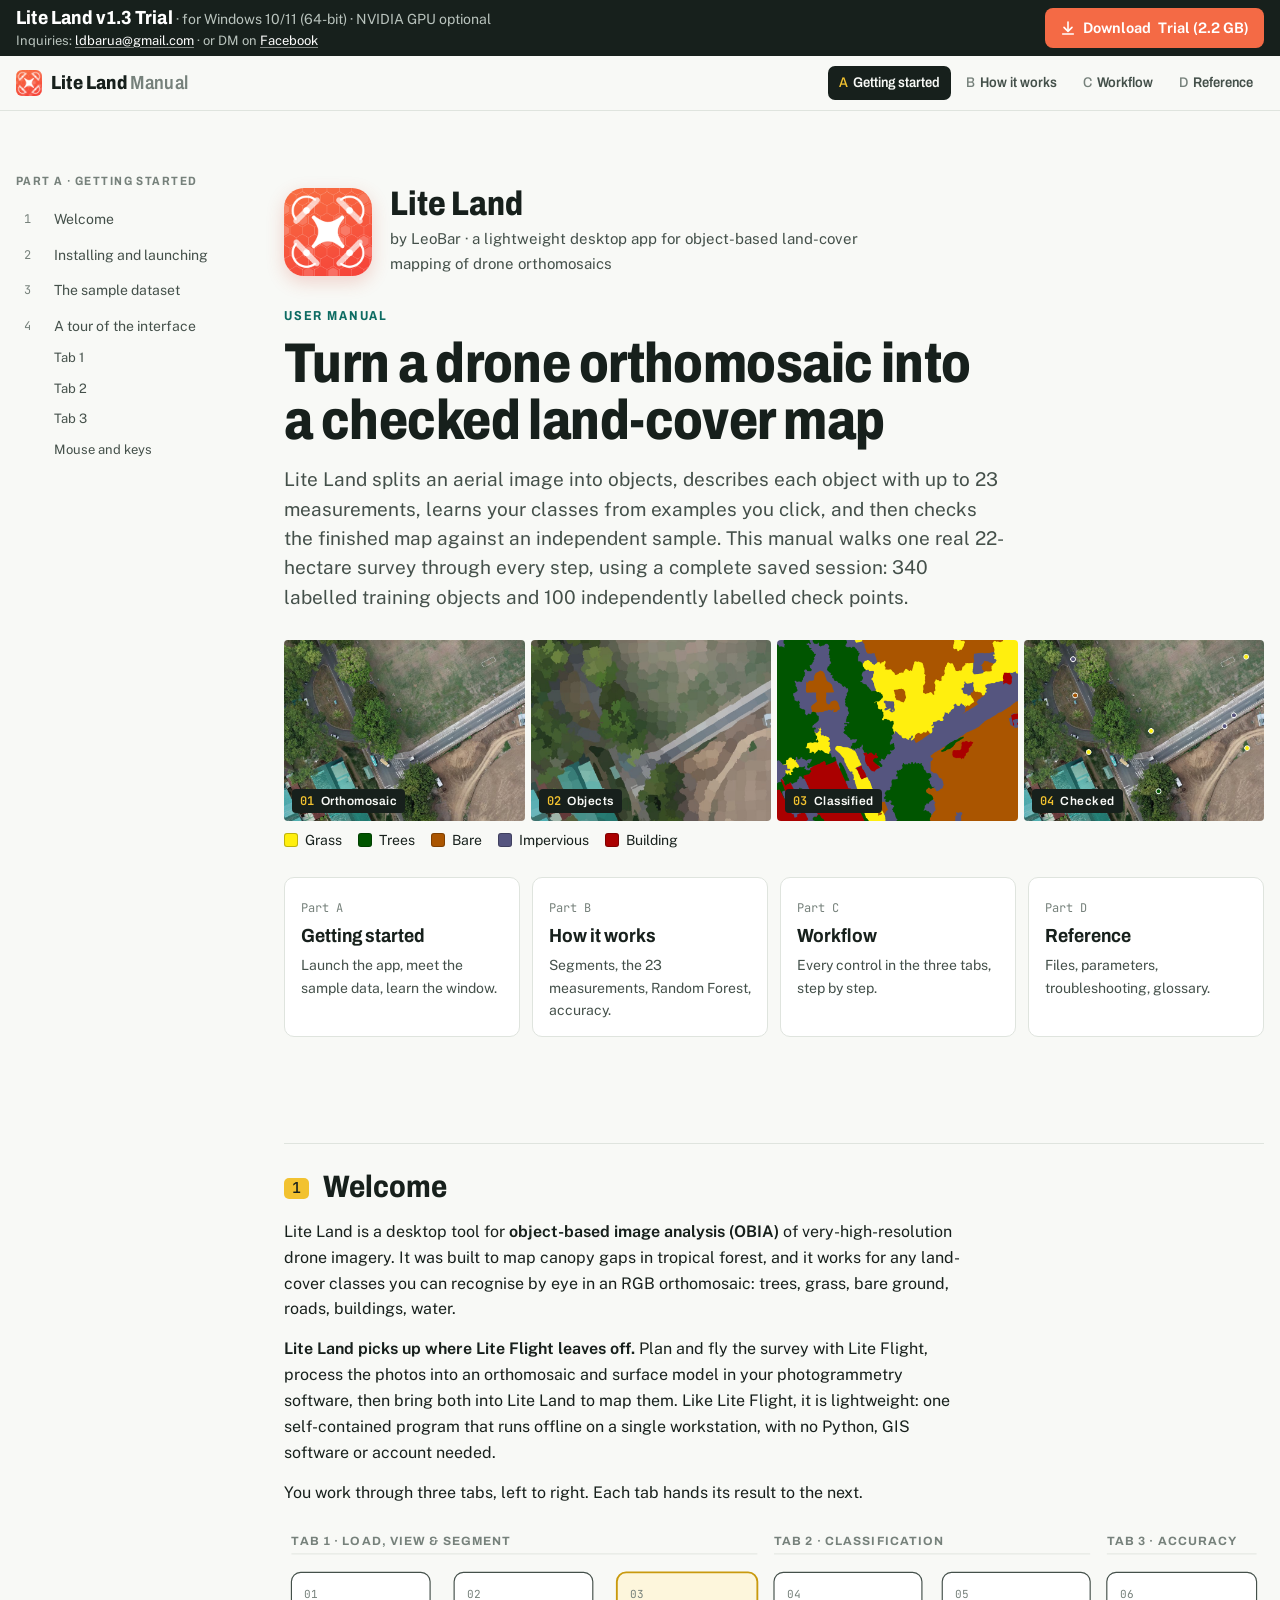
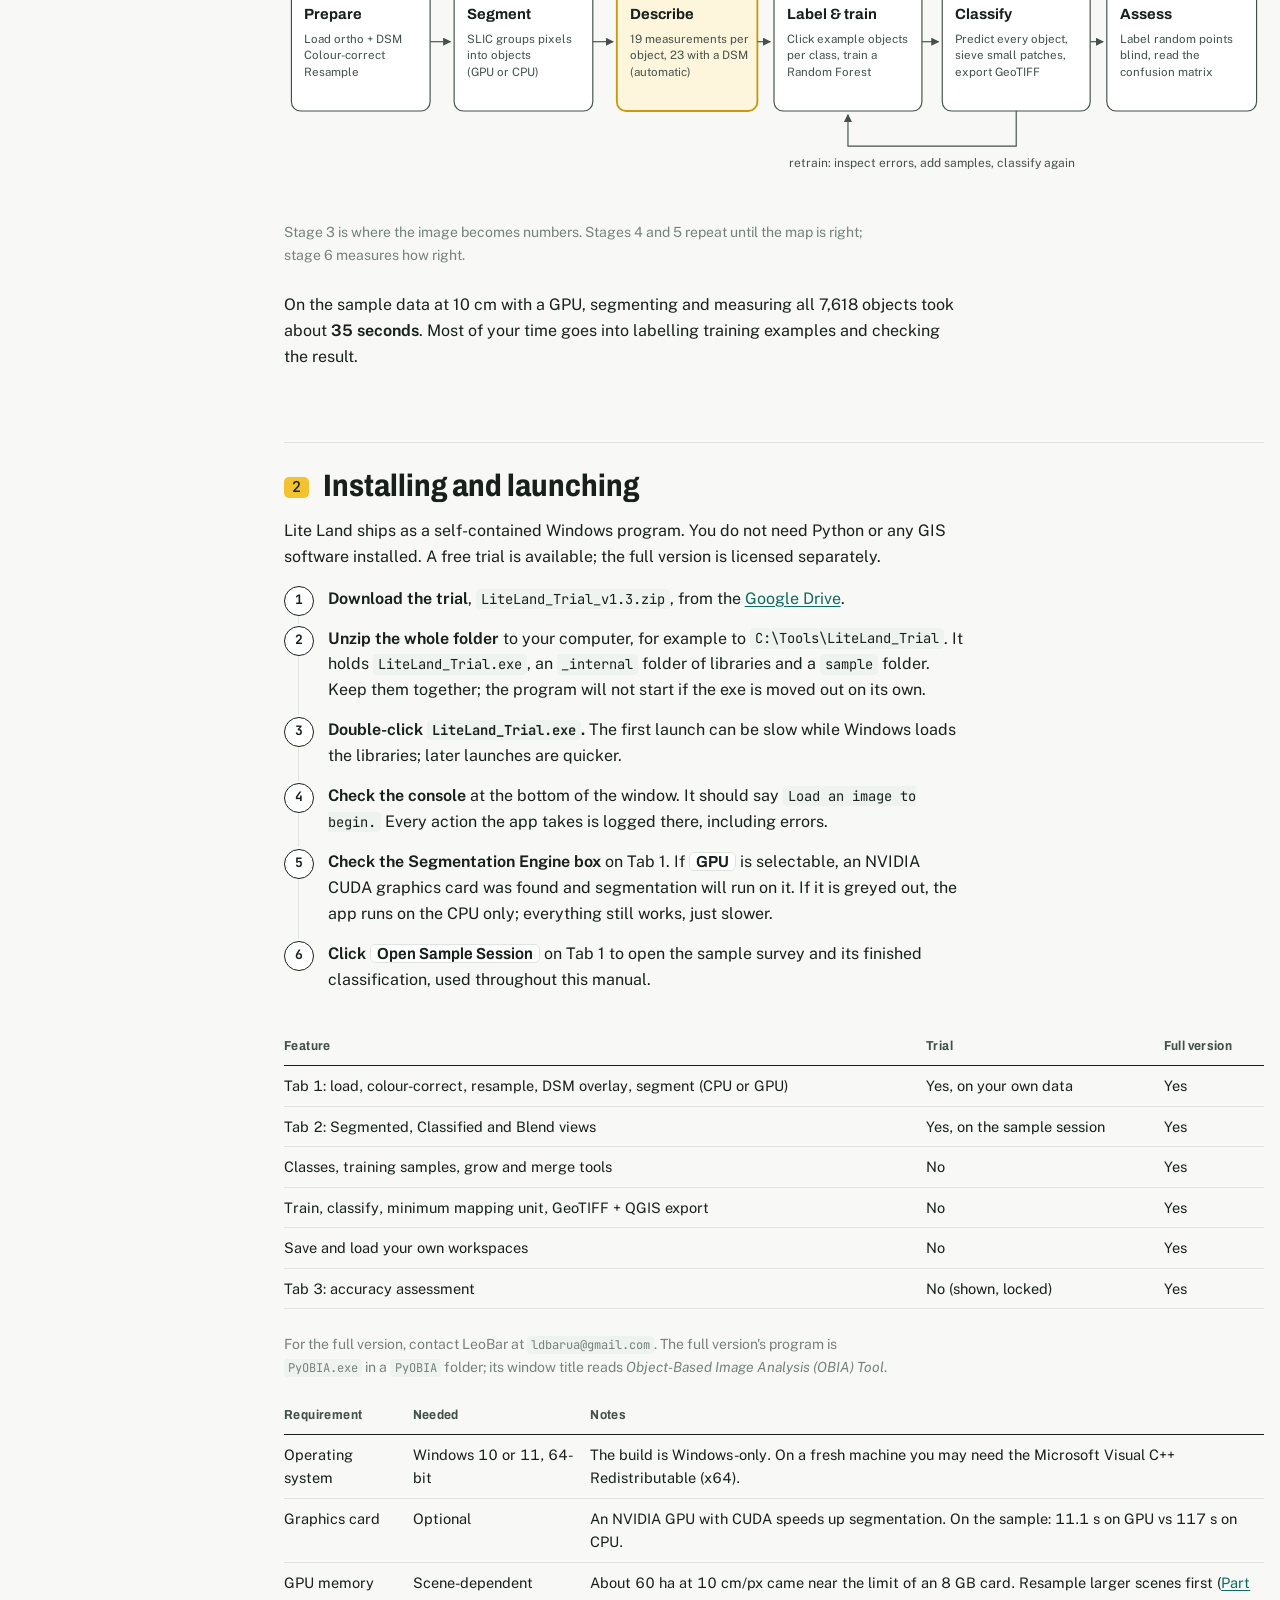
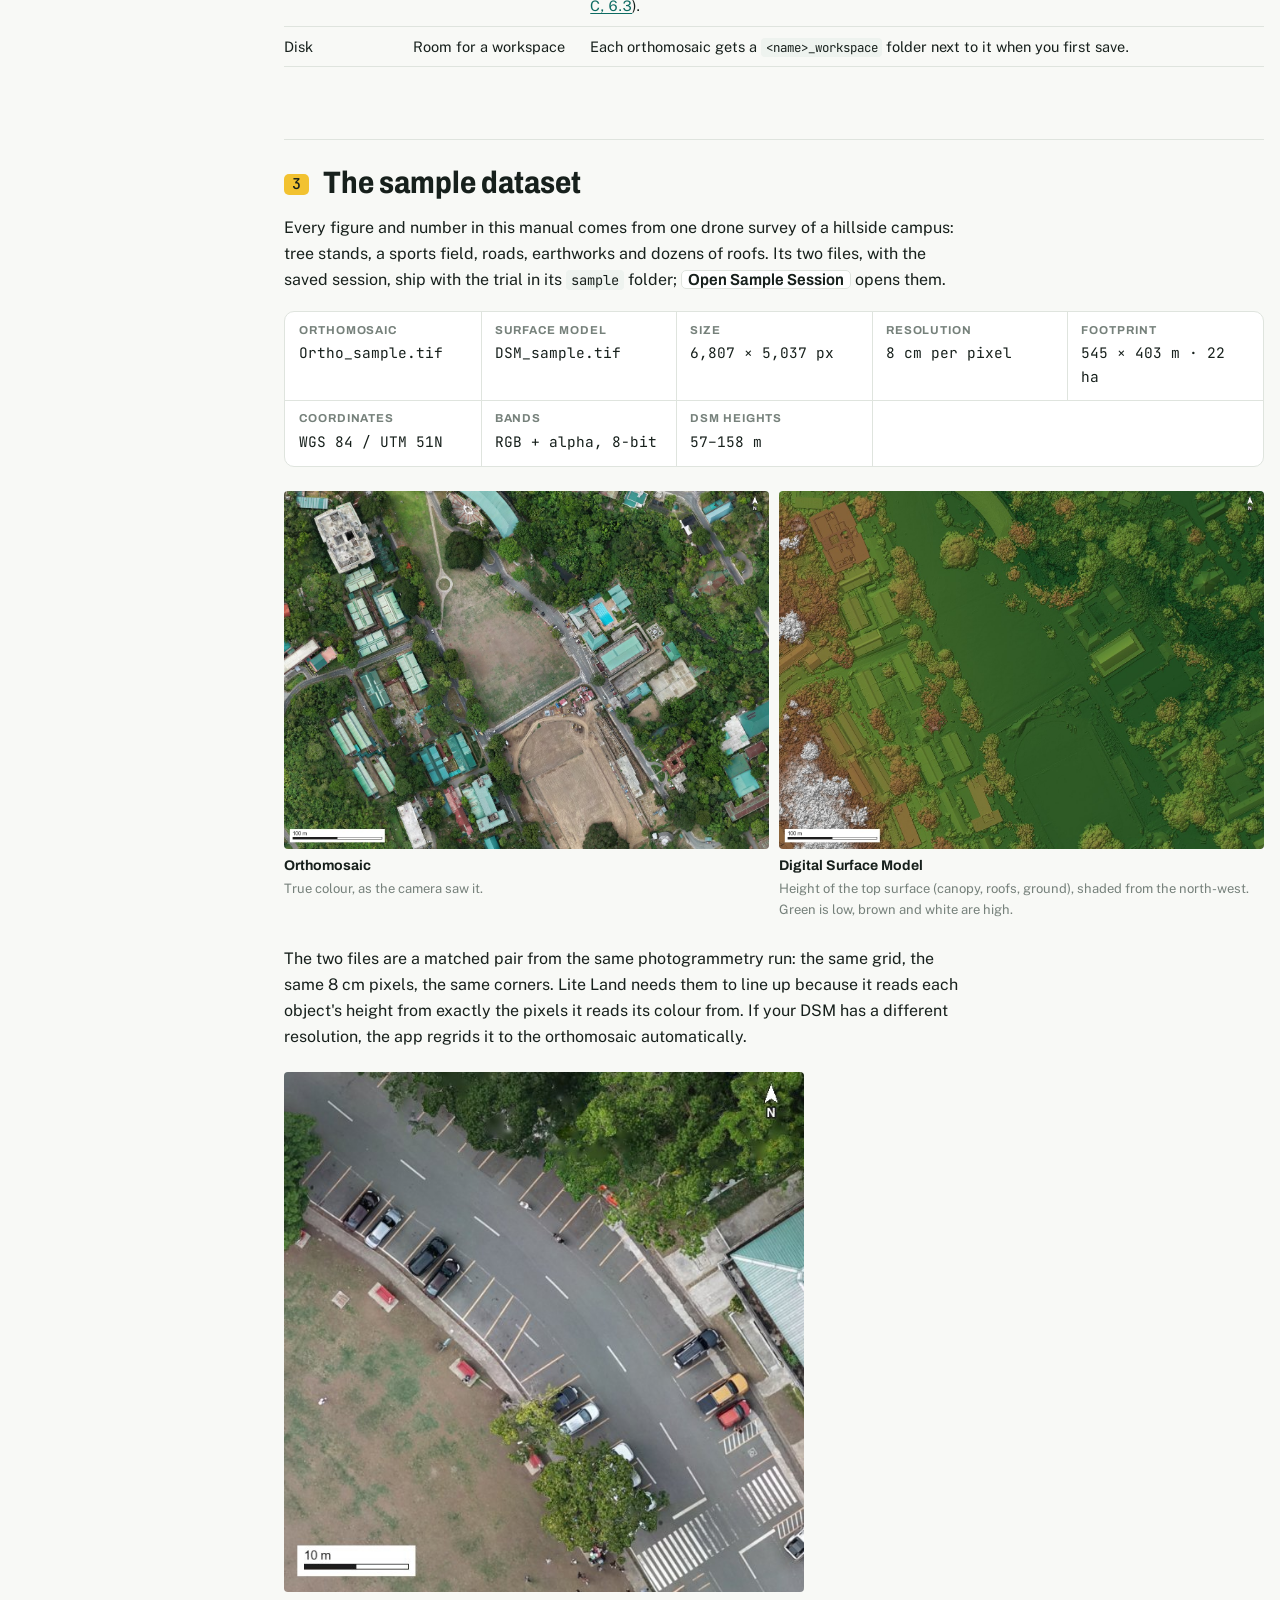
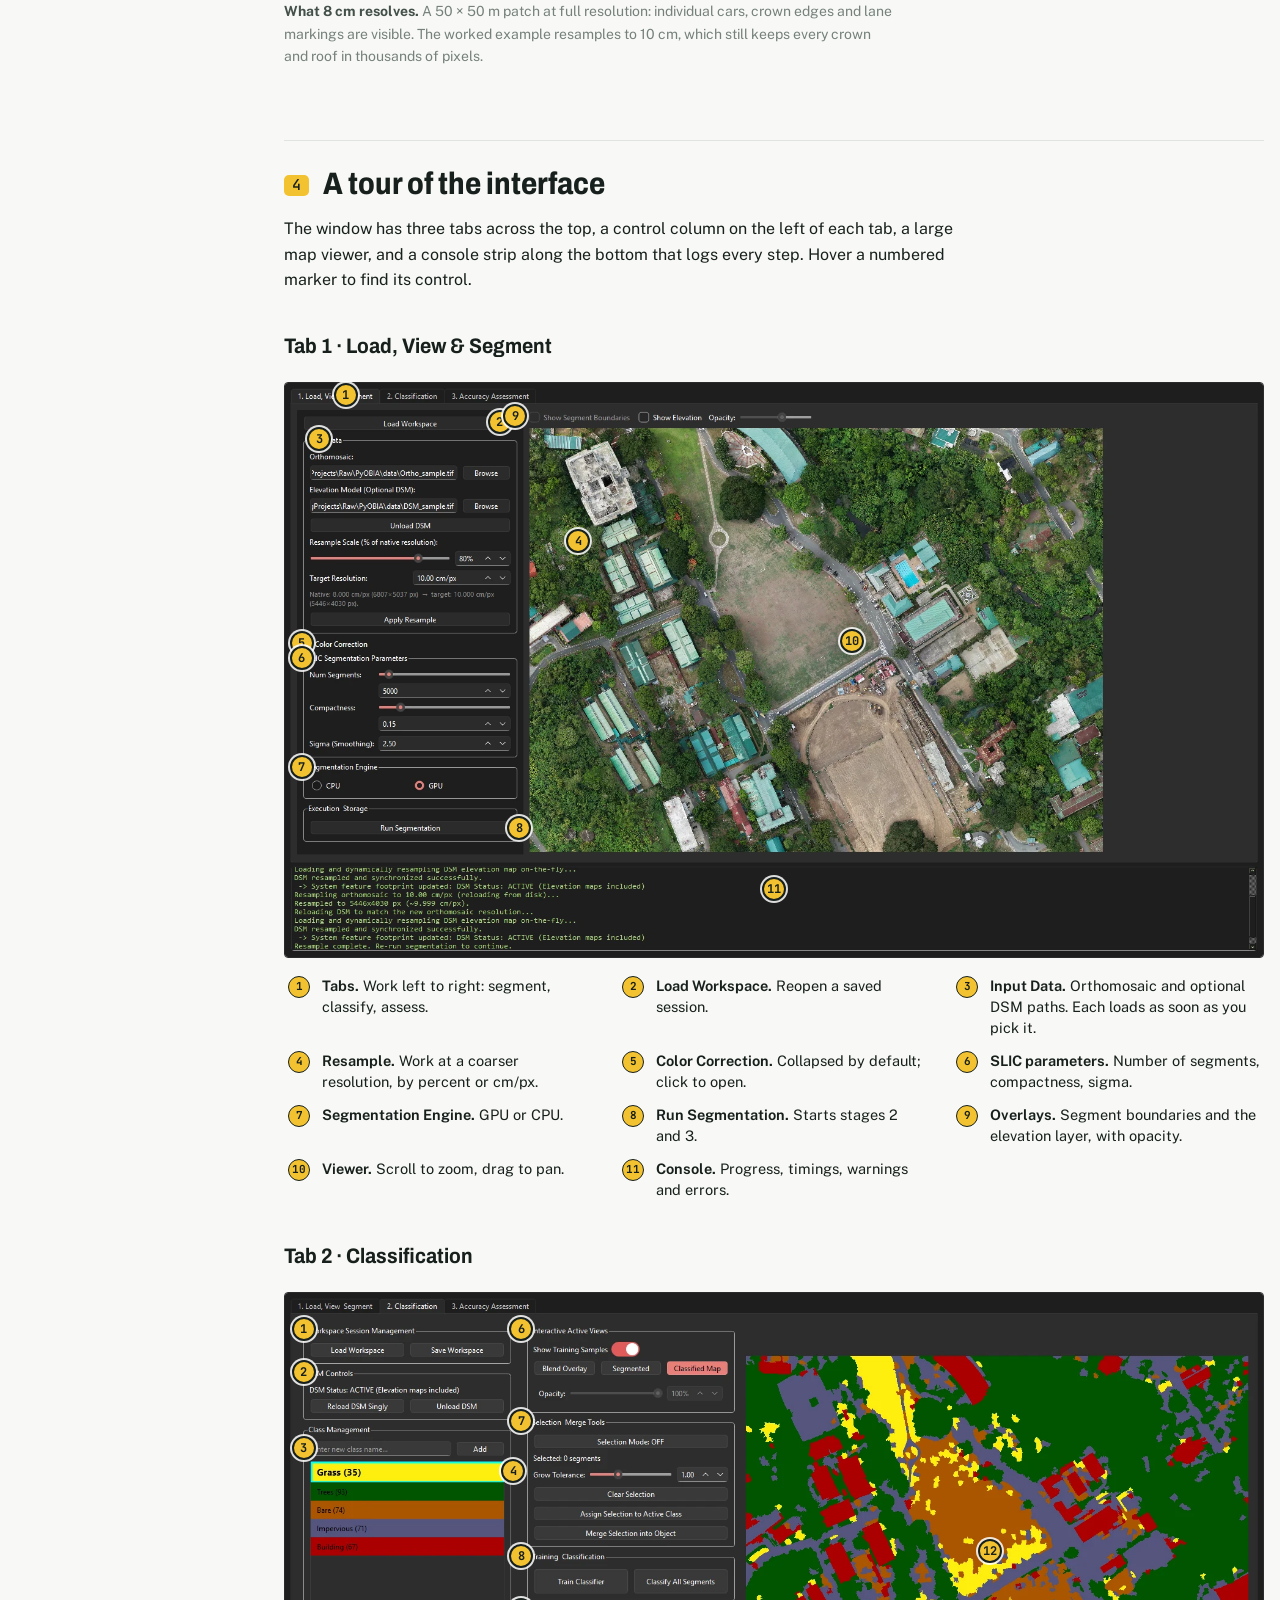
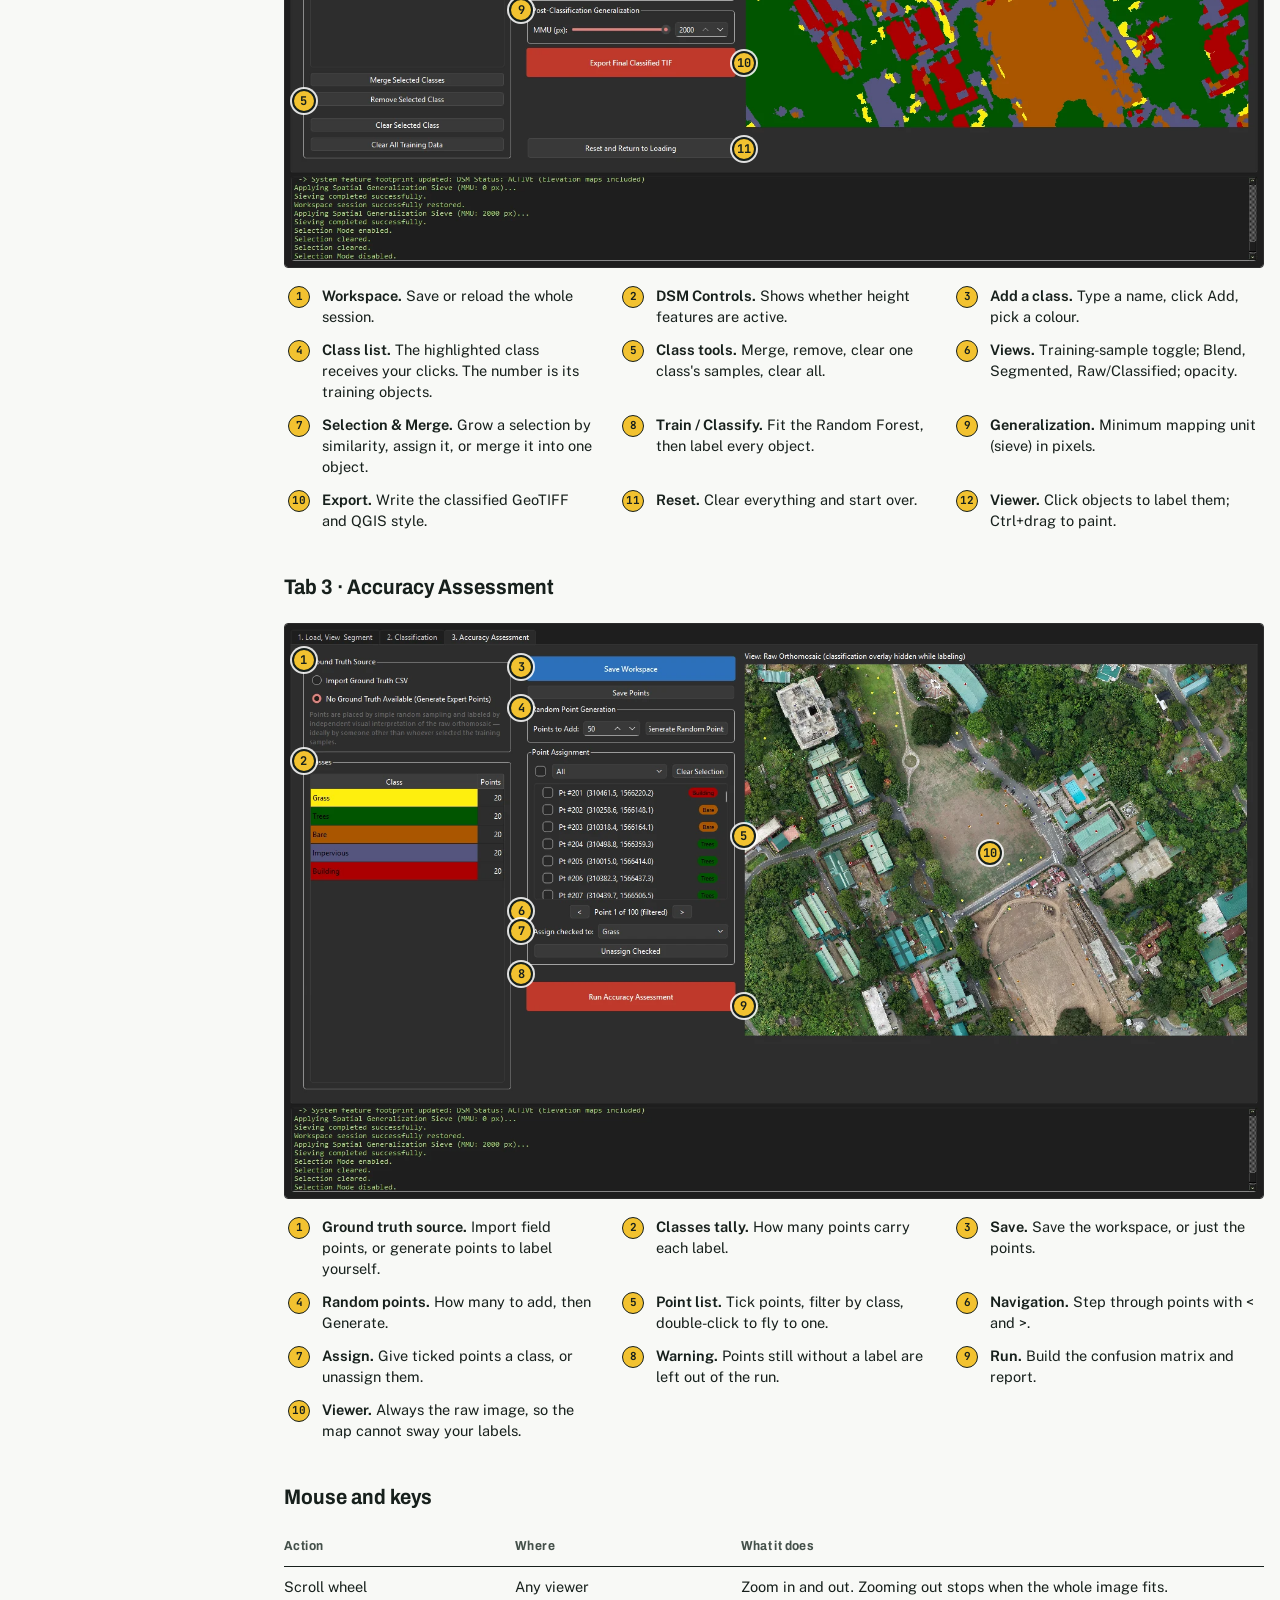
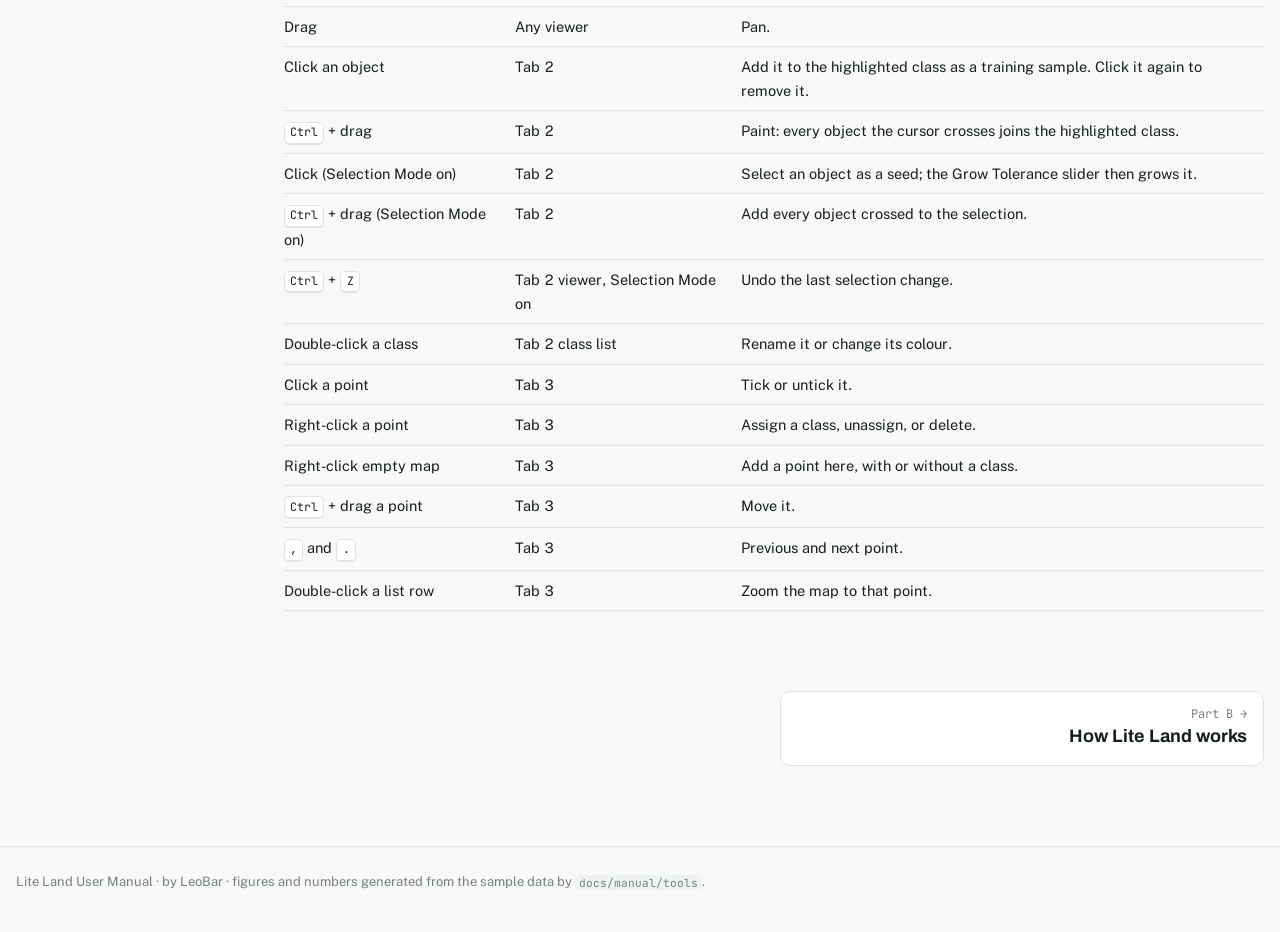
<file: docs/index.html>
<!doctype html>
<html lang="en">
<head>
<meta charset="utf-8">
<meta name="viewport" content="width=device-width, initial-scale=1, viewport-fit=cover">
<title>Lite Land User Manual</title>
<link rel="preconnect" href="https://fonts.googleapis.com">
<link rel="preconnect" href="https://fonts.gstatic.com" crossorigin>
<link rel="stylesheet" href="https://fonts.googleapis.com/css2?family=Archivo:wdth,wght@75..100,500..800&family=JetBrains+Mono:wght@400;500;700&family=Public+Sans:ital,wght@0,400;0,600;0,700;1,400&display=swap">
<link rel="icon" type="image/png" href="img/brand/lite_land_64.png">
<link rel="apple-touch-icon" href="img/brand/lite_land_180.png">
<link rel="stylesheet" href="manual.css">
</head>
<body>
<header class="topbar">
  <div class="getbar">
    <div class="getbar-in">
      <div class="getbar-id">
        <p><b>Lite Land v1.3 Trial</b> <span>· for Windows 10/11 (64-bit) · NVIDIA GPU optional</span></p>
        <p class="getbar-contact">Inquiries: <a href="mailto:ldbarua@gmail.com">ldbarua@gmail.com</a><span class="sep"> · </span>or DM on <a href="https://www.facebook.com/leonardo.barua" target="_blank" rel="noopener">Facebook</a></p>
      </div>
      <a class="getbar-btn" data-goatcounter-click="download-trial" data-goatcounter-title="Download Lite Land trial (top bar)" href="https://drive.google.com/file/d/1JxOnxnY069Mfg6nPAA1eiSF7T0b4u91c/view?usp=drive_link" target="_blank" rel="noopener"><svg viewBox="0 0 24 24" fill="none" stroke="currentColor" stroke-width="2.4" stroke-linecap="round" stroke-linejoin="round" aria-hidden="true"><path d="M12 3v12"/><path d="m6 11 6 6 6-6"/><path d="M4 21h16"/></svg>Download<span class="long"> Trial (2.2 GB)</span></a>
    </div>
  </div>
  <div class="topbar-inner">
  <a class="brand" href="index.html"><img class="brand-mark" src="img/brand/lite_land_64.png" alt="" width="26" height="26"><span>Lite Land <span class="brand-sub">Manual</span></span></a>
  <nav class="parts" aria-label="Manual parts">
    <a href="index.html" aria-current="page"><span>A</span>Getting started</a>
    <a href="concepts.html"><span>B</span>How it works</a>
    <a href="workflow.html"><span>C</span>Workflow</a>
    <a href="reference.html"><span>D</span>Reference</a>
  </nav>
</div></header>

<div class="frame">
<aside class="toc" aria-label="On this page">
  <p class="toc-title">Part A · Getting started</p>
  <ol>
    <li><a href="#welcome"><span class="n">1</span>Welcome</a></li>
    <li><a href="#install"><span class="n">2</span>Installing and launching</a></li>
    <li><a href="#sample"><span class="n">3</span>The sample dataset</a></li>
    <li><a href="#tour"><span class="n">4</span>A tour of the interface</a>
      <ol>
        <li><a href="#tour-tab1">Tab 1</a></li>
        <li><a href="#tour-tab2">Tab 2</a></li>
        <li><a href="#tour-tab3">Tab 3</a></li>
        <li><a href="#controls">Mouse and keys</a></li>
      </ol>
    </li>
  </ol>
</aside>

<main>
<section class="hero">
  <div class="lockup">
    <img src="img/brand/lite_land_256.png" alt="Lite Land icon: a white quadcopter over orange hexagonal cells" width="88" height="88">
    <div>
      <p class="lockup-name">Lite Land</p>
      <p class="lockup-by">by LeoBar · a lightweight desktop app for object-based land-cover mapping of drone orthomosaics</p>
    </div>
  </div>
  <p class="eyebrow">User manual</p>
  <h1>Turn a drone orthomosaic into a checked land-cover map</h1>
  <p class="lead">Lite Land splits an aerial image into objects, describes each object with up to 23 measurements, learns your classes from examples you click, and then checks the finished map against an independent sample. This manual walks one real 22-hectare survey through every step, using a complete saved session: 340 labelled training objects and 100 independently labelled check points.</p>
  <div class="hero-strip">
    <figure><img src="img/view_raw.jpg" alt="Orthomosaic crop of trees, a field, a road and roofs"><figcaption><b>01</b>Orthomosaic</figcaption></figure>
    <figure><img src="img/view_segmented.jpg" alt="The same crop split into segments, each filled with its mean colour"><figcaption><b>02</b>Objects</figcaption></figure>
    <figure><img src="img/view_classified.png" alt="The same crop classified into five land-cover classes"><figcaption><b>03</b>Classified</figcaption></figure>
    <figure><img src="img/view_points.jpg" alt="Reference points over the crop, coloured by their labelled class"><figcaption><b>04</b>Checked</figcaption></figure>
  </div>
  <ul class="classes" aria-label="Classes used in the worked example">
    <li><i style="background:var(--c-grass)"></i>Grass</li>
    <li><i style="background:var(--c-trees)"></i>Trees</li>
    <li><i style="background:var(--c-bare)"></i>Bare</li>
    <li><i style="background:var(--c-imp)"></i>Impervious</li>
    <li><i style="background:var(--c-bld)"></i>Building</li>
  </ul>
  <div class="cards">
    <a class="card" href="#welcome"><span class="k">Part A</span><h3>Getting started</h3><p>Launch the app, meet the sample data, learn the window.</p></a>
    <a class="card" href="concepts.html"><span class="k">Part B</span><h3>How it works</h3><p>Segments, the 23 measurements, Random Forest, accuracy.</p></a>
    <a class="card" href="workflow.html"><span class="k">Part C</span><h3>Workflow</h3><p>Every control in the three tabs, step by step.</p></a>
    <a class="card" href="reference.html"><span class="k">Part D</span><h3>Reference</h3><p>Files, parameters, troubleshooting, glossary.</p></a>
  </div>
</section>

<h2 id="welcome"><span class="num">1</span>Welcome</h2>
<p>Lite Land is a desktop tool for <strong>object-based image analysis (OBIA)</strong> of very-high-resolution drone imagery. It was built to map canopy gaps in tropical forest, and it works for any land-cover classes you can recognise by eye in an RGB orthomosaic: trees, grass, bare ground, roads, buildings, water.</p>
<p><strong>Lite Land picks up where Lite Flight leaves off.</strong> Plan and fly the survey with Lite Flight, process the photos into an orthomosaic and surface model in your photogrammetry software, then bring both into Lite Land to map them. Like Lite Flight, it is lightweight: one self-contained program that runs offline on a single workstation, with no Python, GIS software or account needed.</p>
<p>You work through three tabs, left to right. Each tab hands its result to the next.</p>

<figure class="wide">
<svg viewBox="0 0 1060 300" role="img" aria-label="Six stages across three tabs turn an orthomosaic into a checked map" style="width:100%;height:auto;font-family:'Public Sans',sans-serif">
  <defs><marker id="pa" viewBox="0 0 10 10" refX="9" refY="5" markerWidth="7" markerHeight="7" orient="auto-start-reverse"><path d="M0 0L10 5L0 10z" fill="#44504a"/></marker></defs>
  <g font-family="Archivo, sans-serif" font-weight="700" font-size="13" letter-spacing="1.2" fill="#76817b">
    <text x="8" y="18">TAB 1 · LOAD, VIEW &amp; SEGMENT</text>
    <text x="530" y="18">TAB 2 · CLASSIFICATION</text>
    <text x="890" y="18">TAB 3 · ACCURACY</text>
  </g>
  <g stroke="#dfe4de" stroke-width="1"><line x1="8" x2="512" y1="28" y2="28"/><line x1="530" x2="872" y1="28" y2="28"/><line x1="890" x2="1052" y1="28" y2="28"/></g>
  <g fill="#fff" stroke="#44504a" stroke-width="1.25">
    <rect x="8" y="48" width="150" height="150" rx="10"/>
    <rect x="184" y="48" width="150" height="150" rx="10"/>
    <rect x="360" y="48" width="152" height="150" rx="10" fill="#fdf6dc" stroke="#c99a0e" stroke-width="2"/>
    <rect x="530" y="48" width="160" height="150" rx="10"/>
    <rect x="712" y="48" width="160" height="150" rx="10"/>
    <rect x="890" y="48" width="162" height="150" rx="10"/>
  </g>
  <g fill="none" stroke="#44504a" stroke-width="1.25">
    <path d="M158 123H180" marker-end="url(#pa)"/><path d="M334 123H356" marker-end="url(#pa)"/><path d="M512 123H526" marker-end="url(#pa)"/>
    <path d="M690 123H708" marker-end="url(#pa)"/><path d="M872 123H886" marker-end="url(#pa)"/>
    <path d="M792 198V236H610V202" marker-end="url(#pa)"/>
  </g>
  <g font-size="12.5" fill="#44504a">
    <text x="22" y="76" font-family="JetBrains Mono, monospace" font-size="12" fill="#76817b">01</text>
    <text x="22" y="98" font-weight="700" font-size="16" fill="#17201c" font-family="Archivo, sans-serif">Prepare</text>
    <text x="22" y="124">Load ortho + DSM</text><text x="22" y="142">Colour-correct</text><text x="22" y="160">Resample</text>
    <text x="198" y="76" font-family="JetBrains Mono, monospace" font-size="12" fill="#76817b">02</text>
    <text x="198" y="98" font-weight="700" font-size="16" fill="#17201c" font-family="Archivo, sans-serif">Segment</text>
    <text x="198" y="124">SLIC groups pixels</text><text x="198" y="142">into objects</text><text x="198" y="160">(GPU or CPU)</text>
    <text x="374" y="76" font-family="JetBrains Mono, monospace" font-size="12" fill="#76817b">03</text>
    <text x="374" y="98" font-weight="700" font-size="16" fill="#17201c" font-family="Archivo, sans-serif">Describe</text>
    <text x="374" y="124">19 measurements per</text><text x="374" y="142">object, 23 with a DSM</text><text x="374" y="160">(automatic)</text>
    <text x="544" y="76" font-family="JetBrains Mono, monospace" font-size="12" fill="#76817b">04</text>
    <text x="544" y="98" font-weight="700" font-size="16" fill="#17201c" font-family="Archivo, sans-serif">Label &amp; train</text>
    <text x="544" y="124">Click example objects</text><text x="544" y="142">per class, train a</text><text x="544" y="160">Random Forest</text>
    <text x="726" y="76" font-family="JetBrains Mono, monospace" font-size="12" fill="#76817b">05</text>
    <text x="726" y="98" font-weight="700" font-size="16" fill="#17201c" font-family="Archivo, sans-serif">Classify</text>
    <text x="726" y="124">Predict every object,</text><text x="726" y="142">sieve small patches,</text><text x="726" y="160">export GeoTIFF</text>
    <text x="904" y="76" font-family="JetBrains Mono, monospace" font-size="12" fill="#76817b">06</text>
    <text x="904" y="98" font-weight="700" font-size="16" fill="#17201c" font-family="Archivo, sans-serif">Assess</text>
    <text x="904" y="124">Label random points</text><text x="904" y="142">blind, read the</text><text x="904" y="160">confusion matrix</text>
  </g>
  <text x="701" y="258" text-anchor="middle" font-size="13" fill="#44504a">retrain: inspect errors, add samples, classify again</text>
</svg>
<figcaption>Stage 3 is where the image becomes numbers. Stages 4 and 5 repeat until the map is right; stage 6 measures how right.</figcaption>
</figure>

<p>On the sample data at 10 cm with a GPU, segmenting and measuring all <span data-d="segmentation.segments" data-fmt="int"></span> objects took about <strong>35 seconds</strong>. Most of your time goes into labelling training examples and checking the result.</p>

<h2 id="install"><span class="num">2</span>Installing and launching</h2>
<p>Lite Land ships as a self-contained Windows program. You do not need Python or any GIS software installed. A free trial is available; the full version is licensed separately.</p>
<ol class="steps">
  <li><strong>Download the trial</strong>, <code>LiteLand_Trial_v1.3.zip</code>, from the <a href="https://drive.google.com/file/d/1JxOnxnY069Mfg6nPAA1eiSF7T0b4u91c/view?usp=drive_link" target="_blank" rel="noopener" data-goatcounter-click="download-trial" data-goatcounter-title="Download Lite Land trial (install steps)">Google Drive</a>.</li>
  <li><strong>Unzip the whole folder</strong> to your computer, for example to <code>C:\Tools\LiteLand_Trial</code>. It holds <code>LiteLand_Trial.exe</code>, an <code>_internal</code> folder of libraries and a <code>sample</code> folder. Keep them together; the program will not start if the exe is moved out on its own.</li>
  <li><strong>Double-click <code>LiteLand_Trial.exe</code>.</strong> The first launch can be slow while Windows loads the libraries; later launches are quicker.</li>
  <li><strong>Check the console</strong> at the bottom of the window. It should say <code>Load an image to begin.</code> Every action the app takes is logged there, including errors.</li>
  <li><strong>Check the Segmentation Engine box</strong> on Tab 1. If <span class="ui">GPU</span> is selectable, an NVIDIA CUDA graphics card was found and segmentation will run on it. If it is greyed out, the app runs on the CPU only; everything still works, just slower.</li>
  <li><strong>Click <span class="ui">Open Sample Session</span></strong> on Tab 1 to open the sample survey and its finished classification, used throughout this manual.</li>
</ol>
<div class="table-wrap"><table>
  <thead><tr><th>Feature</th><th>Trial</th><th>Full version</th></tr></thead>
  <tbody>
    <tr><td>Tab 1: load, colour-correct, resample, DSM overlay, segment (CPU or GPU)</td><td>Yes, on your own data</td><td>Yes</td></tr>
    <tr><td>Tab 2: Segmented, Classified and Blend views</td><td>Yes, on the sample session</td><td>Yes</td></tr>
    <tr><td>Classes, training samples, grow and merge tools</td><td>No</td><td>Yes</td></tr>
    <tr><td>Train, classify, minimum mapping unit, GeoTIFF + QGIS export</td><td>No</td><td>Yes</td></tr>
    <tr><td>Save and load your own workspaces</td><td>No</td><td>Yes</td></tr>
    <tr><td>Tab 3: accuracy assessment</td><td>No (shown, locked)</td><td>Yes</td></tr>
  </tbody>
</table></div>
<p class="small">For the full version, contact LeoBar at <code>ldbarua@gmail.com</code>. The full version's program is <code>PyOBIA.exe</code> in a <code>PyOBIA</code> folder; its window title reads <em>Object-Based Image Analysis (OBIA) Tool</em>.</p>
<div class="table-wrap"><table>
  <thead><tr><th>Requirement</th><th>Needed</th><th>Notes</th></tr></thead>
  <tbody>
    <tr><td>Operating system</td><td>Windows 10 or 11, 64-bit</td><td>The build is Windows-only. On a fresh machine you may need the Microsoft Visual C++ Redistributable (x64).</td></tr>
    <tr><td>Graphics card</td><td>Optional</td><td>An NVIDIA GPU with CUDA speeds up segmentation. On the sample: <span data-d="seg_series.k8000.seconds" data-fmt="f1"></span> s on GPU vs <span data-d="seg_series.cpu_k8000.seconds" data-fmt="f0"></span> s on CPU.</td></tr>
    <tr><td>GPU memory</td><td>Scene-dependent</td><td>About 60 ha at 10 cm/px came near the limit of an 8 GB card. Resample larger scenes first (<a href="workflow.html#resample">Part C, 6.3</a>).</td></tr>
    <tr><td>Disk</td><td>Room for a workspace</td><td>Each orthomosaic gets a <code>&lt;name&gt;_workspace</code> folder next to it when you first save.</td></tr>
  </tbody>
</table></div>

<h2 id="sample"><span class="num">3</span>The sample dataset</h2>
<p>Every figure and number in this manual comes from one drone survey of a hillside campus: tree stands, a sports field, roads, earthworks and dozens of roofs. Its two files, with the saved session, ship with the trial in its <code>sample</code> folder; <span class="ui">Open Sample Session</span> opens them.</p>
<dl class="kv">
  <div><dt>Orthomosaic</dt><dd>Ortho_sample.tif</dd></div>
  <div><dt>Surface model</dt><dd>DSM_sample.tif</dd></div>
  <div><dt>Size</dt><dd><span data-d="grid.native_width" data-fmt="int"></span> × <span data-d="grid.native_height" data-fmt="int"></span> px</dd></div>
  <div><dt>Resolution</dt><dd>8 cm per pixel</dd></div>
  <div><dt>Footprint</dt><dd>545 × 403 m · 22 ha</dd></div>
  <div><dt>Coordinates</dt><dd>WGS 84 / UTM 51N</dd></div>
  <div><dt>Bands</dt><dd>RGB + alpha, 8-bit</dd></div>
  <div><dt>DSM heights</dt><dd><span data-d="dsm.min" data-fmt="f0"></span>–<span data-d="dsm.max" data-fmt="f0"></span> m</dd></div>
</dl>
<div class="strip c2">
  <figure><img src="img/sample_ortho.jpg" alt="The full sample orthomosaic"><figcaption><b>Orthomosaic</b> True colour, as the camera saw it.</figcaption></figure>
  <figure><img src="img/sample_dsm.jpg" alt="The DSM shown as coloured, hill-shaded elevation"><figcaption><b>Digital Surface Model</b> Height of the top surface (canopy, roofs, ground), shaded from the north-west. Green is low, brown and white are high.</figcaption></figure>
</div>
<p>The two files are a matched pair from the same photogrammetry run: the same grid, the same 8 cm pixels, the same corners. Lite Land needs them to line up because it reads each object's height from exactly the pixels it reads its colour from. If your DSM has a different resolution, the app regrids it to the orthomosaic automatically.</p>
<figure>
  <img src="img/sample_inset_8cm.jpg" alt="A 50 by 50 metre patch at full 8 cm resolution showing parked cars and individual tree crowns" style="max-width:520px">
  <figcaption><b>What 8 cm resolves.</b> A 50 × 50 m patch at full resolution: individual cars, crown edges and lane markings are visible. The worked example resamples to 10 cm, which still keeps every crown and roof in thousands of pixels.</figcaption>
</figure>

<h2 id="tour"><span class="num">4</span>A tour of the interface</h2>
<p>The window has three tabs across the top, a control column on the left of each tab, a large map viewer, and a console strip along the bottom that logs every step. Hover a numbered marker to find its control.</p>

<h3 id="tour-tab1">Tab 1 · Load, View &amp; Segment</h3>
<div class="shot">
  <div class="shot-img">
    <img src="img/app/04_resampled.webp" alt="Lite Land Tab 1 with the sample orthomosaic loaded and resampled to 10 cm">
    <span class="pin" style="left:6.3%;top:2.3%">1</span>
    <span class="pin" style="left:22%;top:7%">2</span>
    <span class="pin" style="left:3.6%;top:10%">3</span>
    <span class="pin" style="left:30%;top:27.7%">4</span>
    <span class="pin" style="left:1.8%;top:45.4%">5</span>
    <span class="pin" style="left:1.8%;top:48%">6</span>
    <span class="pin" style="left:1.8%;top:66.8%">7</span>
    <span class="pin" style="left:24%;top:77.4%">8</span>
    <span class="pin" style="left:23.6%;top:6%">9</span>
    <span class="pin" style="left:58%;top:45%">10</span>
    <span class="pin" style="left:50%;top:88%">11</span>
  </div>
  <ol class="legend-list">
    <li><span class="k">1</span><span><b>Tabs.</b> Work left to right: segment, classify, assess.</span></li>
    <li><span class="k">2</span><span><b>Load Workspace.</b> Reopen a saved session.</span></li>
    <li><span class="k">3</span><span><b>Input Data.</b> Orthomosaic and optional DSM paths. Each loads as soon as you pick it.</span></li>
    <li><span class="k">4</span><span><b>Resample.</b> Work at a coarser resolution, by percent or cm/px.</span></li>
    <li><span class="k">5</span><span><b>Color Correction.</b> Collapsed by default; click to open.</span></li>
    <li><span class="k">6</span><span><b>SLIC parameters.</b> Number of segments, compactness, sigma.</span></li>
    <li><span class="k">7</span><span><b>Segmentation Engine.</b> GPU or CPU.</span></li>
    <li><span class="k">8</span><span><b>Run Segmentation.</b> Starts stages 2 and 3.</span></li>
    <li><span class="k">9</span><span><b>Overlays.</b> Segment boundaries and the elevation layer, with opacity.</span></li>
    <li><span class="k">10</span><span><b>Viewer.</b> Scroll to zoom, drag to pan.</span></li>
    <li><span class="k">11</span><span><b>Console.</b> Progress, timings, warnings and errors.</span></li>
  </ol>
</div>

<h3 id="tour-tab2">Tab 2 · Classification</h3>
<div class="shot">
  <div class="shot-img">
    <img src="img/app/14_classified.webp" alt="Lite Land Tab 2 showing the five classes and the classified sample map">
    <span class="pin" style="left:2%;top:6.5%">1</span>
    <span class="pin" style="left:2%;top:14%">2</span>
    <span class="pin" style="left:2%;top:27.2%">3</span>
    <span class="pin" style="left:23.4%;top:31.2%">4</span>
    <span class="pin" style="left:2%;top:71%">5</span>
    <span class="pin" style="left:24.2%;top:6.5%">6</span>
    <span class="pin" style="left:24.2%;top:22.5%">7</span>
    <span class="pin" style="left:24.2%;top:45.9%">8</span>
    <span class="pin" style="left:24.2%;top:55.3%">9</span>
    <span class="pin" style="left:46.9%;top:64.4%">10</span>
    <span class="pin" style="left:46.9%;top:79.3%">11</span>
    <span class="pin" style="left:72%;top:45%">12</span>
  </div>
  <ol class="legend-list">
    <li><span class="k">1</span><span><b>Workspace.</b> Save or reload the whole session.</span></li>
    <li><span class="k">2</span><span><b>DSM Controls.</b> Shows whether height features are active.</span></li>
    <li><span class="k">3</span><span><b>Add a class.</b> Type a name, click Add, pick a colour.</span></li>
    <li><span class="k">4</span><span><b>Class list.</b> The highlighted class receives your clicks. The number is its training objects.</span></li>
    <li><span class="k">5</span><span><b>Class tools.</b> Merge, remove, clear one class's samples, clear all.</span></li>
    <li><span class="k">6</span><span><b>Views.</b> Training-sample toggle; Blend, Segmented, Raw/Classified; opacity.</span></li>
    <li><span class="k">7</span><span><b>Selection &amp; Merge.</b> Grow a selection by similarity, assign it, or merge it into one object.</span></li>
    <li><span class="k">8</span><span><b>Train / Classify.</b> Fit the Random Forest, then label every object.</span></li>
    <li><span class="k">9</span><span><b>Generalization.</b> Minimum mapping unit (sieve) in pixels.</span></li>
    <li><span class="k">10</span><span><b>Export.</b> Write the classified GeoTIFF and QGIS style.</span></li>
    <li><span class="k">11</span><span><b>Reset.</b> Clear everything and start over.</span></li>
    <li><span class="k">12</span><span><b>Viewer.</b> Click objects to label them; Ctrl+drag to paint.</span></li>
  </ol>
</div>

<h3 id="tour-tab3">Tab 3 · Accuracy Assessment</h3>
<div class="shot">
  <div class="shot-img">
    <img src="img/app/17_accuracy_overview.webp" alt="Lite Land Tab 3 with 100 reference points over the raw orthomosaic">
    <span class="pin" style="left:2%;top:6.5%">1</span>
    <span class="pin" style="left:2%;top:24%">2</span>
    <span class="pin" style="left:24.2%;top:7.8%">3</span>
    <span class="pin" style="left:24.2%;top:14.9%">4</span>
    <span class="pin" style="left:46.9%;top:37%">5</span>
    <span class="pin" style="left:24.2%;top:50.1%">6</span>
    <span class="pin" style="left:24.2%;top:53.5%">7</span>
    <span class="pin" style="left:24.2%;top:61%">8</span>
    <span class="pin" style="left:46.9%;top:66.5%">9</span>
    <span class="pin" style="left:72%;top:40%">10</span>
  </div>
  <ol class="legend-list">
    <li><span class="k">1</span><span><b>Ground truth source.</b> Import field points, or generate points to label yourself.</span></li>
    <li><span class="k">2</span><span><b>Classes tally.</b> How many points carry each label.</span></li>
    <li><span class="k">3</span><span><b>Save.</b> Save the workspace, or just the points.</span></li>
    <li><span class="k">4</span><span><b>Random points.</b> How many to add, then Generate.</span></li>
    <li><span class="k">5</span><span><b>Point list.</b> Tick points, filter by class, double-click to fly to one.</span></li>
    <li><span class="k">6</span><span><b>Navigation.</b> Step through points with &lt; and &gt;.</span></li>
    <li><span class="k">7</span><span><b>Assign.</b> Give ticked points a class, or unassign them.</span></li>
    <li><span class="k">8</span><span><b>Warning.</b> Points still without a label are left out of the run.</span></li>
    <li><span class="k">9</span><span><b>Run.</b> Build the confusion matrix and report.</span></li>
    <li><span class="k">10</span><span><b>Viewer.</b> Always the raw image, so the map cannot sway your labels.</span></li>
  </ol>
</div>

<h3 id="controls">Mouse and keys</h3>
<div class="table-wrap"><table>
  <thead><tr><th>Action</th><th>Where</th><th>What it does</th></tr></thead>
  <tbody>
    <tr><td>Scroll wheel</td><td>Any viewer</td><td>Zoom in and out. Zooming out stops when the whole image fits.</td></tr>
    <tr><td>Drag</td><td>Any viewer</td><td>Pan.</td></tr>
    <tr><td>Click an object</td><td>Tab 2</td><td>Add it to the highlighted class as a training sample. Click it again to remove it.</td></tr>
    <tr><td><kbd>Ctrl</kbd> + drag</td><td>Tab 2</td><td>Paint: every object the cursor crosses joins the highlighted class.</td></tr>
    <tr><td>Click (Selection Mode on)</td><td>Tab 2</td><td>Select an object as a seed; the Grow Tolerance slider then grows it.</td></tr>
    <tr><td><kbd>Ctrl</kbd> + drag (Selection Mode on)</td><td>Tab 2</td><td>Add every object crossed to the selection.</td></tr>
    <tr><td><kbd>Ctrl</kbd> + <kbd>Z</kbd></td><td>Tab 2 viewer, Selection Mode on</td><td>Undo the last selection change.</td></tr>
    <tr><td>Double-click a class</td><td>Tab 2 class list</td><td>Rename it or change its colour.</td></tr>
    <tr><td>Click a point</td><td>Tab 3</td><td>Tick or untick it.</td></tr>
    <tr><td>Right-click a point</td><td>Tab 3</td><td>Assign a class, unassign, or delete.</td></tr>
    <tr><td>Right-click empty map</td><td>Tab 3</td><td>Add a point here, with or without a class.</td></tr>
    <tr><td><kbd>Ctrl</kbd> + drag a point</td><td>Tab 3</td><td>Move it.</td></tr>
    <tr><td><kbd>,</kbd> and <kbd>.</kbd></td><td>Tab 3</td><td>Previous and next point.</td></tr>
    <tr><td>Double-click a list row</td><td>Tab 3</td><td>Zoom the map to that point.</td></tr>
  </tbody>
</table></div>

<nav class="pager" aria-label="Next part">
  <a class="next" href="concepts.html"><span class="k">Part B →</span><b>How Lite Land works</b></a>
</nav>
</main>
</div>
<footer class="foot">Lite Land User Manual · by LeoBar · figures and numbers generated from the sample data by <code>docs/manual/tools</code>.</footer>
<script data-goatcounter="https://liteland.goatcounter.com/count"
        async src="https://gc.zgo.at/count.js"></script>
<script src="manual_data.js"></script>
<script src="manual.js"></script>
</body>
</html>
</file>
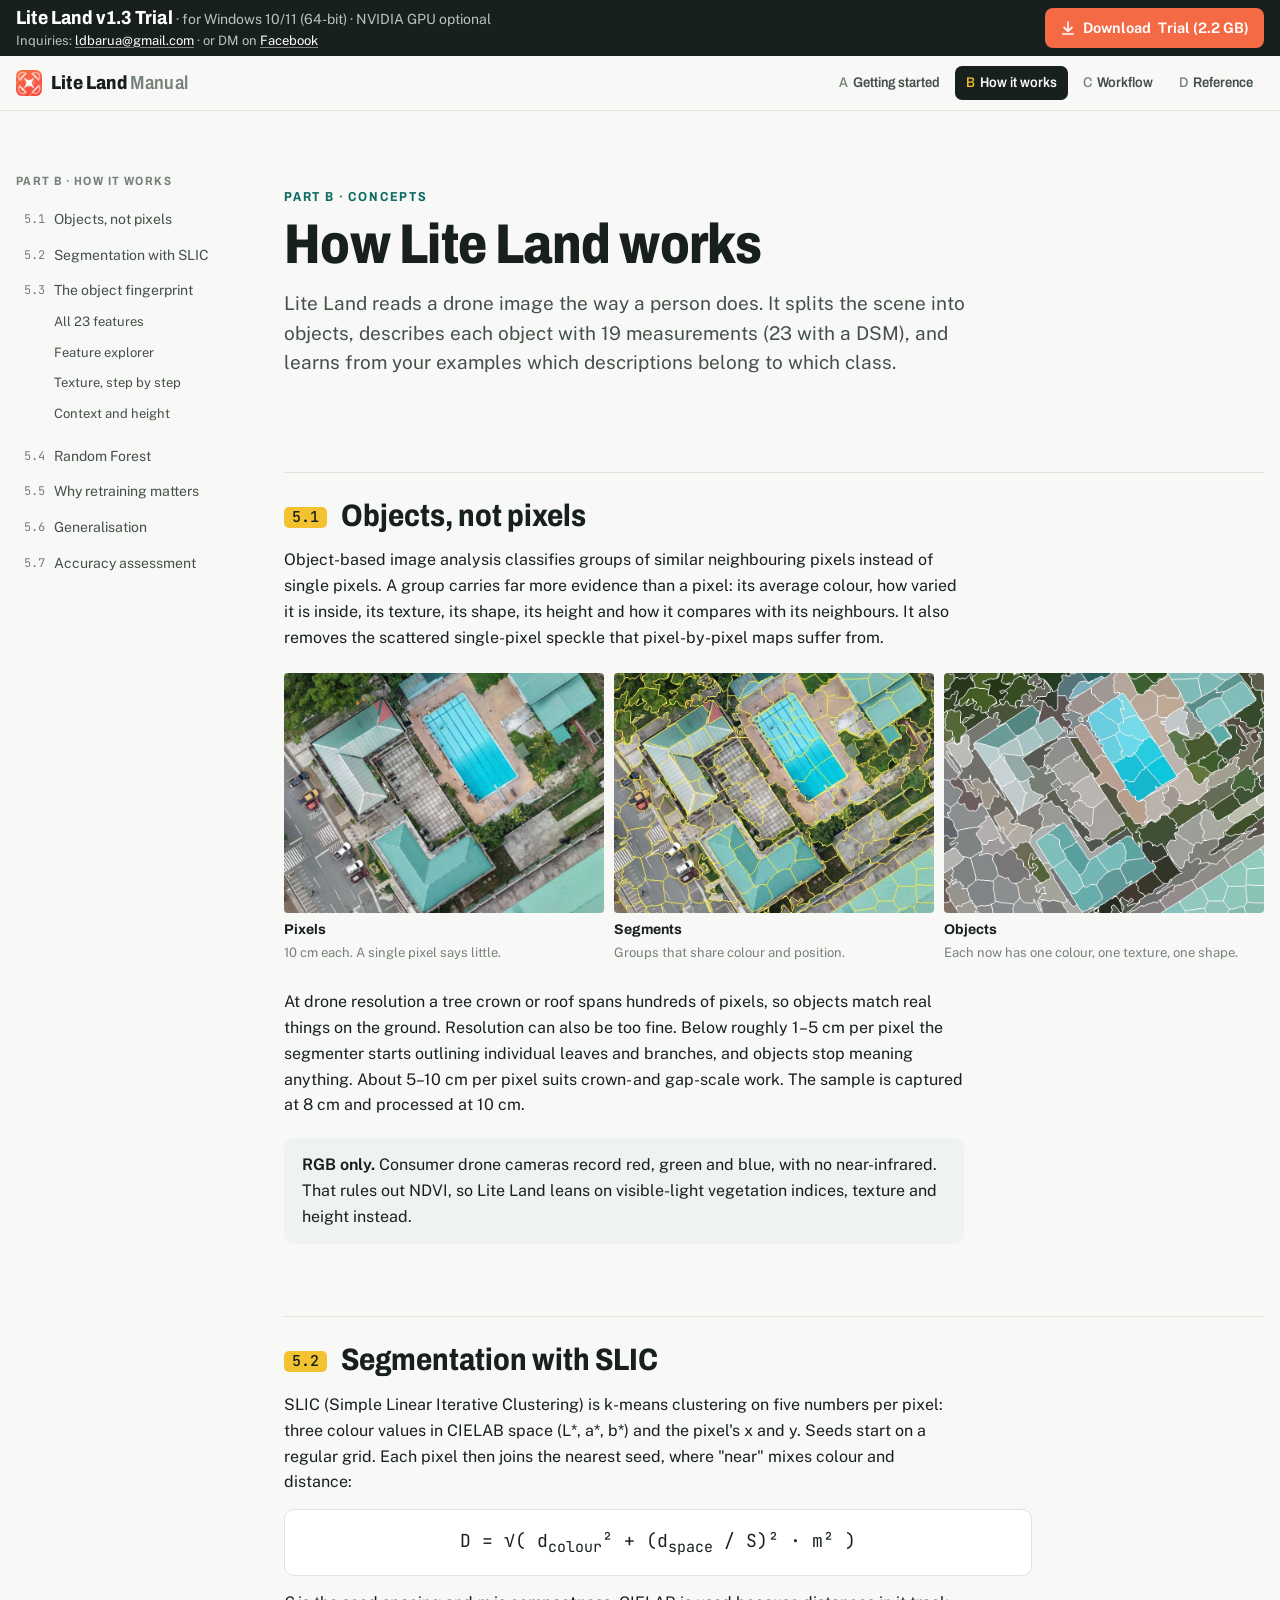
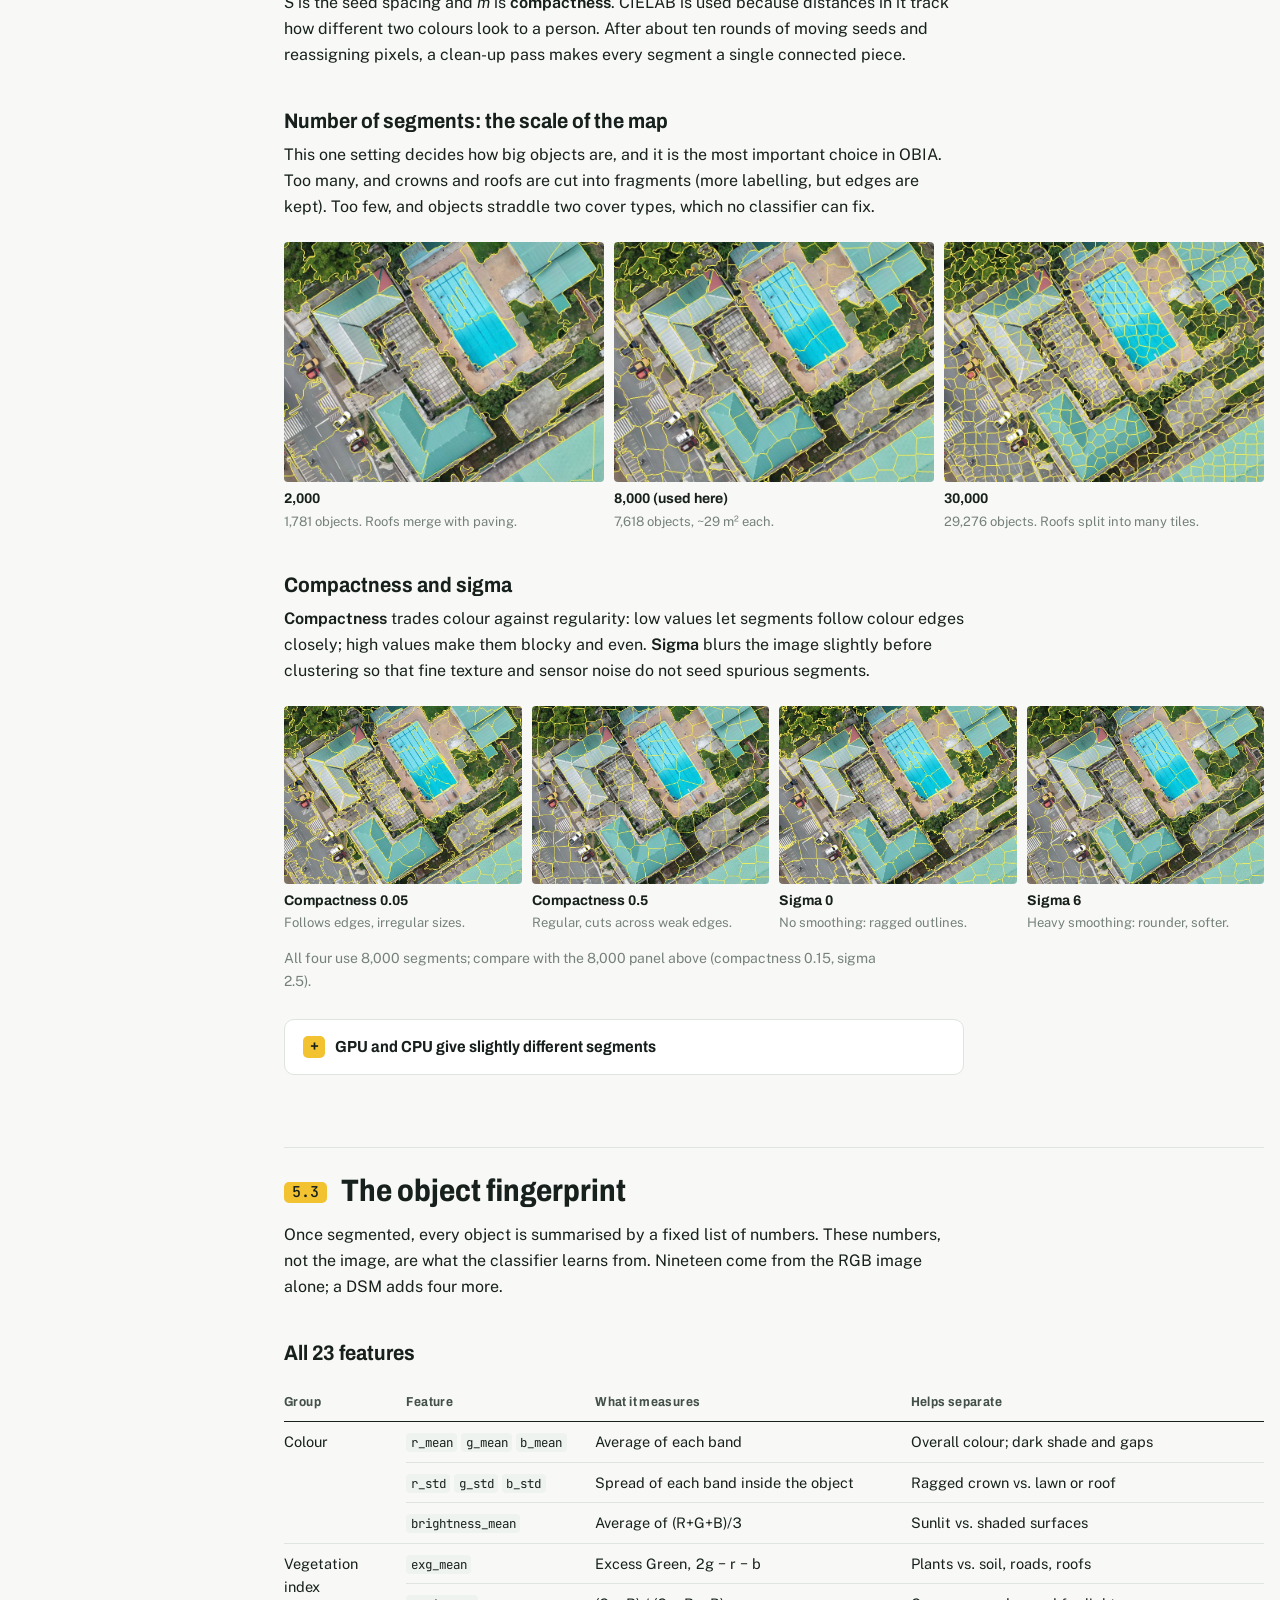
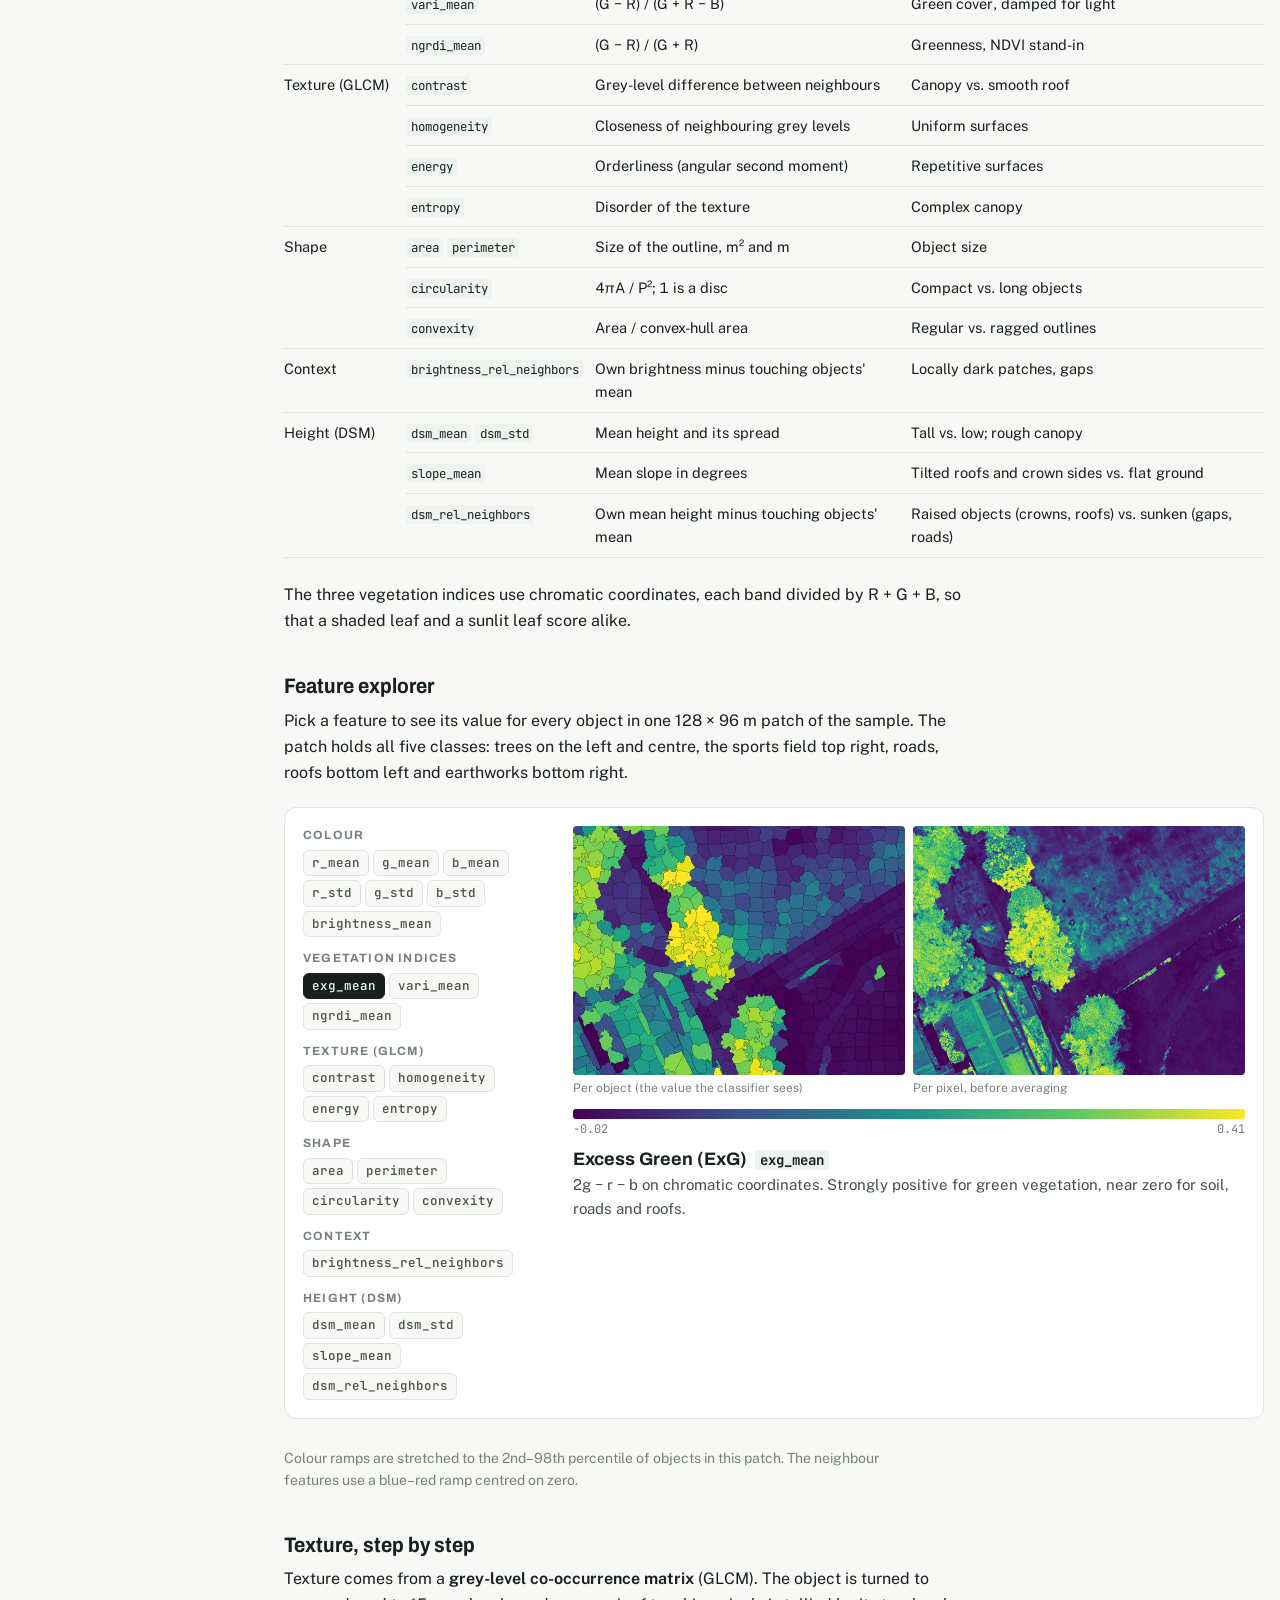
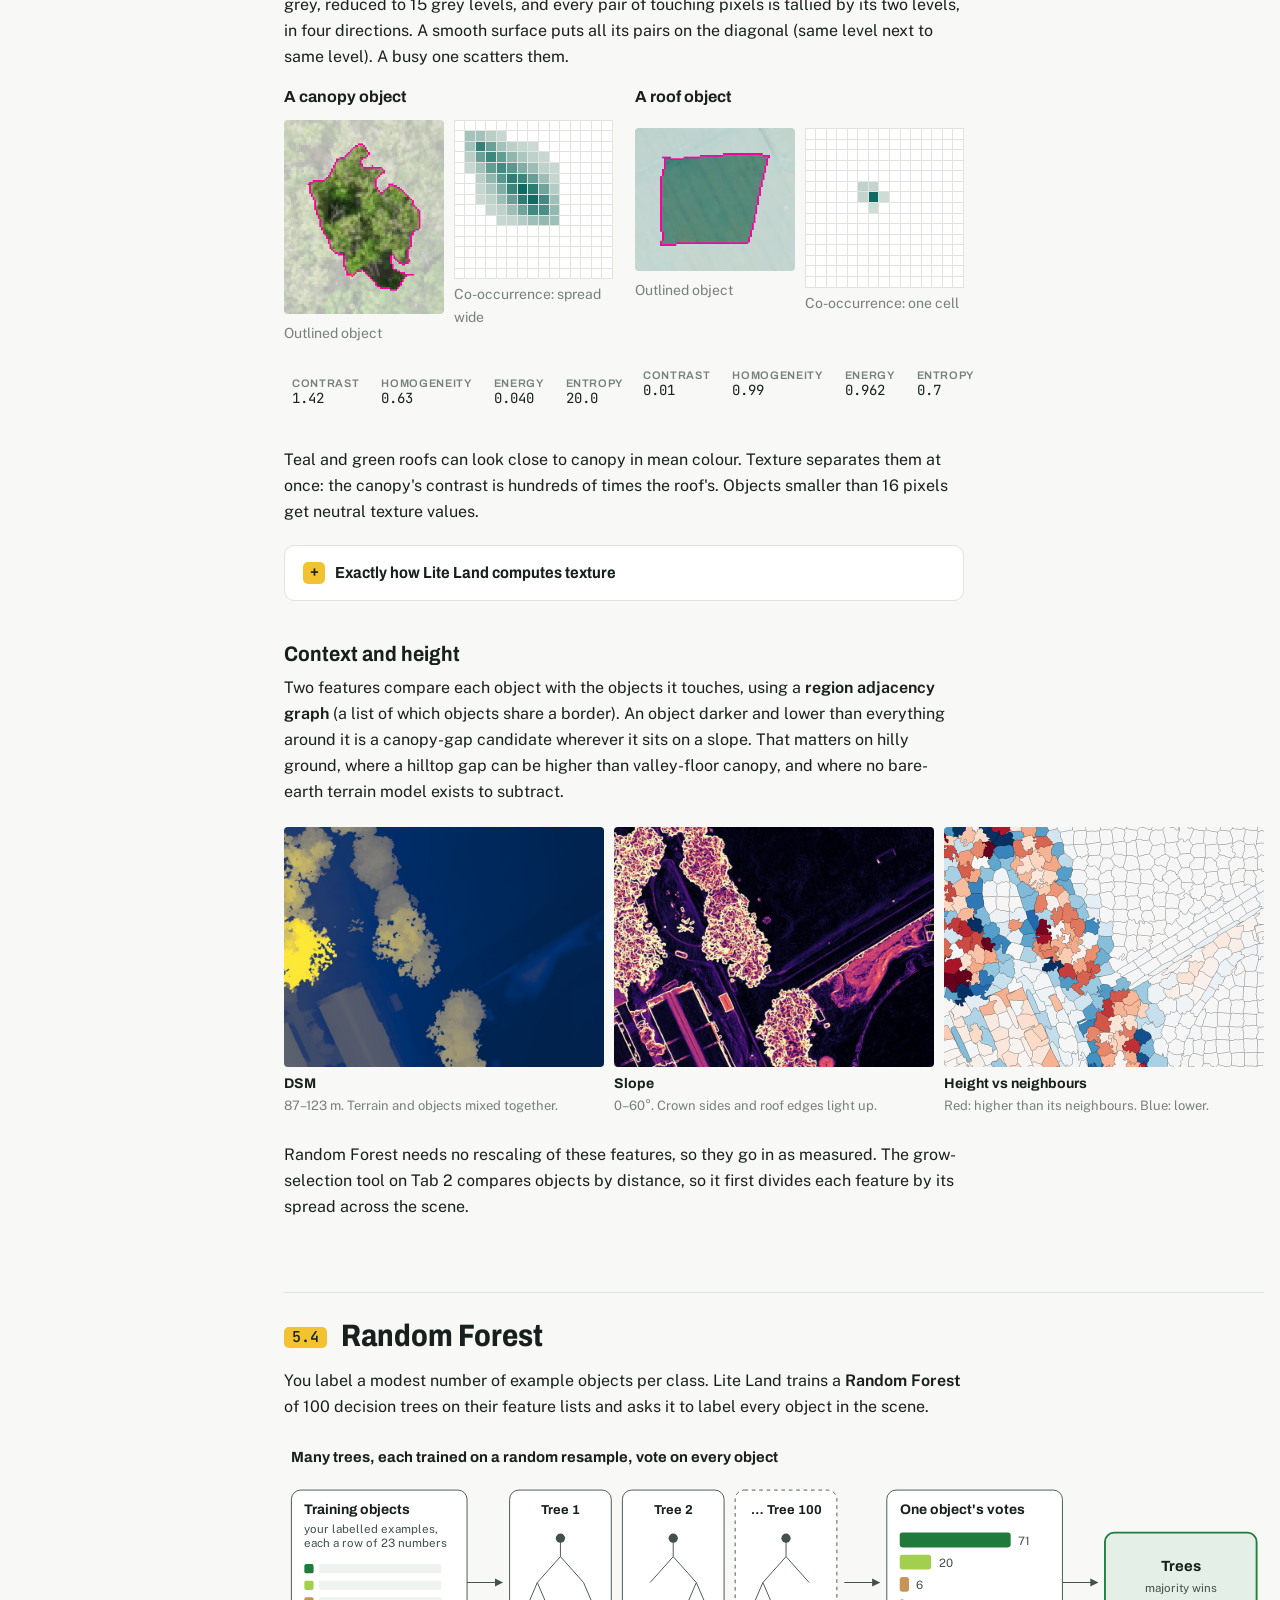
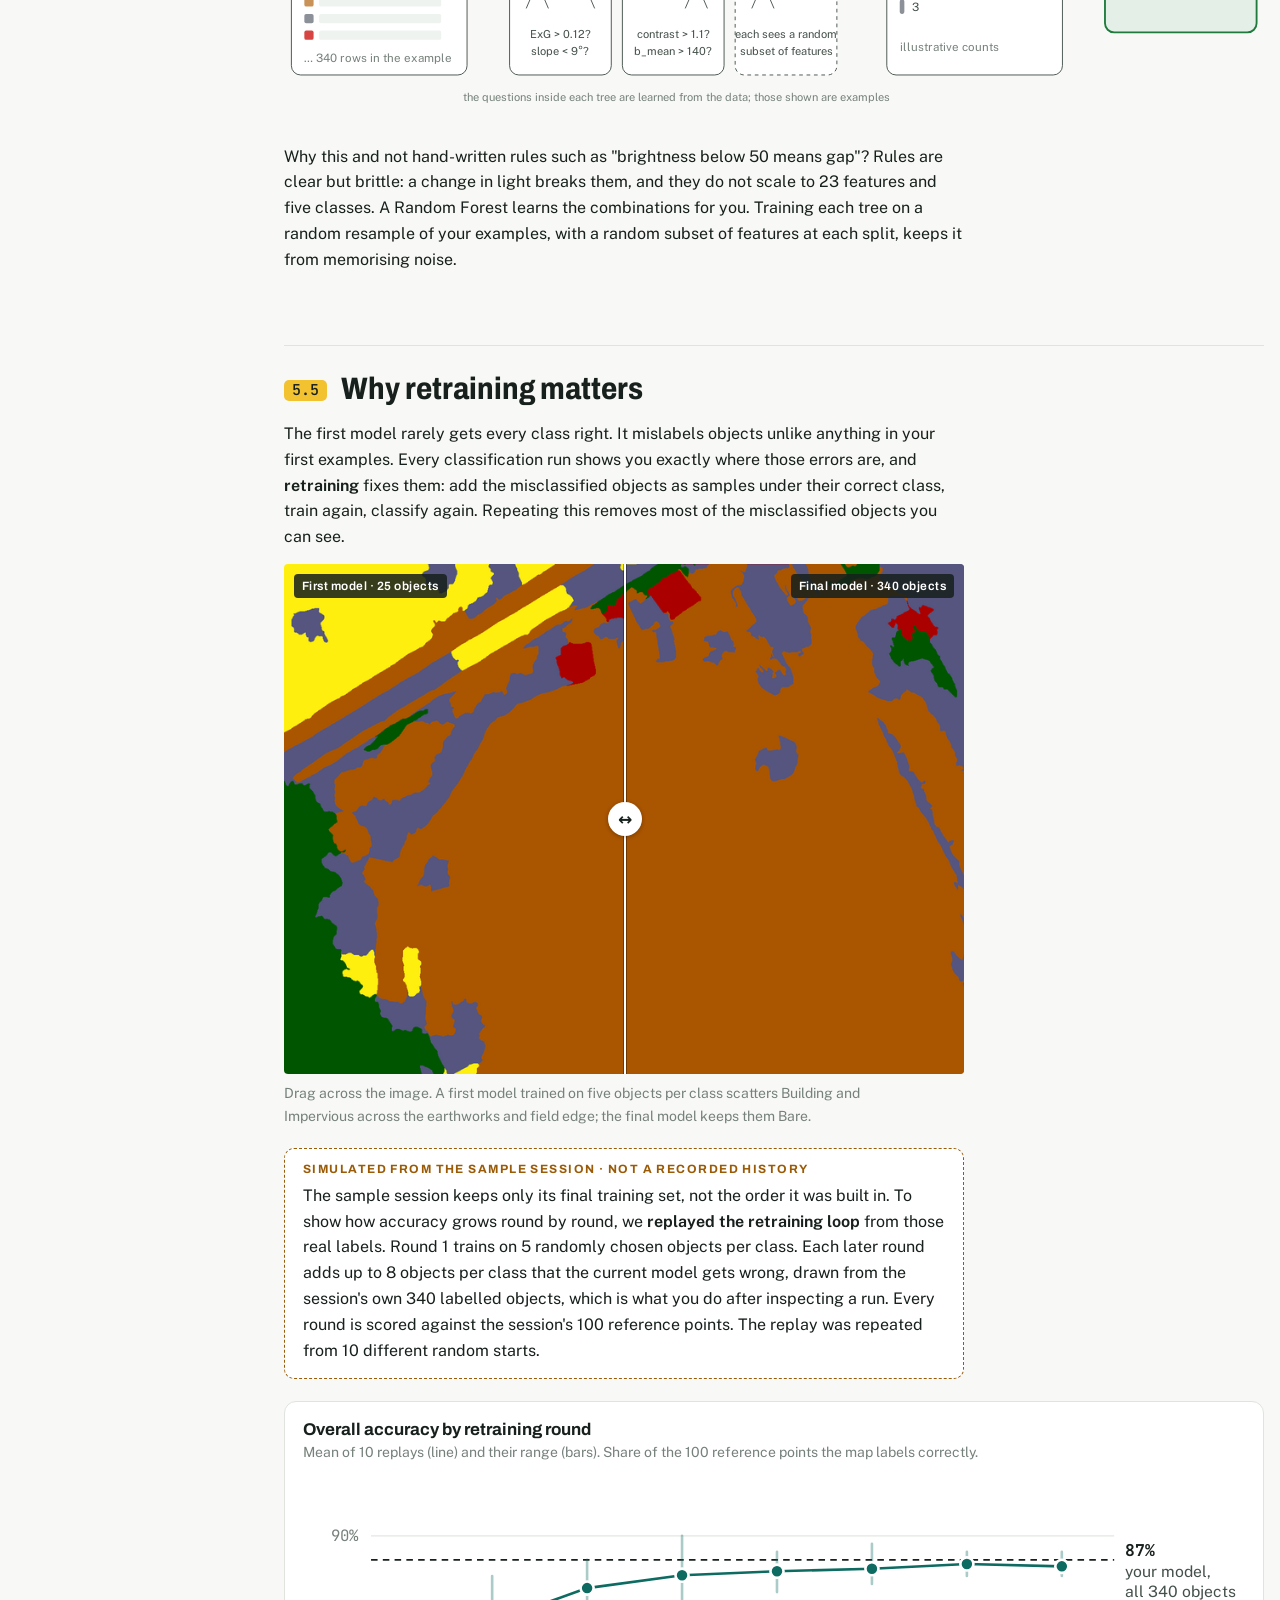
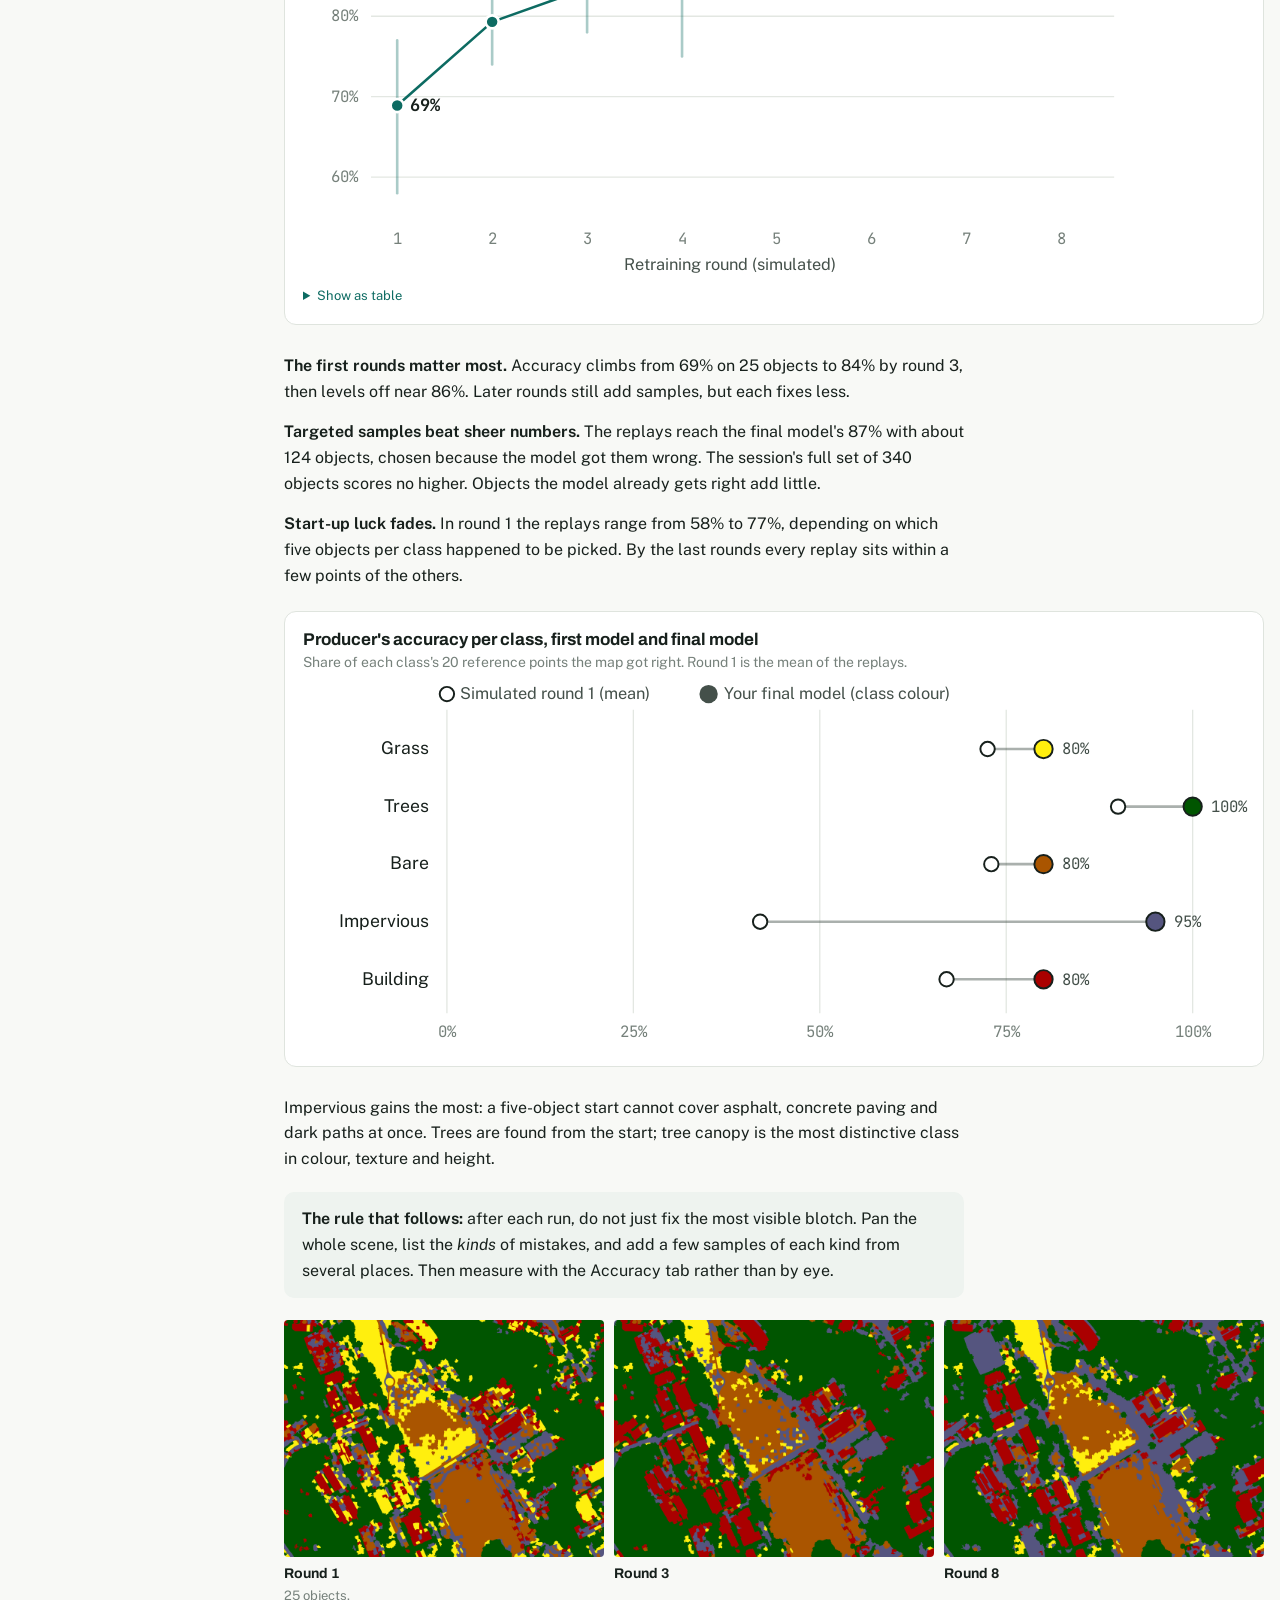
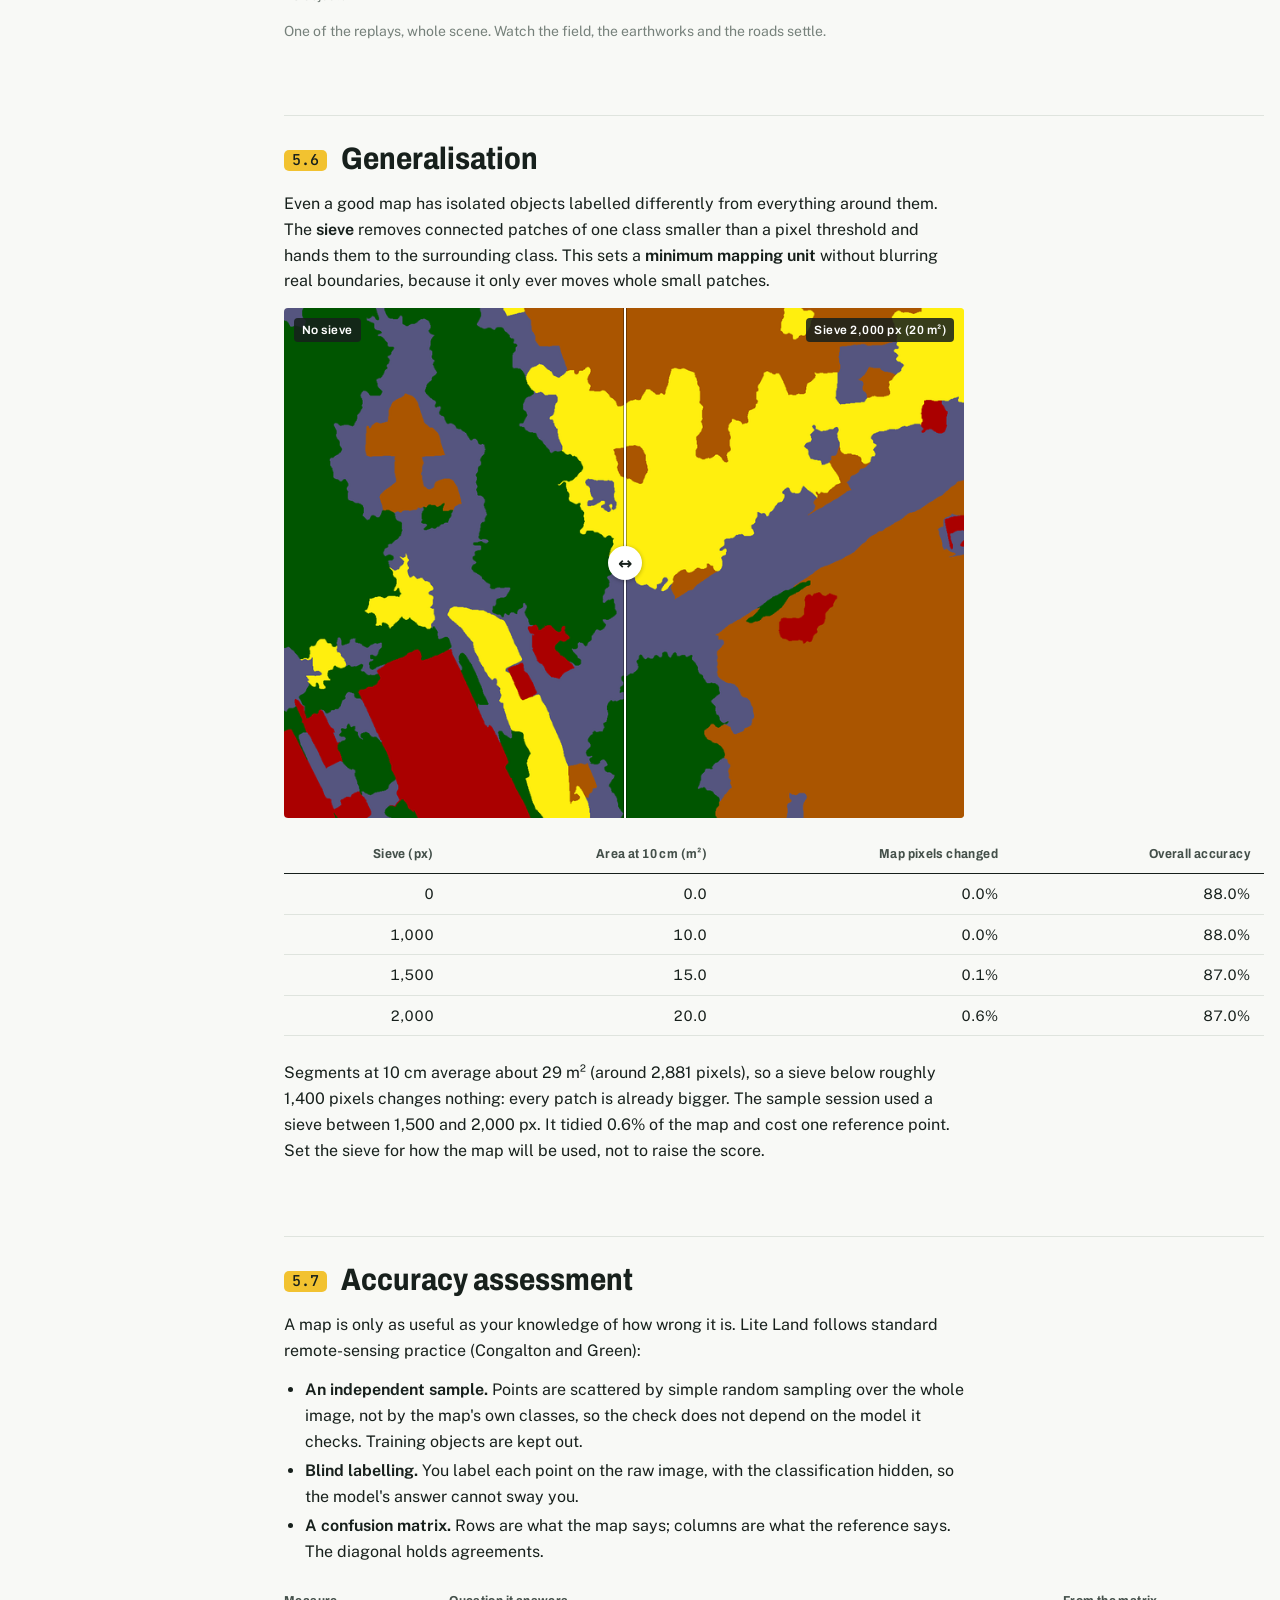
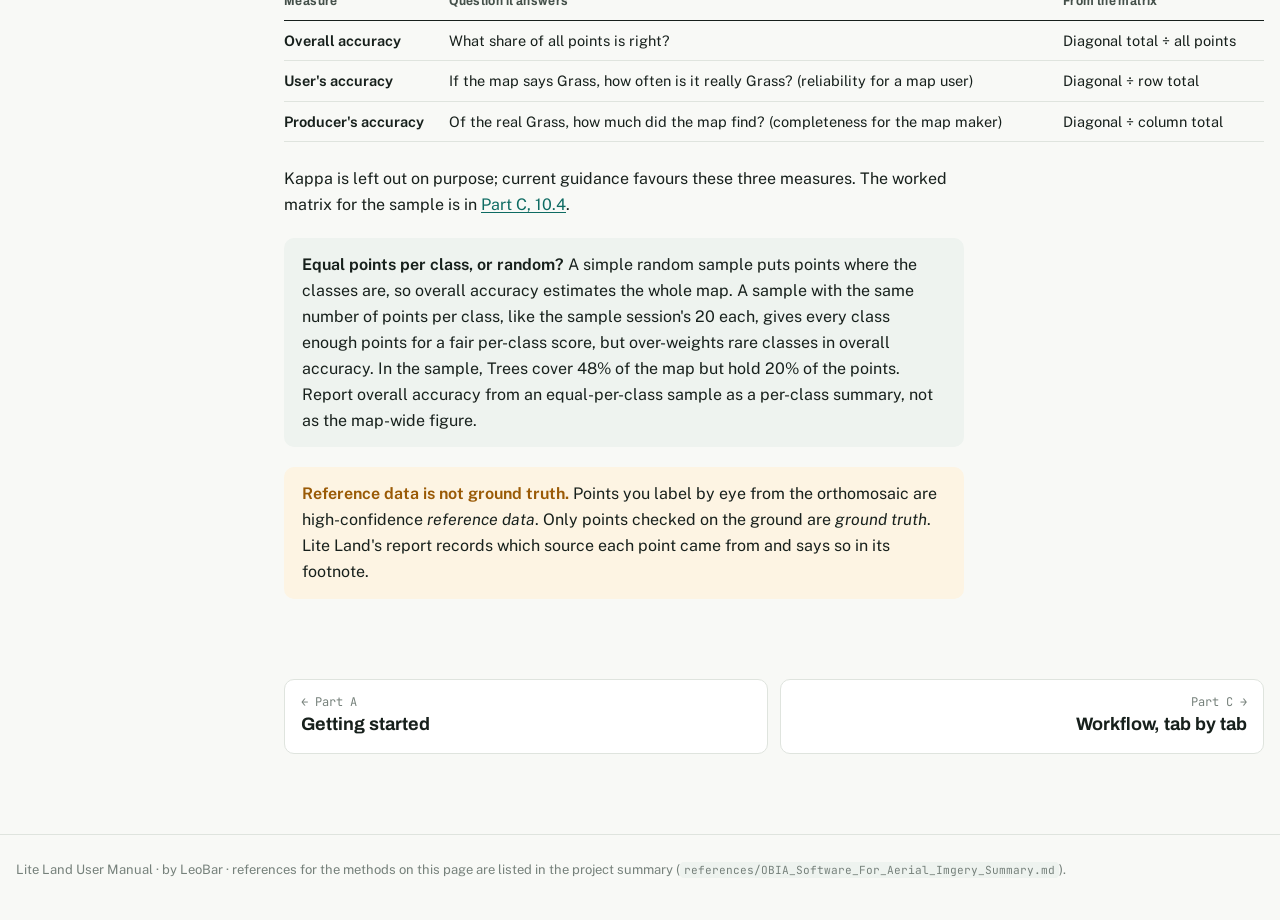
<file: docs/concepts.html>
<!doctype html>
<html lang="en">
<head>
<meta charset="utf-8">
<meta name="viewport" content="width=device-width, initial-scale=1, viewport-fit=cover">
<title>Lite Land Manual · How it works</title>
<link rel="preconnect" href="https://fonts.googleapis.com">
<link rel="preconnect" href="https://fonts.gstatic.com" crossorigin>
<link rel="stylesheet" href="https://fonts.googleapis.com/css2?family=Archivo:wdth,wght@75..100,500..800&family=JetBrains+Mono:wght@400;500;700&family=Public+Sans:ital,wght@0,400;0,600;0,700;1,400&display=swap">
<link rel="icon" type="image/png" href="img/brand/lite_land_64.png">
<link rel="apple-touch-icon" href="img/brand/lite_land_180.png">
<link rel="stylesheet" href="manual.css">
</head>
<body>
<header class="topbar">
  <div class="getbar">
    <div class="getbar-in">
      <div class="getbar-id">
        <p><b>Lite Land v1.3 Trial</b> <span>· for Windows 10/11 (64-bit) · NVIDIA GPU optional</span></p>
        <p class="getbar-contact">Inquiries: <a href="mailto:ldbarua@gmail.com">ldbarua@gmail.com</a><span class="sep"> · </span>or DM on <a href="https://www.facebook.com/leonardo.barua" target="_blank" rel="noopener">Facebook</a></p>
      </div>
      <a class="getbar-btn" data-goatcounter-click="download-trial" data-goatcounter-title="Download Lite Land trial (top bar)" href="https://drive.google.com/file/d/1JxOnxnY069Mfg6nPAA1eiSF7T0b4u91c/view?usp=drive_link" target="_blank" rel="noopener"><svg viewBox="0 0 24 24" fill="none" stroke="currentColor" stroke-width="2.4" stroke-linecap="round" stroke-linejoin="round" aria-hidden="true"><path d="M12 3v12"/><path d="m6 11 6 6 6-6"/><path d="M4 21h16"/></svg>Download<span class="long"> Trial (2.2 GB)</span></a>
    </div>
  </div>
  <div class="topbar-inner">
  <a class="brand" href="index.html"><img class="brand-mark" src="img/brand/lite_land_64.png" alt="" width="26" height="26"><span>Lite Land <span class="brand-sub">Manual</span></span></a>
  <nav class="parts" aria-label="Manual parts">
    <a href="index.html"><span>A</span>Getting started</a>
    <a href="concepts.html" aria-current="page"><span>B</span>How it works</a>
    <a href="workflow.html"><span>C</span>Workflow</a>
    <a href="reference.html"><span>D</span>Reference</a>
  </nav>
</div></header>

<div class="frame">
<aside class="toc" aria-label="On this page">
  <p class="toc-title">Part B · How it works</p>
  <ol>
    <li><a href="#objects"><span class="n">5.1</span>Objects, not pixels</a></li>
    <li><a href="#slic"><span class="n">5.2</span>Segmentation with SLIC</a></li>
    <li><a href="#features"><span class="n">5.3</span>The object fingerprint</a>
      <ol>
        <li><a href="#feature-table">All 23 features</a></li>
        <li><a href="#explorer">Feature explorer</a></li>
        <li><a href="#glcm">Texture, step by step</a></li>
        <li><a href="#context">Context and height</a></li>
      </ol>
    </li>
    <li><a href="#rf"><span class="n">5.4</span>Random Forest</a></li>
    <li><a href="#retraining"><span class="n">5.5</span>Why retraining matters</a></li>
    <li><a href="#sieve"><span class="n">5.6</span>Generalisation</a></li>
    <li><a href="#accuracy"><span class="n">5.7</span>Accuracy assessment</a></li>
  </ol>
</aside>

<main>
<section class="hero">
  <p class="eyebrow">Part B · Concepts</p>
  <h1>How Lite Land works</h1>
  <p class="lead">Lite Land reads a drone image the way a person does. It splits the scene into objects, describes each object with 19 measurements (23 with a DSM), and learns from your examples which descriptions belong to which class.</p>
</section>

<h2 id="objects"><span class="num">5.1</span>Objects, not pixels</h2>
<p>Object-based image analysis classifies groups of similar neighbouring pixels instead of single pixels. A group carries far more evidence than a pixel: its average colour, how varied it is inside, its texture, its shape, its height and how it compares with its neighbours. It also removes the scattered single-pixel speckle that pixel-by-pixel maps suffer from.</p>
<div class="strip c3">
  <figure><img src="img/obj_pixels.jpg" alt="Pool, roofs and canopy at 10 cm"><figcaption><b>Pixels</b> 10 cm each. A single pixel says little.</figcaption></figure>
  <figure><img src="img/obj_boundaries.jpg" alt="Same view with yellow segment outlines"><figcaption><b>Segments</b> Groups that share colour and position.</figcaption></figure>
  <figure><img src="img/obj_means.jpg" alt="Same view with each segment filled with its mean colour"><figcaption><b>Objects</b> Each now has one colour, one texture, one shape.</figcaption></figure>
</div>
<p>At drone resolution a tree crown or roof spans hundreds of pixels, so objects match real things on the ground. Resolution can also be too fine. Below roughly 1–5 cm per pixel the segmenter starts outlining individual leaves and branches, and objects stop meaning anything. About 5–10 cm per pixel suits crown- and gap-scale work. The sample is captured at 8 cm and processed at 10 cm.</p>
<div class="note"><p><strong>RGB only.</strong> Consumer drone cameras record red, green and blue, with no near-infrared. That rules out NDVI, so Lite Land leans on visible-light vegetation indices, texture and height instead.</p></div>

<h2 id="slic"><span class="num">5.2</span>Segmentation with SLIC</h2>
<p>SLIC (Simple Linear Iterative Clustering) is k-means clustering on five numbers per pixel: three colour values in CIELAB space (L*, a*, b*) and the pixel's x and y. Seeds start on a regular grid. Each pixel then joins the nearest seed, where "near" mixes colour and distance:</p>
<p class="mono" style="font-size:18px;background:var(--surface);border:1px solid var(--rule);border-radius:10px;padding:16px 20px;text-align:center">D = √( d<sub>colour</sub>² + (d<sub>space</sub> / S)² · m² )</p>
<p><em>S</em> is the seed spacing and <em>m</em> is <strong>compactness</strong>. CIELAB is used because distances in it track how different two colours look to a person. After about ten rounds of moving seeds and reassigning pixels, a clean-up pass makes every segment a single connected piece.</p>

<h3>Number of segments: the scale of the map</h3>
<p>This one setting decides how big objects are, and it is the most important choice in OBIA. Too many, and crowns and roofs are cut into fragments (more labelling, but edges are kept). Too few, and objects straddle two cover types, which no classifier can fix.</p>
<div class="strip c3">
  <figure><img src="img/seg_k2000.jpg" alt="Segments at 2,000 target"><figcaption><b>2,000</b> <span data-d="seg_series.k2000.segments" data-fmt="int"></span> objects. Roofs merge with paving.</figcaption></figure>
  <figure><img src="img/seg_k8000.jpg" alt="Segments at 8,000 target"><figcaption><b>8,000 (used here)</b> <span data-d="seg_series.k8000.segments" data-fmt="int"></span> objects, ~<span data-d="segmentation.mean_area_m2" data-fmt="f0"></span> m² each.</figcaption></figure>
  <figure><img src="img/seg_k30000.jpg" alt="Segments at 30,000 target"><figcaption><b>30,000</b> <span data-d="seg_series.k30000.segments" data-fmt="int"></span> objects. Roofs split into many tiles.</figcaption></figure>
</div>

<h3>Compactness and sigma</h3>
<p><strong>Compactness</strong> trades colour against regularity: low values let segments follow colour edges closely; high values make them blocky and even. <strong>Sigma</strong> blurs the image slightly before clustering so that fine texture and sensor noise do not seed spurious segments.</p>
<div class="strip c4">
  <figure><img src="img/seg_m005.jpg" alt="Compactness 0.05"><figcaption><b>Compactness 0.05</b> Follows edges, irregular sizes.</figcaption></figure>
  <figure><img src="img/seg_m050.jpg" alt="Compactness 0.5"><figcaption><b>Compactness 0.5</b> Regular, cuts across weak edges.</figcaption></figure>
  <figure><img src="img/seg_s0.jpg" alt="Sigma 0"><figcaption><b>Sigma 0</b> No smoothing: ragged outlines.</figcaption></figure>
  <figure><img src="img/seg_s6.jpg" alt="Sigma 6"><figcaption><b>Sigma 6</b> Heavy smoothing: rounder, softer.</figcaption></figure>
</div>
<p class="caption">All four use 8,000 segments; compare with the 8,000 panel above (compactness 0.15, sigma 2.5).</p>
<details class="why"><summary>GPU and CPU give slightly different segments</summary>
<p>The CPU engine is scikit-image's standard SLIC, which searches only a window around each seed. The GPU engine is a PyTorch version that does the same clustering on the graphics card. The two treat compactness on different numeric scales, so the same slider value gives similar but not identical segments. On the sample, 8,000 requested segments gave <span data-d="seg_series.k8000.segments" data-fmt="int"></span> on GPU and <span data-d="seg_series.cpu_k8000.segments" data-fmt="int"></span> on CPU. Pick one engine for a project and keep it.</p>
</details>

<h2 id="features"><span class="num">5.3</span>The object fingerprint</h2>
<p>Once segmented, every object is summarised by a fixed list of numbers. These numbers, not the image, are what the classifier learns from. Nineteen come from the RGB image alone; a DSM adds four more.</p>

<h3 id="feature-table">All 23 features</h3>
<div class="table-wrap"><table>
  <thead><tr><th>Group</th><th>Feature</th><th>What it measures</th><th>Helps separate</th></tr></thead>
  <tbody>
    <tr><td rowspan="3">Colour</td><td><code>r_mean</code> <code>g_mean</code> <code>b_mean</code></td><td>Average of each band</td><td>Overall colour; dark shade and gaps</td></tr>
    <tr><td><code>r_std</code> <code>g_std</code> <code>b_std</code></td><td>Spread of each band inside the object</td><td>Ragged crown vs. lawn or roof</td></tr>
    <tr><td><code>brightness_mean</code></td><td>Average of (R+G+B)/3</td><td>Sunlit vs. shaded surfaces</td></tr>
    <tr><td rowspan="3">Vegetation index</td><td><code>exg_mean</code></td><td>Excess Green, 2g − r − b</td><td>Plants vs. soil, roads, roofs</td></tr>
    <tr><td><code>vari_mean</code></td><td>(G − R) / (G + R − B)</td><td>Green cover, damped for light</td></tr>
    <tr><td><code>ngrdi_mean</code></td><td>(G − R) / (G + R)</td><td>Greenness, NDVI stand-in</td></tr>
    <tr><td rowspan="4">Texture (GLCM)</td><td><code>contrast</code></td><td>Grey-level difference between neighbours</td><td>Canopy vs. smooth roof</td></tr>
    <tr><td><code>homogeneity</code></td><td>Closeness of neighbouring grey levels</td><td>Uniform surfaces</td></tr>
    <tr><td><code>energy</code></td><td>Orderliness (angular second moment)</td><td>Repetitive surfaces</td></tr>
    <tr><td><code>entropy</code></td><td>Disorder of the texture</td><td>Complex canopy</td></tr>
    <tr><td rowspan="3">Shape</td><td><code>area</code> <code>perimeter</code></td><td>Size of the outline, m² and m</td><td>Object size</td></tr>
    <tr><td><code>circularity</code></td><td>4πA / P²; 1 is a disc</td><td>Compact vs. long objects</td></tr>
    <tr><td><code>convexity</code></td><td>Area / convex-hull area</td><td>Regular vs. ragged outlines</td></tr>
    <tr><td>Context</td><td><code>brightness_rel_neighbors</code></td><td>Own brightness minus touching objects' mean</td><td>Locally dark patches, gaps</td></tr>
    <tr><td rowspan="3">Height (DSM)</td><td><code>dsm_mean</code> <code>dsm_std</code></td><td>Mean height and its spread</td><td>Tall vs. low; rough canopy</td></tr>
    <tr><td><code>slope_mean</code></td><td>Mean slope in degrees</td><td>Tilted roofs and crown sides vs. flat ground</td></tr>
    <tr><td><code>dsm_rel_neighbors</code></td><td>Own mean height minus touching objects' mean</td><td>Raised objects (crowns, roofs) vs. sunken (gaps, roads)</td></tr>
  </tbody>
</table></div>
<p>The three vegetation indices use chromatic coordinates, each band divided by R + G + B, so that a shaded leaf and a sunlit leaf score alike.</p>

<h3 id="explorer">Feature explorer</h3>
<p>Pick a feature to see its value for every object in one 128 × 96 m patch of the sample. The patch holds all five classes: trees on the left and centre, the sports field top right, roads, roofs bottom left and earthworks bottom right.</p>
<div class="panel" id="feature-explorer" data-start="exg_mean">
  <div class="fx">
    <div class="fx-list"></div>
    <div class="fx-view"></div>
  </div>
</div>
<p class="small">Colour ramps are stretched to the 2nd–98th percentile of objects in this patch. The neighbour features use a blue–red ramp centred on zero.</p>

<h3 id="glcm">Texture, step by step</h3>
<p>Texture comes from a <strong>grey-level co-occurrence matrix</strong> (GLCM). The object is turned to grey, reduced to 15 grey levels, and every pair of touching pixels is tallied by its two levels, in four directions. A smooth surface puts all its pairs on the diagonal (same level next to same level). A busy one scatters them.</p>
<div class="glcm">
  <div class="glcm-card" data-glcm="canopy">
    <h4>A canopy object</h4>
    <figure style="margin:0"><img src="img/glcm_canopy.png" alt="A canopy segment outlined in magenta"><figcaption>Outlined object</figcaption></figure>
    <div><div class="glcm-grid" aria-label="Co-occurrence matrix of the canopy object"></div><p class="small" style="margin-top:4px">Co-occurrence: spread wide</p></div>
    <dl class="glcm-stats"></dl>
  </div>
  <div class="glcm-card" data-glcm="roof">
    <h4>A roof object</h4>
    <figure style="margin:0"><img src="img/glcm_roof.png" alt="A roof segment outlined in magenta"><figcaption>Outlined object</figcaption></figure>
    <div><div class="glcm-grid" aria-label="Co-occurrence matrix of the roof object"></div><p class="small" style="margin-top:4px">Co-occurrence: one cell</p></div>
    <dl class="glcm-stats"></dl>
  </div>
</div>
<p style="margin-top:18px">Teal and green roofs can look close to canopy in mean colour. Texture separates them at once: the canopy's contrast is hundreds of times the roof's. Objects smaller than 16 pixels get neutral texture values.</p>
<details class="why"><summary>Exactly how Lite Land computes texture</summary>
<p>Luminance is 0.299R + 0.587G + 0.114B. Grey levels 1–15 hold the object's pixels; level 0 marks pixels outside the object and is dropped, then the matrix is renormalised so only pairs inside the object count. Pairs are one pixel apart at 0°, 45°, 90° and 135°, counted symmetrically. Contrast, homogeneity and energy are averaged over the four directions. Entropy is computed in bits and summed over the four directions, so its values run about four times a single-direction entropy; the classifier is unaffected by that scale.</p>
</details>

<h3 id="context">Context and height</h3>
<p>Two features compare each object with the objects it touches, using a <strong>region adjacency graph</strong> (a list of which objects share a border). An object darker and lower than everything around it is a canopy-gap candidate wherever it sits on a slope. That matters on hilly ground, where a hilltop gap can be higher than valley-floor canopy, and where no bare-earth terrain model exists to subtract.</p>
<div class="strip c3">
  <figure><img src="img/dsm_crop.jpg" alt="DSM heights over the patch"><figcaption><b>DSM</b> <span data-d="dsm_crop.lo" data-fmt="f0"></span>–<span data-d="dsm_crop.hi" data-fmt="f0"></span> m. Terrain and objects mixed together.</figcaption></figure>
  <figure><img src="img/slope_crop.jpg" alt="Slope over the patch"><figcaption><b>Slope</b> 0–60°. Crown sides and roof edges light up.</figcaption></figure>
  <figure><img src="img/feat/dsm_rel_neighbors.jpg" alt="Height relative to neighbours per object"><figcaption><b>Height vs neighbours</b> Red: higher than its neighbours. Blue: lower.</figcaption></figure>
</div>
<p>Random Forest needs no rescaling of these features, so they go in as measured. The grow-selection tool on Tab 2 compares objects by distance, so it first divides each feature by its spread across the scene.</p>

<h2 id="rf"><span class="num">5.4</span>Random Forest</h2>
<p>You label a modest number of example objects per class. Lite Land trains a <strong>Random Forest</strong> of 100 decision trees on their feature lists and asks it to label every object in the scene.</p>
<figure class="wide">
<svg viewBox="0 0 1060 290" role="img" aria-label="Many trees, each trained on a random resample, vote on every object" style="width:100%;height:auto;font-family:'Public Sans',sans-serif">
  <defs><marker id="ra" viewBox="0 0 10 10" refX="9" refY="5" markerWidth="7" markerHeight="7" orient="auto-start-reverse"><path d="M0 0L10 5L0 10z" fill="#44504a"/></marker></defs>
  <text x="8" y="22" font-family="Archivo, sans-serif" font-weight="700" font-size="16" fill="#17201c">Many trees, each trained on a random resample, vote on every object</text>
  <g font-size="12.5" fill="#44504a">
    <rect x="8" y="52" width="190" height="200" rx="10" fill="#fff" stroke="#44504a"/>
    <text x="22" y="78" font-weight="700" fill="#17201c" font-family="Archivo, sans-serif" font-size="15">Training objects</text>
    <text x="22" y="98">your labelled examples,</text><text x="22" y="114">each a row of 23 numbers</text>
    <g><rect x="22" y="132" width="10" height="10" rx="2" fill="#1f7a3c"/><rect x="38" y="132" width="132" height="10" rx="2" fill="#eef3ef"/></g>
    <g><rect x="22" y="150" width="10" height="10" rx="2" fill="#a3cf4f"/><rect x="38" y="150" width="132" height="10" rx="2" fill="#eef3ef"/></g>
    <g><rect x="22" y="168" width="10" height="10" rx="2" fill="#c99358"/><rect x="38" y="168" width="132" height="10" rx="2" fill="#eef3ef"/></g>
    <g><rect x="22" y="186" width="10" height="10" rx="2" fill="#8b9099"/><rect x="38" y="186" width="132" height="10" rx="2" fill="#eef3ef"/></g>
    <g><rect x="22" y="204" width="10" height="10" rx="2" fill="#d64541"/><rect x="38" y="204" width="132" height="10" rx="2" fill="#eef3ef"/></g>
    <text x="22" y="238" fill="#76817b">… 340 rows in the example</text>
  </g>
  <g fill="none" stroke="#44504a" stroke-width="1.25"><path d="M198 152H236" marker-end="url(#ra)"/><path d="M606 152H644" marker-end="url(#ra)"/><path d="M842 152H880" marker-end="url(#ra)"/></g>
  <g font-size="12" fill="#44504a">
    <g transform="translate(244,52)"><rect width="110" height="200" rx="10" fill="#fff" stroke="#44504a"/><text x="55" y="26" text-anchor="middle" font-weight="700" fill="#17201c" font-family="Archivo, sans-serif" font-size="14">Tree 1</text><path d="M55 52v20M55 72L30 100M55 72L80 100M30 100L18 128M30 100L42 128M80 100L92 128" stroke="#44504a" fill="none"/><circle cx="55" cy="52" r="5" fill="#44504a"/><text x="55" y="160" text-anchor="middle">ExG &gt; 0.12?</text><text x="55" y="178" text-anchor="middle">slope &lt; 9°?</text></g>
    <g transform="translate(366,52)"><rect width="110" height="200" rx="10" fill="#fff" stroke="#44504a"/><text x="55" y="26" text-anchor="middle" font-weight="700" fill="#17201c" font-family="Archivo, sans-serif" font-size="14">Tree 2</text><path d="M55 52v20M55 72L30 100M55 72L80 100M80 100L68 128M80 100L92 128" stroke="#44504a" fill="none"/><circle cx="55" cy="52" r="5" fill="#44504a"/><text x="55" y="160" text-anchor="middle">contrast &gt; 1.1?</text><text x="55" y="178" text-anchor="middle">b_mean &gt; 140?</text></g>
    <g transform="translate(488,52)"><rect width="110" height="200" rx="10" fill="#fff" stroke="#44504a" stroke-dasharray="4 4"/><text x="55" y="26" text-anchor="middle" font-weight="700" fill="#17201c" font-family="Archivo, sans-serif" font-size="14">… Tree 100</text><path d="M55 52v20M55 72L30 100M55 72L80 100M30 100L18 128M30 100L42 128" stroke="#44504a" fill="none"/><circle cx="55" cy="52" r="5" fill="#44504a"/><text x="55" y="160" text-anchor="middle">each sees a random</text><text x="55" y="178" text-anchor="middle">subset of features</text></g>
  </g>
  <g font-size="12.5" fill="#44504a">
    <rect x="652" y="52" width="190" height="200" rx="10" fill="#fff" stroke="#44504a"/>
    <text x="666" y="78" font-weight="700" fill="#17201c" font-family="Archivo, sans-serif" font-size="15">One object's votes</text>
    <rect x="666" y="98" width="120" height="16" rx="3" fill="#1f7a3c"/><text x="794" y="111">71</text>
    <rect x="666" y="122" width="34" height="16" rx="3" fill="#a3cf4f"/><text x="708" y="135">20</text>
    <rect x="666" y="146" width="10" height="16" rx="3" fill="#c99358"/><text x="684" y="159">6</text>
    <rect x="666" y="170" width="5" height="16" rx="3" fill="#8b9099"/><text x="679" y="183">3</text>
    <text x="666" y="226" fill="#76817b">illustrative counts</text>
  </g>
  <g font-size="12.5" fill="#44504a">
    <rect x="888" y="98" width="164" height="108" rx="10" fill="#e3efe7" stroke="#1f7a3c" stroke-width="2"/>
    <text x="970" y="140" text-anchor="middle" font-weight="700" fill="#17201c" font-family="Archivo, sans-serif" font-size="16">Trees</text>
    <text x="970" y="162" text-anchor="middle">majority wins</text>
  </g>
  <text x="425" y="280" text-anchor="middle" font-size="12" fill="#76817b">the questions inside each tree are learned from the data; those shown are examples</text>
</svg>
</figure>
<p>Why this and not hand-written rules such as "brightness below 50 means gap"? Rules are clear but brittle: a change in light breaks them, and they do not scale to 23 features and five classes. A Random Forest learns the combinations for you. Training each tree on a random resample of your examples, with a random subset of features at each split, keeps it from memorising noise.</p>

<h2 id="retraining"><span class="num">5.5</span>Why retraining matters</h2>
<p>The first model rarely gets every class right. It mislabels objects unlike anything in your first examples. Every classification run shows you exactly where those errors are, and <strong>retraining</strong> fixes them: add the misclassified objects as samples under their correct class, train again, classify again. Repeating this removes most of the misclassified objects you can see.</p>
<div class="compare" data-label="Compare a sparse first model with the final model">
  <img src="img/sparse_zoom.png" alt="Classification from a first model trained on 5 objects per class, with scattered errors">
  <div class="top"><img src="img/full_zoom.png" alt="The same area classified by the final model trained on 340 objects, much cleaner"></div>
  <div class="bar"></div><span class="tag l">First model · <span data-d="sparse_example.samples"></span> objects</span><span class="tag r">Final model · <span data-d="training.total"></span> objects</span>
</div>
<p class="caption" style="margin-top:8px">Drag across the image. A first model trained on five objects per class scatters Building and Impervious across the earthworks and field edge; the final model keeps them Bare.</p>

<div class="demo">
  <p class="tagline">Simulated from the sample session · not a recorded history</p>
  <p>The sample session keeps only its final training set, not the order it was built in. To show how accuracy grows round by round, we <strong>replayed the retraining loop</strong> from those real labels. Round 1 trains on <span data-d="simulation.start_per_class"></span> randomly chosen objects per class. Each later round adds up to <span data-d="simulation.add_per_class"></span> objects per class that the current model gets wrong, drawn from the session's own 340 labelled objects, which is what you do after inspecting a run. Every round is scored against the session's 100 reference points. The replay was repeated from <span data-d="simulation.seeds"></span> different random starts.</p>
</div>
<div class="panel">
  <p class="chart-title">Overall accuracy by retraining round</p>
  <p class="chart-sub">Mean of <span data-d="simulation.seeds"></span> replays (line) and their range (bars). Share of the 100 reference points the map labels correctly.</p>
  <div class="chart" id="chart-oa"></div>
  <details class="chart-table"><summary>Show as table</summary>
    <div class="table-wrap"><table><thead><tr><th>Round</th><th class="num">Training objects (mean)</th><th class="num">Overall accuracy (mean)</th><th class="num">Range</th></tr></thead><tbody></tbody></table></div>
  </details>
</div>
<p><strong>The first rounds matter most.</strong> Accuracy climbs from <span data-d="simulation.rounds.0.oa_mean" data-fmt="pct0"></span> on 25 objects to <span data-d="simulation.rounds.2.oa_mean" data-fmt="pct0"></span> by round 3, then levels off near <span data-d="simulation.rounds.7.oa_mean" data-fmt="pct0"></span>. Later rounds still add samples, but each fixes less.</p>
<p><strong>Targeted samples beat sheer numbers.</strong> The replays reach the final model's <span data-d="simulation.final_full.oa" data-fmt="pct0"></span> with about <span data-d="simulation.rounds.7.samples" data-fmt="int"></span> objects, chosen because the model got them wrong. The session's full set of <span data-d="training.total"></span> objects scores no higher. Objects the model already gets right add little.</p>
<p><strong>Start-up luck fades.</strong> In round 1 the replays range from <span data-d="simulation.rounds.0.oa_min" data-fmt="pct0"></span> to <span data-d="simulation.rounds.0.oa_max" data-fmt="pct0"></span>, depending on which five objects per class happened to be picked. By the last rounds every replay sits within a few points of the others.</p>
<div class="panel">
  <p class="chart-title">Producer's accuracy per class, first model and final model</p>
  <p class="chart-sub">Share of each class's 20 reference points the map got right. Round 1 is the mean of the replays.</p>
  <div class="chart" id="chart-pa"></div>
</div>
<p>Impervious gains the most: a five-object start cannot cover asphalt, concrete paving and dark paths at once. Trees are found from the start; tree canopy is the most distinctive class in colour, texture and height.</p>
<div class="note"><p><strong>The rule that follows:</strong> after each run, do not just fix the most visible blotch. Pan the whole scene, list the <em>kinds</em> of mistakes, and add a few samples of each kind from several places. Then measure with the Accuracy tab rather than by eye.</p></div>
<div class="strip c3">
  <figure><img src="img/sim_round_1.png" alt="Classified map after simulated round 1"><figcaption><b>Round 1</b> 25 objects.</figcaption></figure>
  <figure><img src="img/sim_round_3.png" alt="Classified map after simulated round 3"><figcaption><b>Round 3</b></figcaption></figure>
  <figure><img src="img/sim_round_8.png" alt="Classified map after simulated round 8"><figcaption><b>Round 8</b></figcaption></figure>
</div>
<p class="caption">One of the replays, whole scene. Watch the field, the earthworks and the roads settle.</p>

<h2 id="sieve"><span class="num">5.6</span>Generalisation</h2>
<p>Even a good map has isolated objects labelled differently from everything around them. The <strong>sieve</strong> removes connected patches of one class smaller than a pixel threshold and hands them to the surrounding class. This sets a <strong>minimum mapping unit</strong> without blurring real boundaries, because it only ever moves whole small patches.</p>
<div class="compare" data-label="Compare no sieve with a 2,000-pixel sieve">
  <img src="img/sieve_0.png" alt="Classification with no sieve">
  <div class="top"><img src="img/sieve_2000.png" alt="Classification after a 2,000-pixel sieve"></div>
  <div class="bar"></div><span class="tag l">No sieve</span><span class="tag r">Sieve 2,000 px (20 m²)</span>
</div>
<div class="table-wrap"><table>
  <thead><tr><th class="num">Sieve (px)</th><th class="num">Area at 10 cm (m²)</th><th class="num">Map pixels changed</th><th class="num">Overall accuracy</th></tr></thead>
  <tbody id="sieve-table"></tbody>
</table></div>
<p>Segments at 10 cm average about <span data-d="segmentation.mean_area_m2" data-fmt="f0"></span> m² (around <span data-d="segmentation.mean_area_px" data-fmt="int"></span> pixels), so a sieve below roughly 1,400 pixels changes nothing: every patch is already bigger. The sample session used a sieve between 1,500 and 2,000 px. It tidied 0.6% of the map and cost one reference point. Set the sieve for how the map will be used, not to raise the score.</p>

<h2 id="accuracy"><span class="num">5.7</span>Accuracy assessment</h2>
<p>A map is only as useful as your knowledge of how wrong it is. Lite Land follows standard remote-sensing practice (Congalton and Green):</p>
<ul>
  <li><strong>An independent sample.</strong> Points are scattered by simple random sampling over the whole image, not by the map's own classes, so the check does not depend on the model it checks. Training objects are kept out.</li>
  <li><strong>Blind labelling.</strong> You label each point on the raw image, with the classification hidden, so the model's answer cannot sway you.</li>
  <li><strong>A confusion matrix.</strong> Rows are what the map says; columns are what the reference says. The diagonal holds agreements.</li>
</ul>
<div class="table-wrap"><table>
  <thead><tr><th>Measure</th><th>Question it answers</th><th>From the matrix</th></tr></thead>
  <tbody>
    <tr><td><strong>Overall accuracy</strong></td><td>What share of all points is right?</td><td>Diagonal total ÷ all points</td></tr>
    <tr><td><strong>User's accuracy</strong></td><td>If the map says Grass, how often is it really Grass? (reliability for a map user)</td><td>Diagonal ÷ row total</td></tr>
    <tr><td><strong>Producer's accuracy</strong></td><td>Of the real Grass, how much did the map find? (completeness for the map maker)</td><td>Diagonal ÷ column total</td></tr>
  </tbody>
</table></div>
<p>Kappa is left out on purpose; current guidance favours these three measures. The worked matrix for the sample is in <a href="workflow.html#acc-read">Part C, 10.4</a>.</p>
<div class="note"><p><strong>Equal points per class, or random?</strong> A simple random sample puts points where the classes are, so overall accuracy estimates the whole map. A sample with the same number of points per class, like the sample session's 20 each, gives every class enough points for a fair per-class score, but over-weights rare classes in overall accuracy. In the sample, Trees cover <span data-d="map_share.Trees" data-fmt="pct0"></span> of the map but hold 20% of the points. Report overall accuracy from an equal-per-class sample as a per-class summary, not as the map-wide figure.</p></div>
<div class="warn"><p><strong>Reference data is not ground truth.</strong> Points you label by eye from the orthomosaic are high-confidence <em>reference data</em>. Only points checked on the ground are <em>ground truth</em>. Lite Land's report records which source each point came from and says so in its footnote.</p></div>

<nav class="pager" aria-label="Previous and next part">
  <a href="index.html"><span class="k">← Part A</span><b>Getting started</b></a>
  <a class="next" href="workflow.html"><span class="k">Part C →</span><b>Workflow, tab by tab</b></a>
</nav>
</main>
</div>
<footer class="foot">Lite Land User Manual · by LeoBar · references for the methods on this page are listed in the project summary (<code>references/OBIA_Software_For_Aerial_Imgery_Summary.md</code>).</footer>
<script data-goatcounter="https://liteland.goatcounter.com/count"
        async src="https://gc.zgo.at/count.js"></script>
<script src="manual_data.js"></script>
<script src="manual.js"></script>
</body>
</html>
</file>
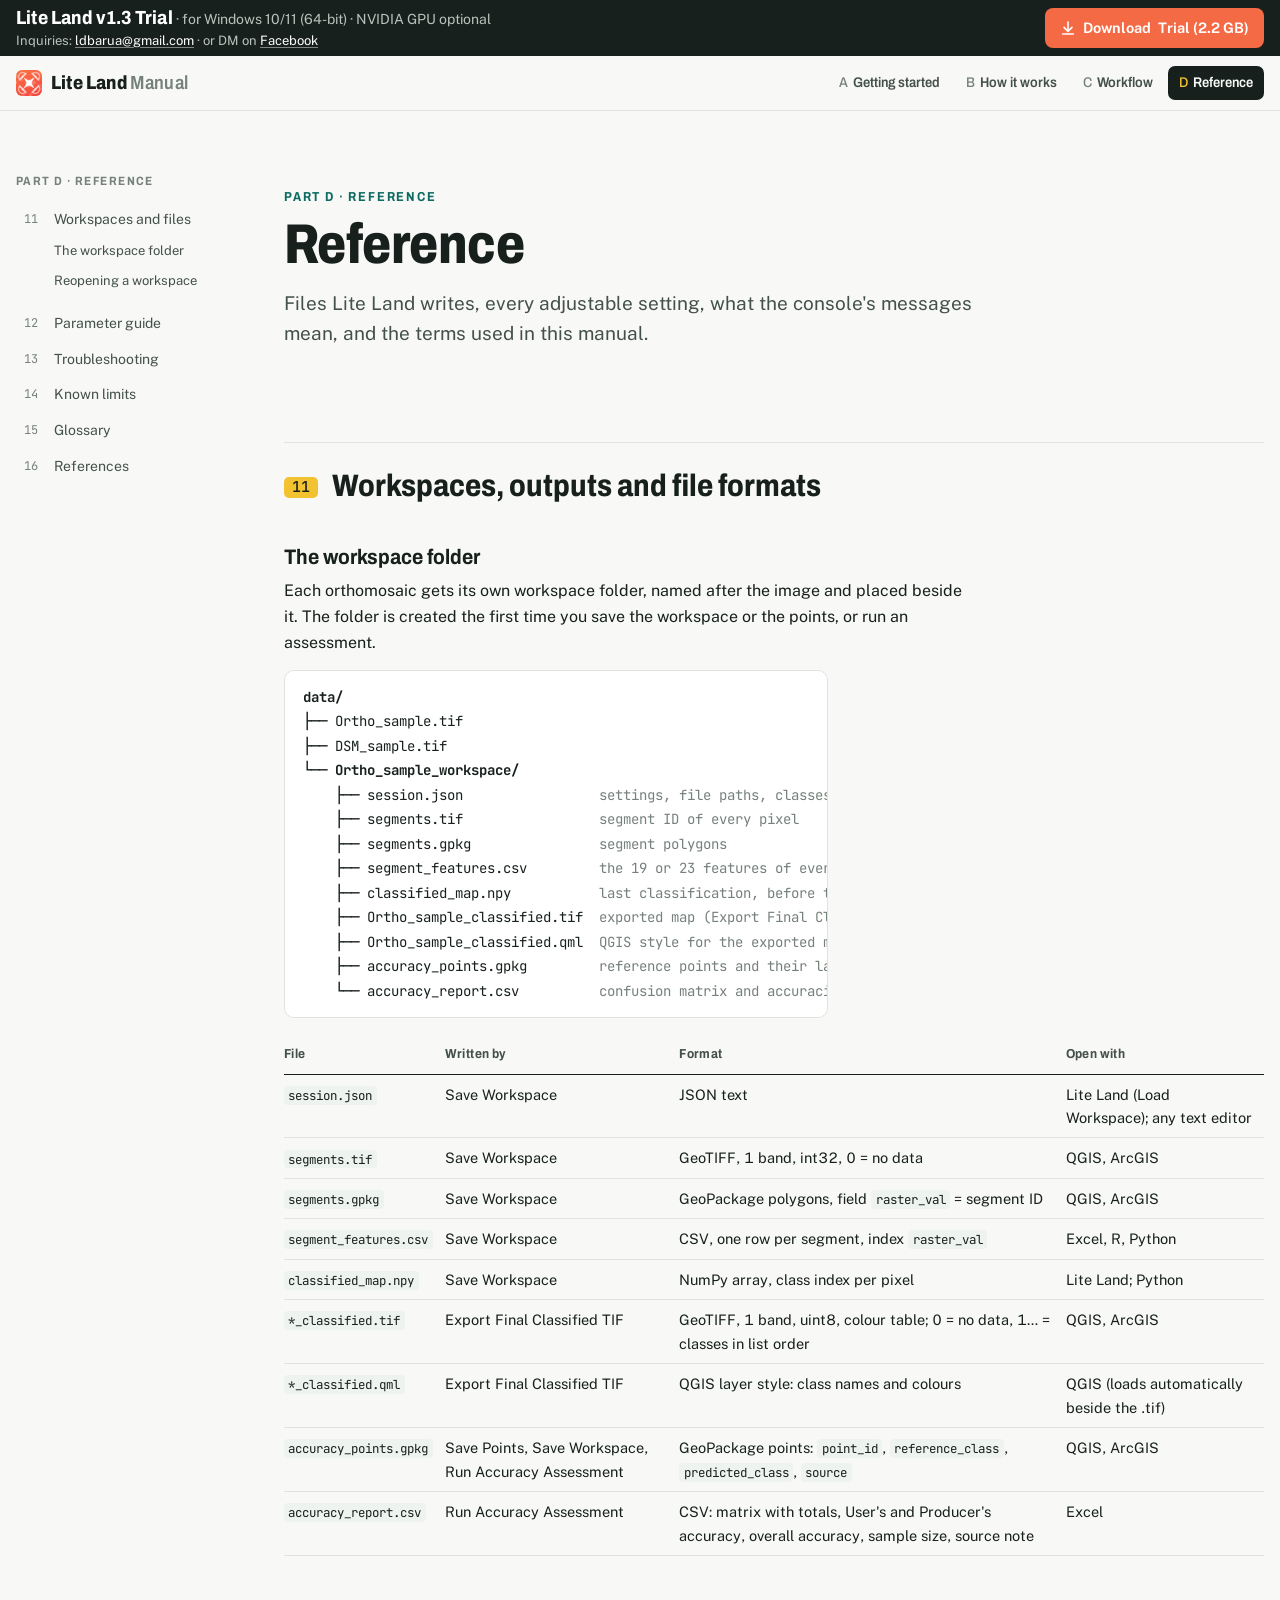
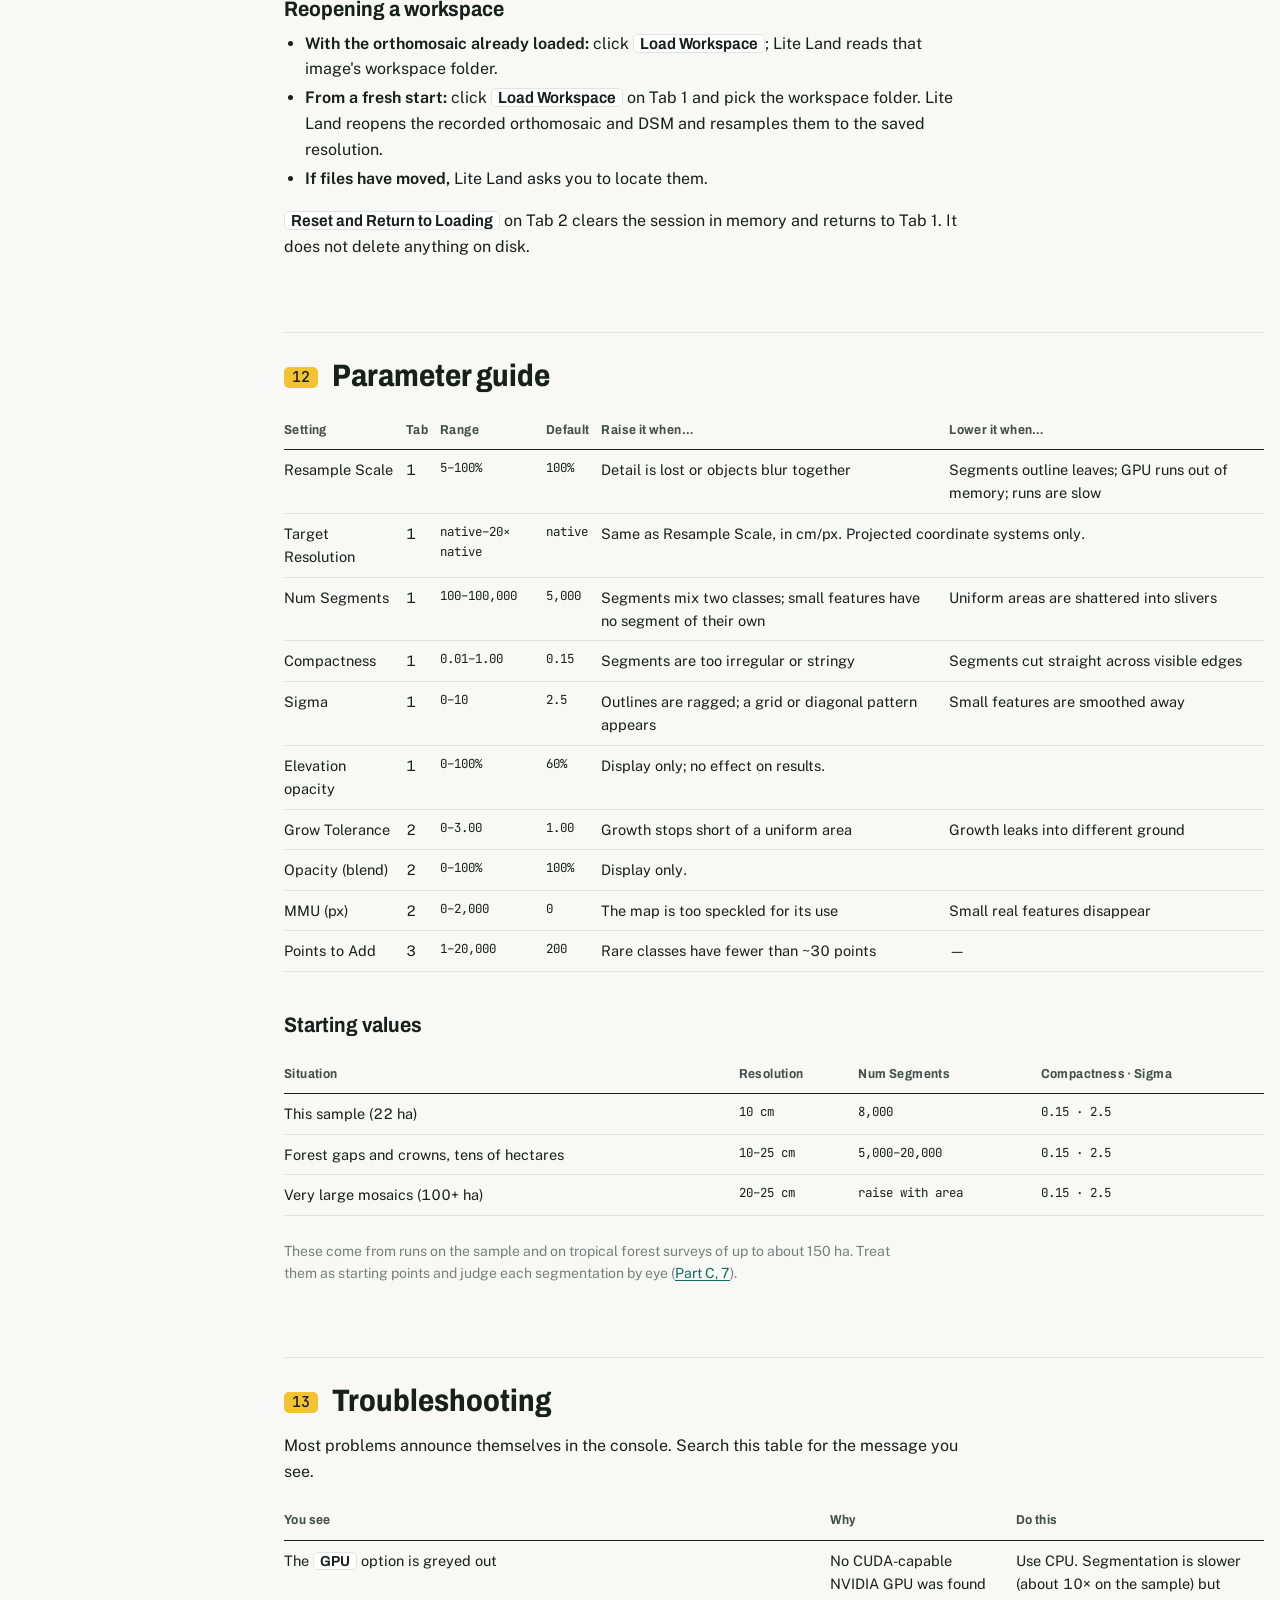
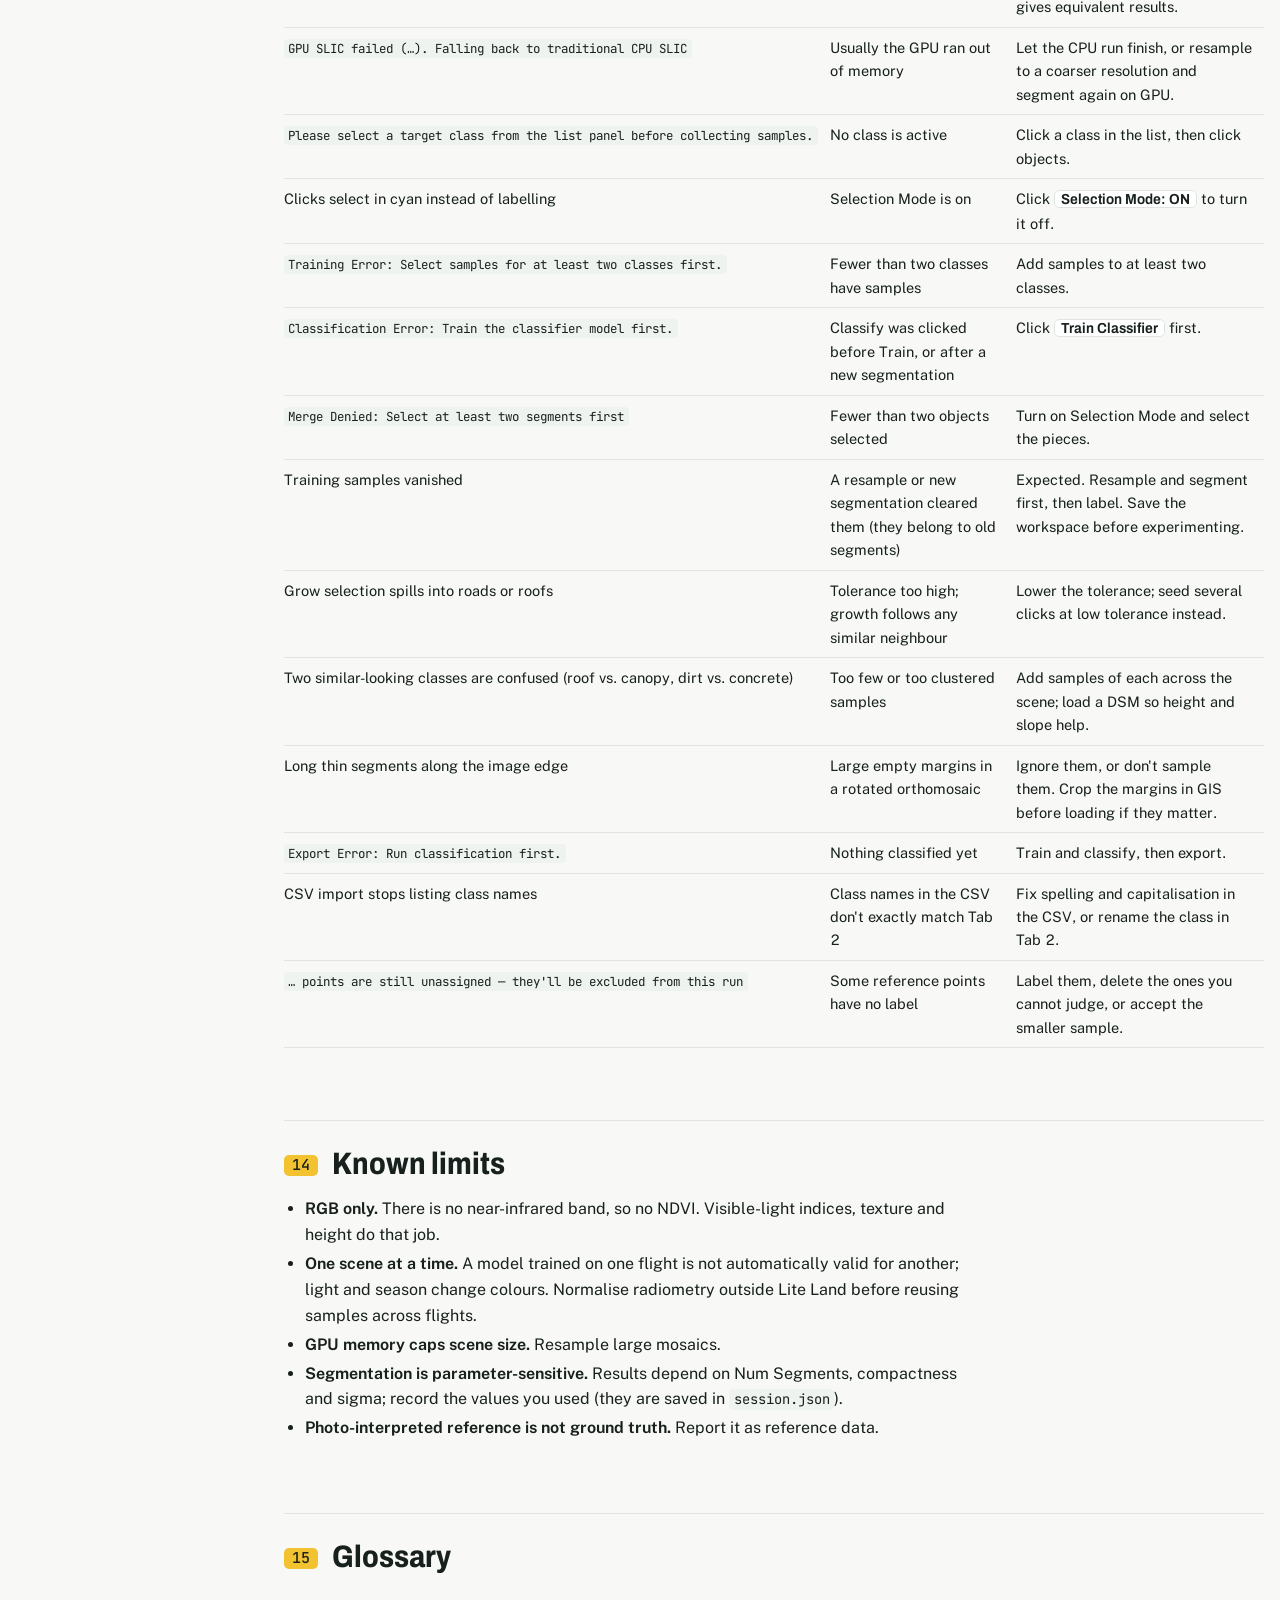
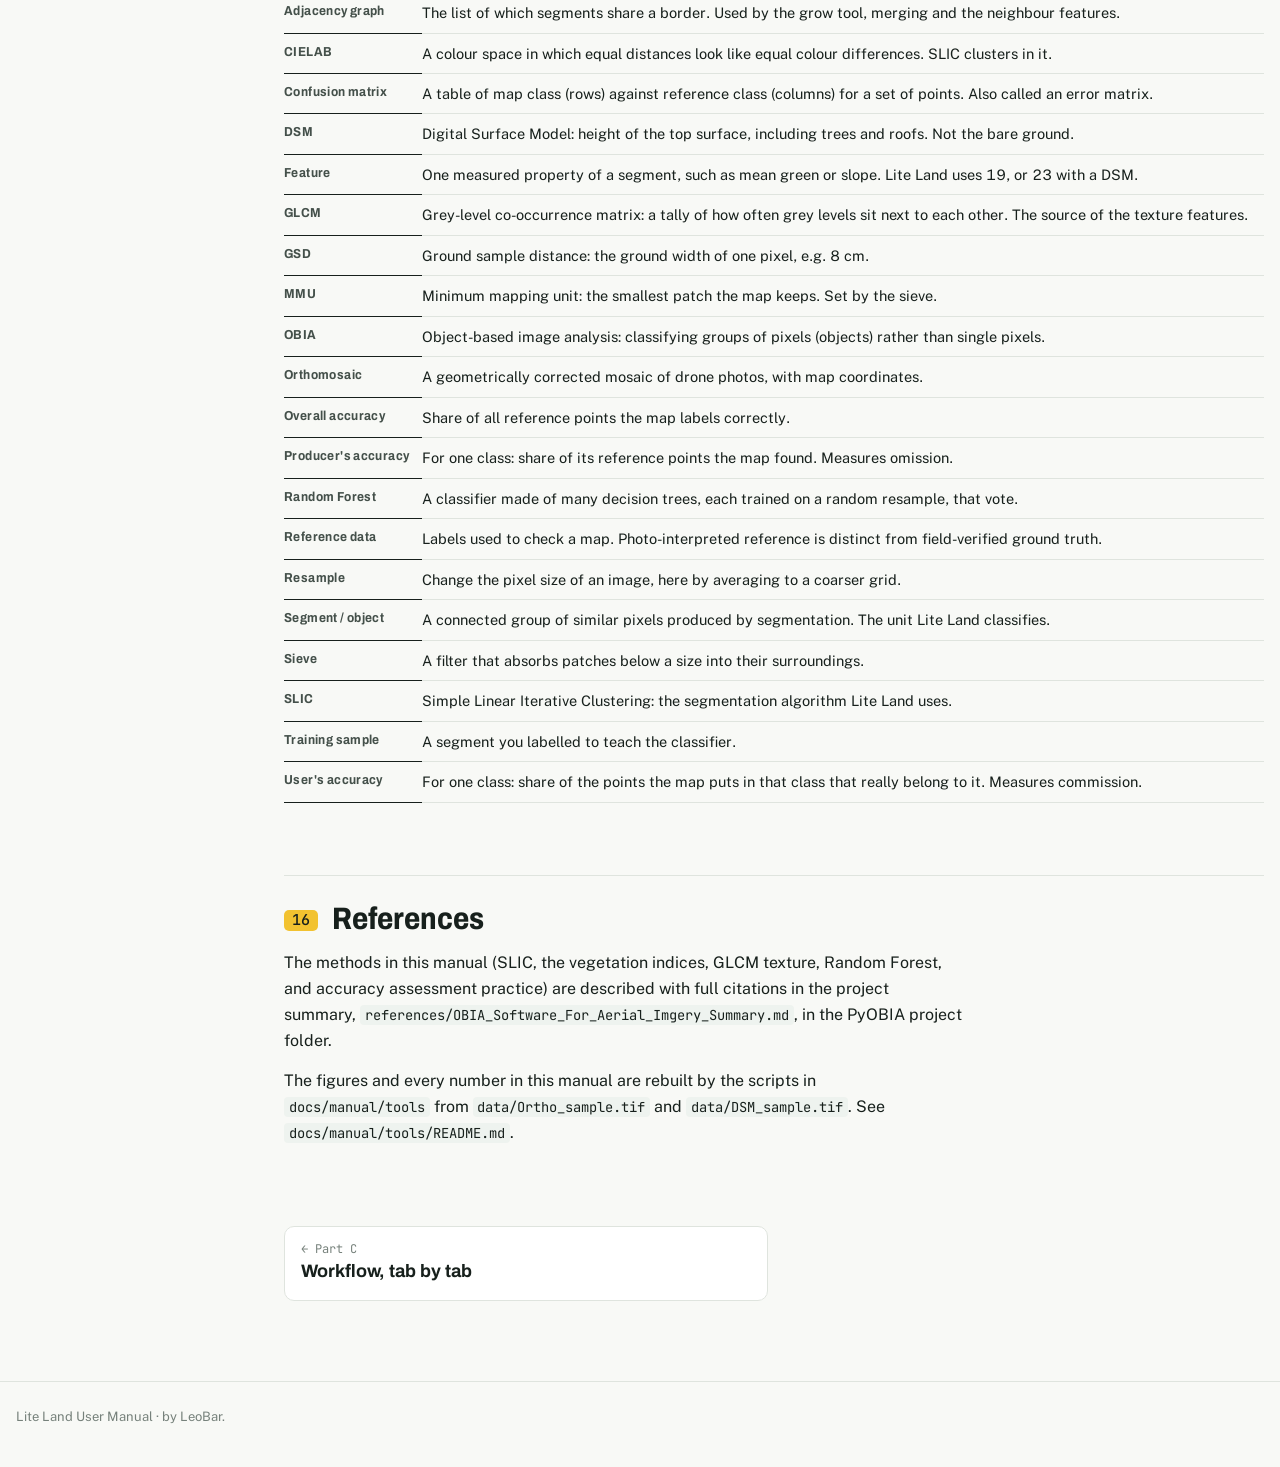
<file: docs/reference.html>
<!doctype html>
<html lang="en">
<head>
<meta charset="utf-8">
<meta name="viewport" content="width=device-width, initial-scale=1, viewport-fit=cover">
<title>Lite Land Manual · Reference</title>
<link rel="preconnect" href="https://fonts.googleapis.com">
<link rel="preconnect" href="https://fonts.gstatic.com" crossorigin>
<link rel="stylesheet" href="https://fonts.googleapis.com/css2?family=Archivo:wdth,wght@75..100,500..800&family=JetBrains+Mono:wght@400;500;700&family=Public+Sans:ital,wght@0,400;0,600;0,700;1,400&display=swap">
<link rel="icon" type="image/png" href="img/brand/lite_land_64.png">
<link rel="apple-touch-icon" href="img/brand/lite_land_180.png">
<link rel="stylesheet" href="manual.css">
</head>
<body>
<header class="topbar">
  <div class="getbar">
    <div class="getbar-in">
      <div class="getbar-id">
        <p><b>Lite Land v1.3 Trial</b> <span>· for Windows 10/11 (64-bit) · NVIDIA GPU optional</span></p>
        <p class="getbar-contact">Inquiries: <a href="mailto:ldbarua@gmail.com">ldbarua@gmail.com</a><span class="sep"> · </span>or DM on <a href="https://www.facebook.com/leonardo.barua" target="_blank" rel="noopener">Facebook</a></p>
      </div>
      <a class="getbar-btn" data-goatcounter-click="download-trial" data-goatcounter-title="Download Lite Land trial (top bar)" href="https://drive.google.com/file/d/1JxOnxnY069Mfg6nPAA1eiSF7T0b4u91c/view?usp=drive_link" target="_blank" rel="noopener"><svg viewBox="0 0 24 24" fill="none" stroke="currentColor" stroke-width="2.4" stroke-linecap="round" stroke-linejoin="round" aria-hidden="true"><path d="M12 3v12"/><path d="m6 11 6 6 6-6"/><path d="M4 21h16"/></svg>Download<span class="long"> Trial (2.2 GB)</span></a>
    </div>
  </div>
  <div class="topbar-inner">
  <a class="brand" href="index.html"><img class="brand-mark" src="img/brand/lite_land_64.png" alt="" width="26" height="26"><span>Lite Land <span class="brand-sub">Manual</span></span></a>
  <nav class="parts" aria-label="Manual parts">
    <a href="index.html"><span>A</span>Getting started</a>
    <a href="concepts.html"><span>B</span>How it works</a>
    <a href="workflow.html"><span>C</span>Workflow</a>
    <a href="reference.html" aria-current="page"><span>D</span>Reference</a>
  </nav>
</div></header>

<div class="frame">
<aside class="toc" aria-label="On this page">
  <p class="toc-title">Part D · Reference</p>
  <ol>
    <li><a href="#files"><span class="n">11</span>Workspaces and files</a>
      <ol>
        <li><a href="#folder">The workspace folder</a></li>
        <li><a href="#reload">Reopening a workspace</a></li>
      </ol>
    </li>
    <li><a href="#params"><span class="n">12</span>Parameter guide</a></li>
    <li><a href="#trouble"><span class="n">13</span>Troubleshooting</a></li>
    <li><a href="#limits"><span class="n">14</span>Known limits</a></li>
    <li><a href="#glossary"><span class="n">15</span>Glossary</a></li>
    <li><a href="#refs"><span class="n">16</span>References</a></li>
  </ol>
</aside>

<main>
<section class="hero">
  <p class="eyebrow">Part D · Reference</p>
  <h1>Reference</h1>
  <p class="lead">Files Lite Land writes, every adjustable setting, what the console's messages mean, and the terms used in this manual.</p>
</section>

<h2 id="files"><span class="num">11</span>Workspaces, outputs and file formats</h2>
<h3 id="folder">The workspace folder</h3>
<p>Each orthomosaic gets its own workspace folder, named after the image and placed beside it. The folder is created the first time you save the workspace or the points, or run an assessment.</p>
<div class="tree" role="figure" aria-label="Workspace folder contents"><span class="d">data/</span>
├── Ortho_sample.tif
├── DSM_sample.tif
└── <span class="d">Ortho_sample_workspace/</span>
    ├── session.json                 <span class="c">settings, file paths, classes, training samples</span>
    ├── segments.tif                 <span class="c">segment ID of every pixel</span>
    ├── segments.gpkg                <span class="c">segment polygons</span>
    ├── segment_features.csv         <span class="c">the 19 or 23 features of every segment</span>
    ├── classified_map.npy           <span class="c">last classification, before the sieve</span>
    ├── Ortho_sample_classified.tif  <span class="c">exported map (Export Final Classified TIF)</span>
    ├── Ortho_sample_classified.qml  <span class="c">QGIS style for the exported map</span>
    ├── accuracy_points.gpkg         <span class="c">reference points and their labels</span>
    └── accuracy_report.csv          <span class="c">confusion matrix and accuracies</span></div>

<div class="table-wrap"><table>
  <thead><tr><th>File</th><th>Written by</th><th>Format</th><th>Open with</th></tr></thead>
  <tbody>
    <tr><td><code>session.json</code></td><td>Save Workspace</td><td>JSON text</td><td>Lite Land (Load Workspace); any text editor</td></tr>
    <tr><td><code>segments.tif</code></td><td>Save Workspace</td><td>GeoTIFF, 1 band, int32, 0 = no data</td><td>QGIS, ArcGIS</td></tr>
    <tr><td><code>segments.gpkg</code></td><td>Save Workspace</td><td>GeoPackage polygons, field <code>raster_val</code> = segment ID</td><td>QGIS, ArcGIS</td></tr>
    <tr><td><code>segment_features.csv</code></td><td>Save Workspace</td><td>CSV, one row per segment, index <code>raster_val</code></td><td>Excel, R, Python</td></tr>
    <tr><td><code>classified_map.npy</code></td><td>Save Workspace</td><td>NumPy array, class index per pixel</td><td>Lite Land; Python</td></tr>
    <tr><td><code>*_classified.tif</code></td><td>Export Final Classified TIF</td><td>GeoTIFF, 1 band, uint8, colour table; 0 = no data, 1… = classes in list order</td><td>QGIS, ArcGIS</td></tr>
    <tr><td><code>*_classified.qml</code></td><td>Export Final Classified TIF</td><td>QGIS layer style: class names and colours</td><td>QGIS (loads automatically beside the .tif)</td></tr>
    <tr><td><code>accuracy_points.gpkg</code></td><td>Save Points, Save Workspace, Run Accuracy Assessment</td><td>GeoPackage points: <code>point_id</code>, <code>reference_class</code>, <code>predicted_class</code>, <code>source</code></td><td>QGIS, ArcGIS</td></tr>
    <tr><td><code>accuracy_report.csv</code></td><td>Run Accuracy Assessment</td><td>CSV: matrix with totals, User's and Producer's accuracy, overall accuracy, sample size, source note</td><td>Excel</td></tr>
  </tbody>
</table></div>

<h3 id="reload">Reopening a workspace</h3>
<ul>
  <li><strong>With the orthomosaic already loaded:</strong> click <span class="ui">Load Workspace</span>; Lite Land reads that image's workspace folder.</li>
  <li><strong>From a fresh start:</strong> click <span class="ui">Load Workspace</span> on Tab 1 and pick the workspace folder. Lite Land reopens the recorded orthomosaic and DSM and resamples them to the saved resolution.</li>
  <li><strong>If files have moved,</strong> Lite Land asks you to locate them.</li>
</ul>
<p><span class="ui">Reset and Return to Loading</span> on Tab 2 clears the session in memory and returns to Tab 1. It does not delete anything on disk.</p>

<h2 id="params"><span class="num">12</span>Parameter guide</h2>
<div class="table-wrap"><table>
  <thead><tr><th>Setting</th><th>Tab</th><th>Range</th><th>Default</th><th>Raise it when…</th><th>Lower it when…</th></tr></thead>
  <tbody>
    <tr><td>Resample Scale</td><td>1</td><td class="mono">5–100%</td><td class="mono">100%</td><td>Detail is lost or objects blur together</td><td>Segments outline leaves; GPU runs out of memory; runs are slow</td></tr>
    <tr><td>Target Resolution</td><td>1</td><td class="mono">native–20× native</td><td class="mono">native</td><td colspan="2">Same as Resample Scale, in cm/px. Projected coordinate systems only.</td></tr>
    <tr><td>Num Segments</td><td>1</td><td class="mono">100–100,000</td><td class="mono">5,000</td><td>Segments mix two classes; small features have no segment of their own</td><td>Uniform areas are shattered into slivers</td></tr>
    <tr><td>Compactness</td><td>1</td><td class="mono">0.01–1.00</td><td class="mono">0.15</td><td>Segments are too irregular or stringy</td><td>Segments cut straight across visible edges</td></tr>
    <tr><td>Sigma</td><td>1</td><td class="mono">0–10</td><td class="mono">2.5</td><td>Outlines are ragged; a grid or diagonal pattern appears</td><td>Small features are smoothed away</td></tr>
    <tr><td>Elevation opacity</td><td>1</td><td class="mono">0–100%</td><td class="mono">60%</td><td colspan="2">Display only; no effect on results.</td></tr>
    <tr><td>Grow Tolerance</td><td>2</td><td class="mono">0–3.00</td><td class="mono">1.00</td><td>Growth stops short of a uniform area</td><td>Growth leaks into different ground</td></tr>
    <tr><td>Opacity (blend)</td><td>2</td><td class="mono">0–100%</td><td class="mono">100%</td><td colspan="2">Display only.</td></tr>
    <tr><td>MMU (px)</td><td>2</td><td class="mono">0–2,000</td><td class="mono">0</td><td>The map is too speckled for its use</td><td>Small real features disappear</td></tr>
    <tr><td>Points to Add</td><td>3</td><td class="mono">1–20,000</td><td class="mono">200</td><td>Rare classes have fewer than ~30 points</td><td>—</td></tr>
  </tbody>
</table></div>
<h3>Starting values</h3>
<div class="table-wrap"><table>
  <thead><tr><th>Situation</th><th>Resolution</th><th>Num Segments</th><th>Compactness · Sigma</th></tr></thead>
  <tbody>
    <tr><td>This sample (22 ha)</td><td class="mono">10 cm</td><td class="mono">8,000</td><td class="mono">0.15 · 2.5</td></tr>
    <tr><td>Forest gaps and crowns, tens of hectares</td><td class="mono">10–25 cm</td><td class="mono">5,000–20,000</td><td class="mono">0.15 · 2.5</td></tr>
    <tr><td>Very large mosaics (100+ ha)</td><td class="mono">20–25 cm</td><td class="mono">raise with area</td><td class="mono">0.15 · 2.5</td></tr>
  </tbody>
</table></div>
<p class="small">These come from runs on the sample and on tropical forest surveys of up to about 150 ha. Treat them as starting points and judge each segmentation by eye (<a href="workflow.html#segment">Part C, 7</a>).</p>

<h2 id="trouble"><span class="num">13</span>Troubleshooting</h2>
<p>Most problems announce themselves in the console. Search this table for the message you see.</p>
<div class="table-wrap"><table>
  <thead><tr><th>You see</th><th>Why</th><th>Do this</th></tr></thead>
  <tbody>
    <tr><td>The <span class="ui">GPU</span> option is greyed out</td><td>No CUDA-capable NVIDIA GPU was found</td><td>Use CPU. Segmentation is slower (about 10× on the sample) but gives equivalent results.</td></tr>
    <tr><td><code>GPU SLIC failed (…). Falling back to traditional CPU SLIC</code></td><td>Usually the GPU ran out of memory</td><td>Let the CPU run finish, or resample to a coarser resolution and segment again on GPU.</td></tr>
    <tr><td><code>Please select a target class from the list panel before collecting samples.</code></td><td>No class is active</td><td>Click a class in the list, then click objects.</td></tr>
    <tr><td>Clicks select in cyan instead of labelling</td><td>Selection Mode is on</td><td>Click <span class="ui">Selection Mode: ON</span> to turn it off.</td></tr>
    <tr><td><code>Training Error: Select samples for at least two classes first.</code></td><td>Fewer than two classes have samples</td><td>Add samples to at least two classes.</td></tr>
    <tr><td><code>Classification Error: Train the classifier model first.</code></td><td>Classify was clicked before Train, or after a new segmentation</td><td>Click <span class="ui">Train Classifier</span> first.</td></tr>
    <tr><td><code>Merge Denied: Select at least two segments first</code></td><td>Fewer than two objects selected</td><td>Turn on Selection Mode and select the pieces.</td></tr>
    <tr><td>Training samples vanished</td><td>A resample or new segmentation cleared them (they belong to old segments)</td><td>Expected. Resample and segment first, then label. Save the workspace before experimenting.</td></tr>
    <tr><td>Grow selection spills into roads or roofs</td><td>Tolerance too high; growth follows any similar neighbour</td><td>Lower the tolerance; seed several clicks at low tolerance instead.</td></tr>
    <tr><td>Two similar-looking classes are confused (roof vs. canopy, dirt vs. concrete)</td><td>Too few or too clustered samples</td><td>Add samples of each across the scene; load a DSM so height and slope help.</td></tr>
    <tr><td>Long thin segments along the image edge</td><td>Large empty margins in a rotated orthomosaic</td><td>Ignore them, or don't sample them. Crop the margins in GIS before loading if they matter.</td></tr>
    <tr><td><code>Export Error: Run classification first.</code></td><td>Nothing classified yet</td><td>Train and classify, then export.</td></tr>
    <tr><td>CSV import stops listing class names</td><td>Class names in the CSV don't exactly match Tab 2</td><td>Fix spelling and capitalisation in the CSV, or rename the class in Tab 2.</td></tr>
    <tr><td><code>… points are still unassigned — they'll be excluded from this run</code></td><td>Some reference points have no label</td><td>Label them, delete the ones you cannot judge, or accept the smaller sample.</td></tr>
  </tbody>
</table></div>

<h2 id="limits"><span class="num">14</span>Known limits</h2>
<ul>
  <li><strong>RGB only.</strong> There is no near-infrared band, so no NDVI. Visible-light indices, texture and height do that job.</li>
  <li><strong>One scene at a time.</strong> A model trained on one flight is not automatically valid for another; light and season change colours. Normalise radiometry outside Lite Land before reusing samples across flights.</li>
  <li><strong>GPU memory caps scene size.</strong> Resample large mosaics.</li>
  <li><strong>Segmentation is parameter-sensitive.</strong> Results depend on Num Segments, compactness and sigma; record the values you used (they are saved in <code>session.json</code>).</li>
  <li><strong>Photo-interpreted reference is not ground truth.</strong> Report it as reference data.</li>
</ul>

<h2 id="glossary"><span class="num">15</span>Glossary</h2>
<div class="table-wrap"><table>
  <tbody>
    <tr><th>Adjacency graph</th><td>The list of which segments share a border. Used by the grow tool, merging and the neighbour features.</td></tr>
    <tr><th>CIELAB</th><td>A colour space in which equal distances look like equal colour differences. SLIC clusters in it.</td></tr>
    <tr><th>Confusion matrix</th><td>A table of map class (rows) against reference class (columns) for a set of points. Also called an error matrix.</td></tr>
    <tr><th>DSM</th><td>Digital Surface Model: height of the top surface, including trees and roofs. Not the bare ground.</td></tr>
    <tr><th>Feature</th><td>One measured property of a segment, such as mean green or slope. Lite Land uses 19, or 23 with a DSM.</td></tr>
    <tr><th>GLCM</th><td>Grey-level co-occurrence matrix: a tally of how often grey levels sit next to each other. The source of the texture features.</td></tr>
    <tr><th>GSD</th><td>Ground sample distance: the ground width of one pixel, e.g. 8 cm.</td></tr>
    <tr><th>MMU</th><td>Minimum mapping unit: the smallest patch the map keeps. Set by the sieve.</td></tr>
    <tr><th>OBIA</th><td>Object-based image analysis: classifying groups of pixels (objects) rather than single pixels.</td></tr>
    <tr><th>Orthomosaic</th><td>A geometrically corrected mosaic of drone photos, with map coordinates.</td></tr>
    <tr><th>Overall accuracy</th><td>Share of all reference points the map labels correctly.</td></tr>
    <tr><th>Producer's accuracy</th><td>For one class: share of its reference points the map found. Measures omission.</td></tr>
    <tr><th>Random Forest</th><td>A classifier made of many decision trees, each trained on a random resample, that vote.</td></tr>
    <tr><th>Reference data</th><td>Labels used to check a map. Photo-interpreted reference is distinct from field-verified ground truth.</td></tr>
    <tr><th>Resample</th><td>Change the pixel size of an image, here by averaging to a coarser grid.</td></tr>
    <tr><th>Segment / object</th><td>A connected group of similar pixels produced by segmentation. The unit Lite Land classifies.</td></tr>
    <tr><th>Sieve</th><td>A filter that absorbs patches below a size into their surroundings.</td></tr>
    <tr><th>SLIC</th><td>Simple Linear Iterative Clustering: the segmentation algorithm Lite Land uses.</td></tr>
    <tr><th>Training sample</th><td>A segment you labelled to teach the classifier.</td></tr>
    <tr><th>User's accuracy</th><td>For one class: share of the points the map puts in that class that really belong to it. Measures commission.</td></tr>
  </tbody>
</table></div>

<h2 id="refs"><span class="num">16</span>References</h2>
<p>The methods in this manual (SLIC, the vegetation indices, GLCM texture, Random Forest, and accuracy assessment practice) are described with full citations in the project summary, <code>references/OBIA_Software_For_Aerial_Imgery_Summary.md</code>, in the PyOBIA project folder.</p>
<p>The figures and every number in this manual are rebuilt by the scripts in <code>docs/manual/tools</code> from <code>data/Ortho_sample.tif</code> and <code>data/DSM_sample.tif</code>. See <code>docs/manual/tools/README.md</code>.</p>

<nav class="pager" aria-label="Previous part">
  <a href="workflow.html"><span class="k">← Part C</span><b>Workflow, tab by tab</b></a>
</nav>
</main>
</div>
<footer class="foot">Lite Land User Manual · by LeoBar.</footer>
<script data-goatcounter="https://liteland.goatcounter.com/count"
        async src="https://gc.zgo.at/count.js"></script>
<script src="manual_data.js"></script>
<script src="manual.js"></script>
</body>
</html>
</file>
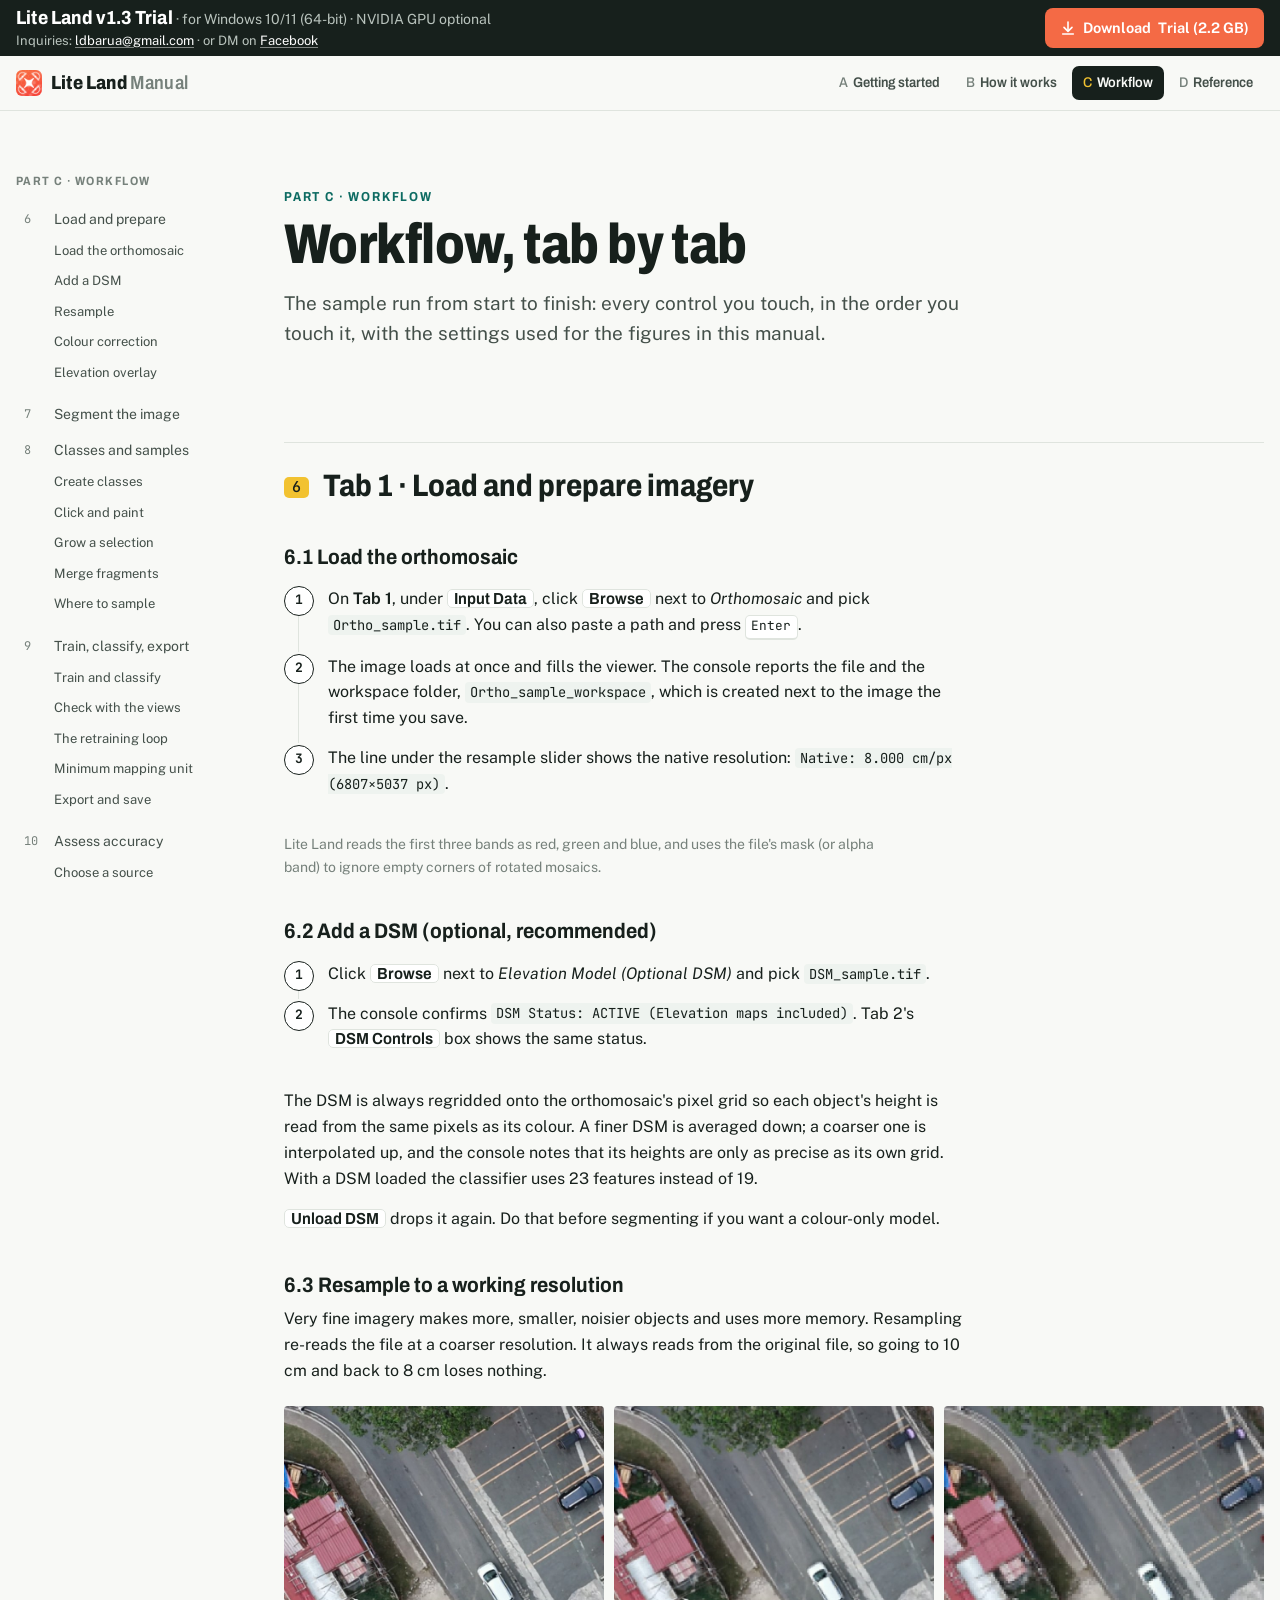
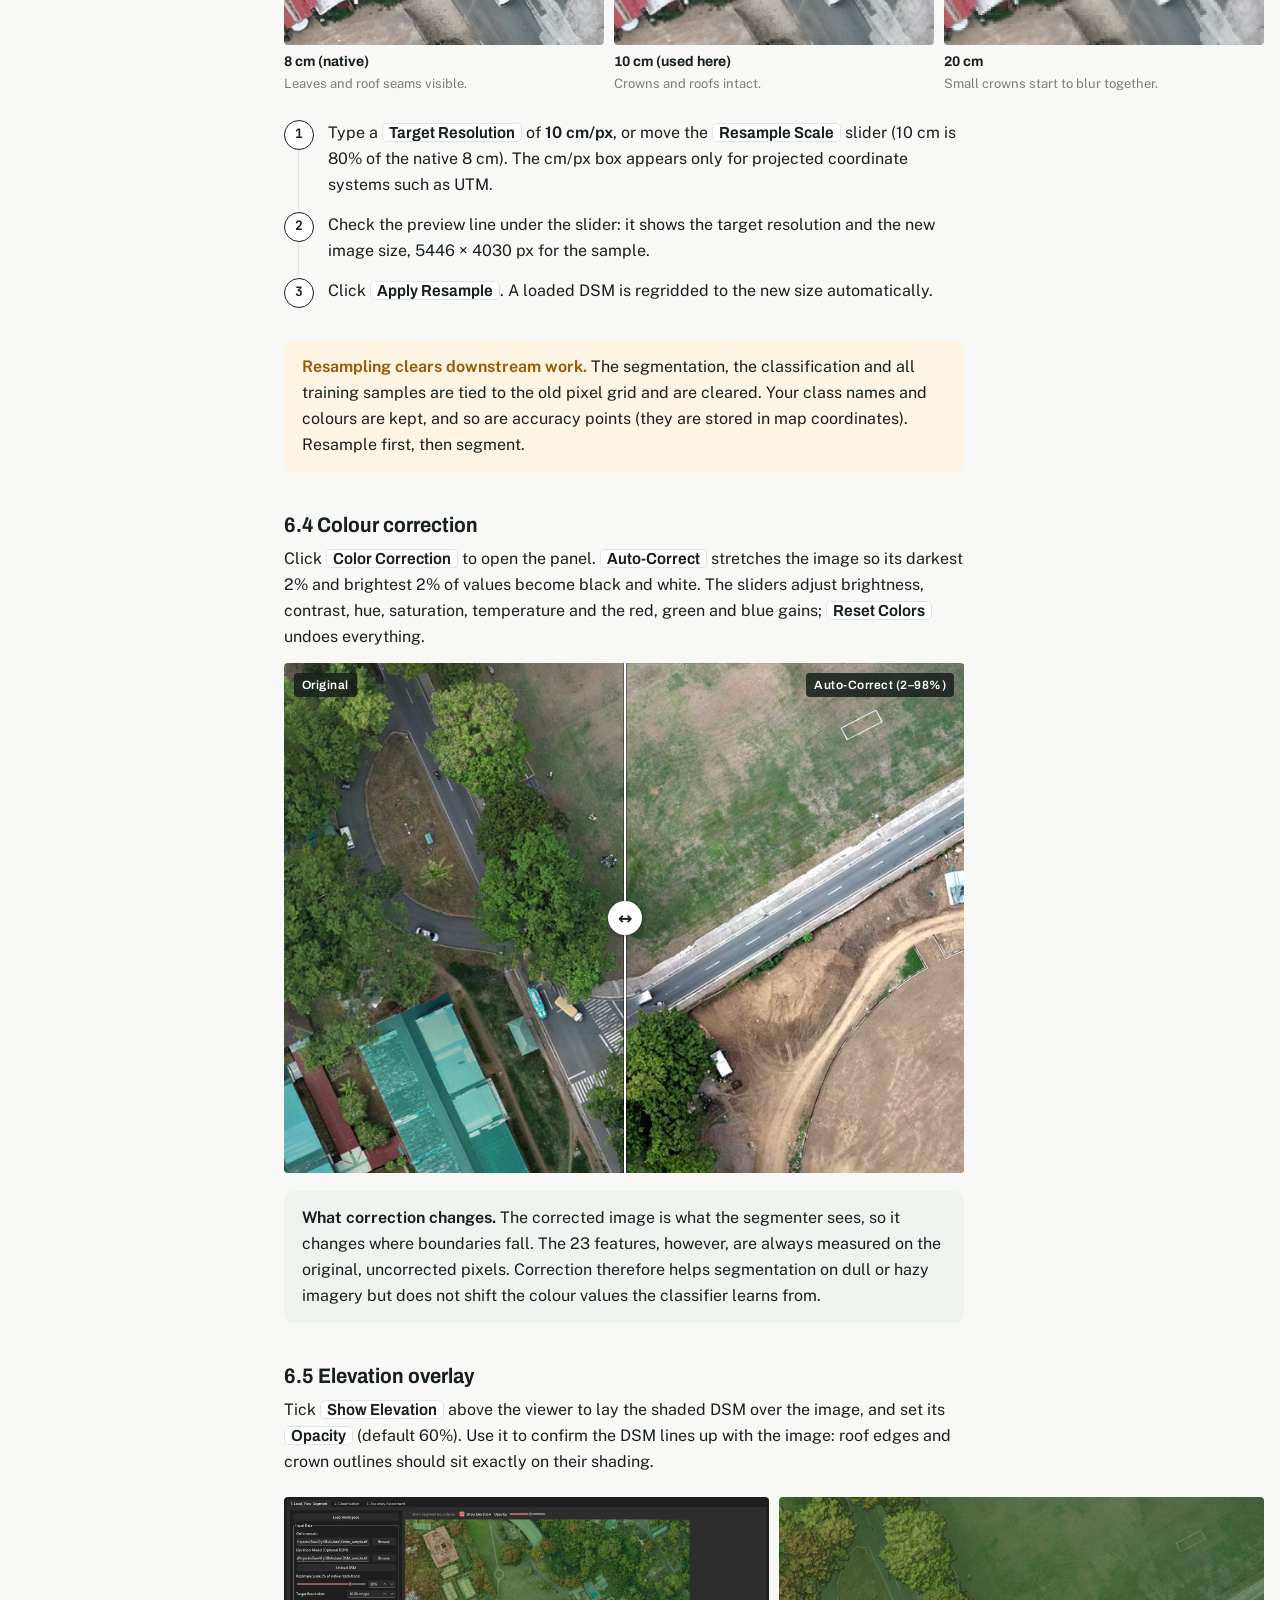
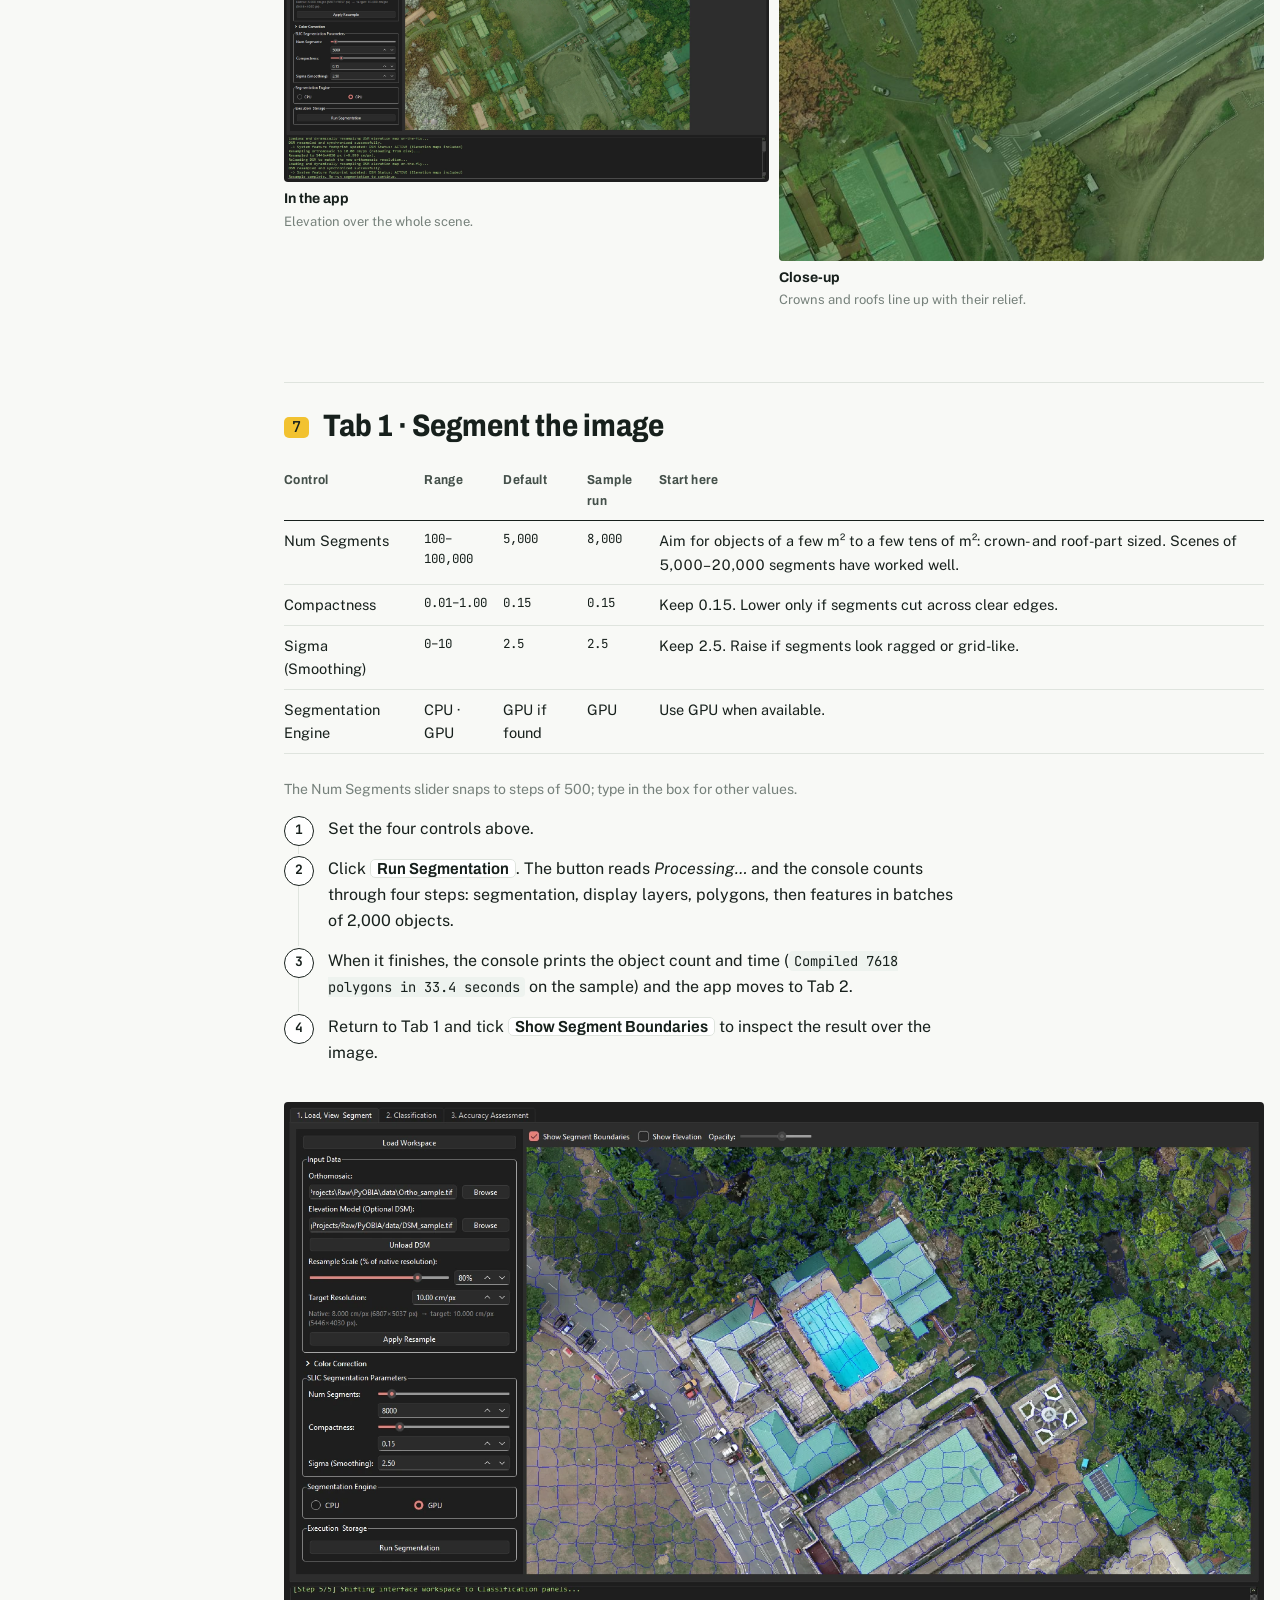
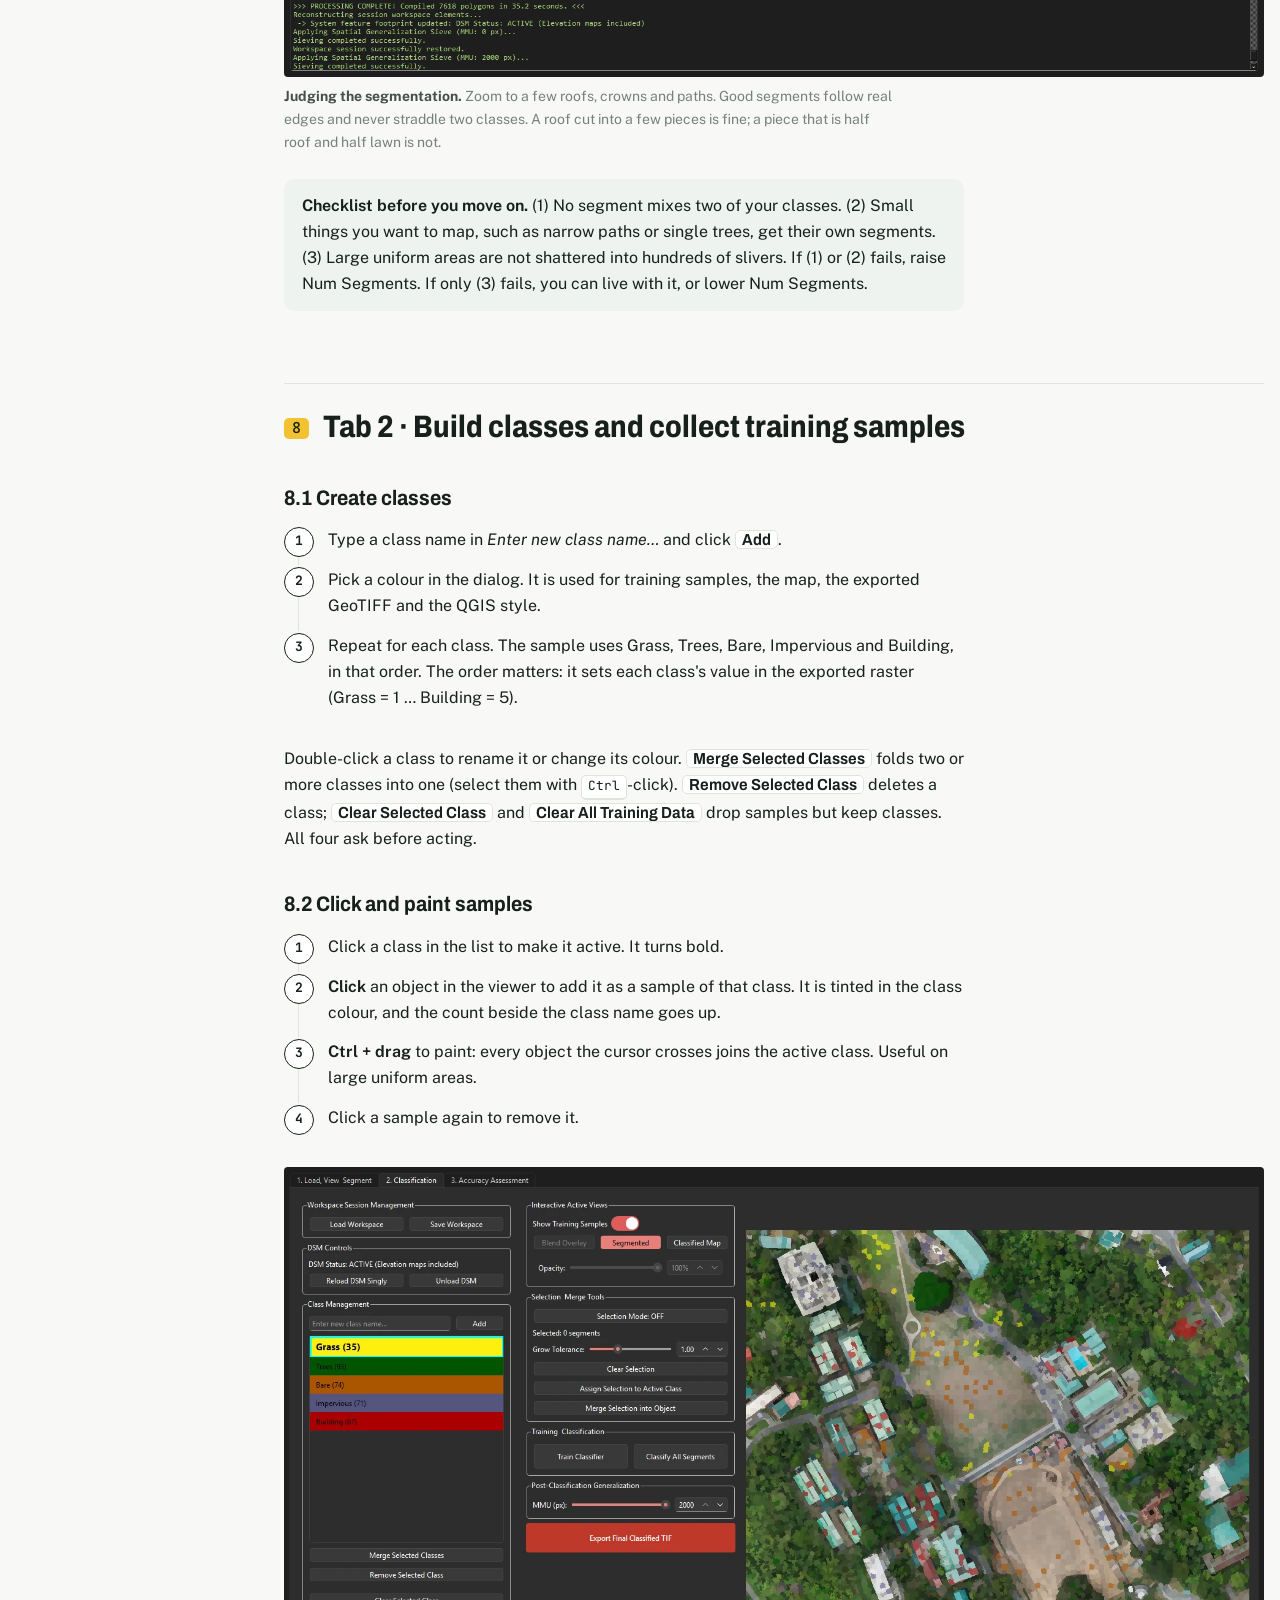
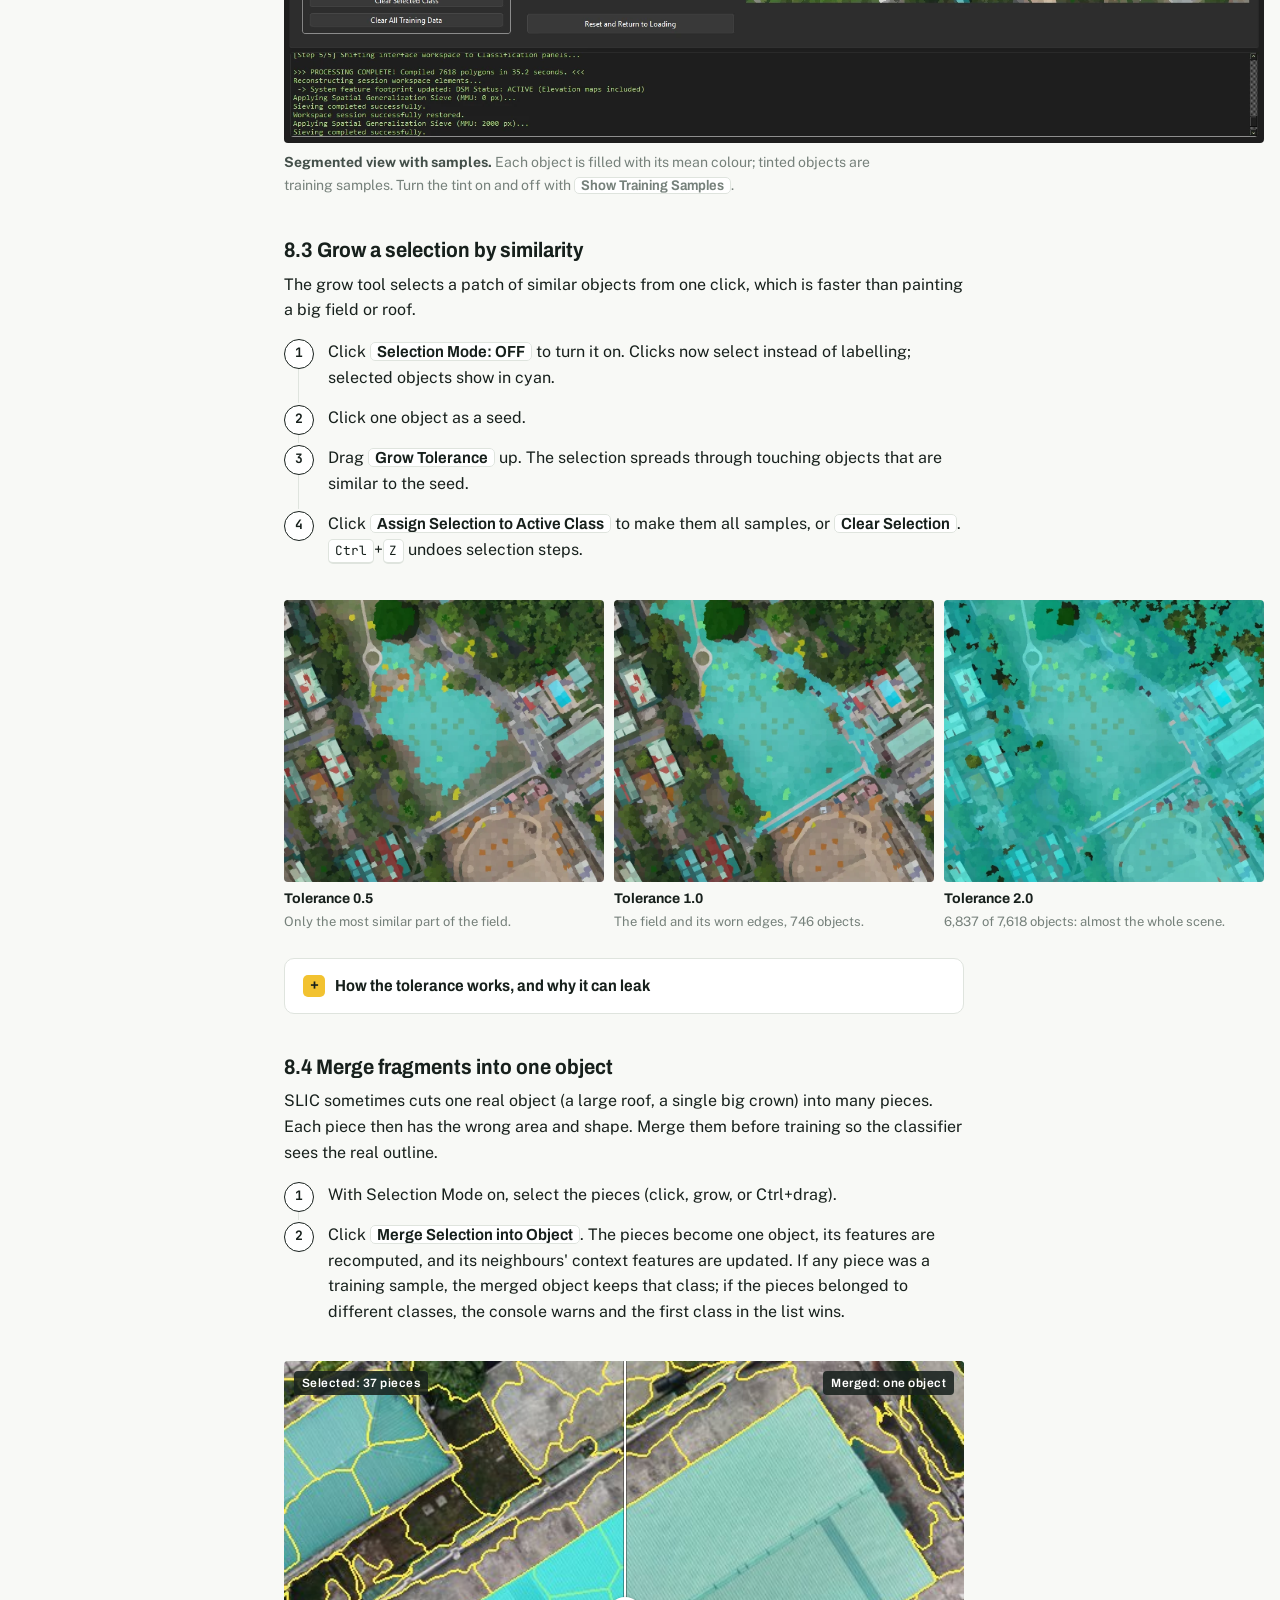
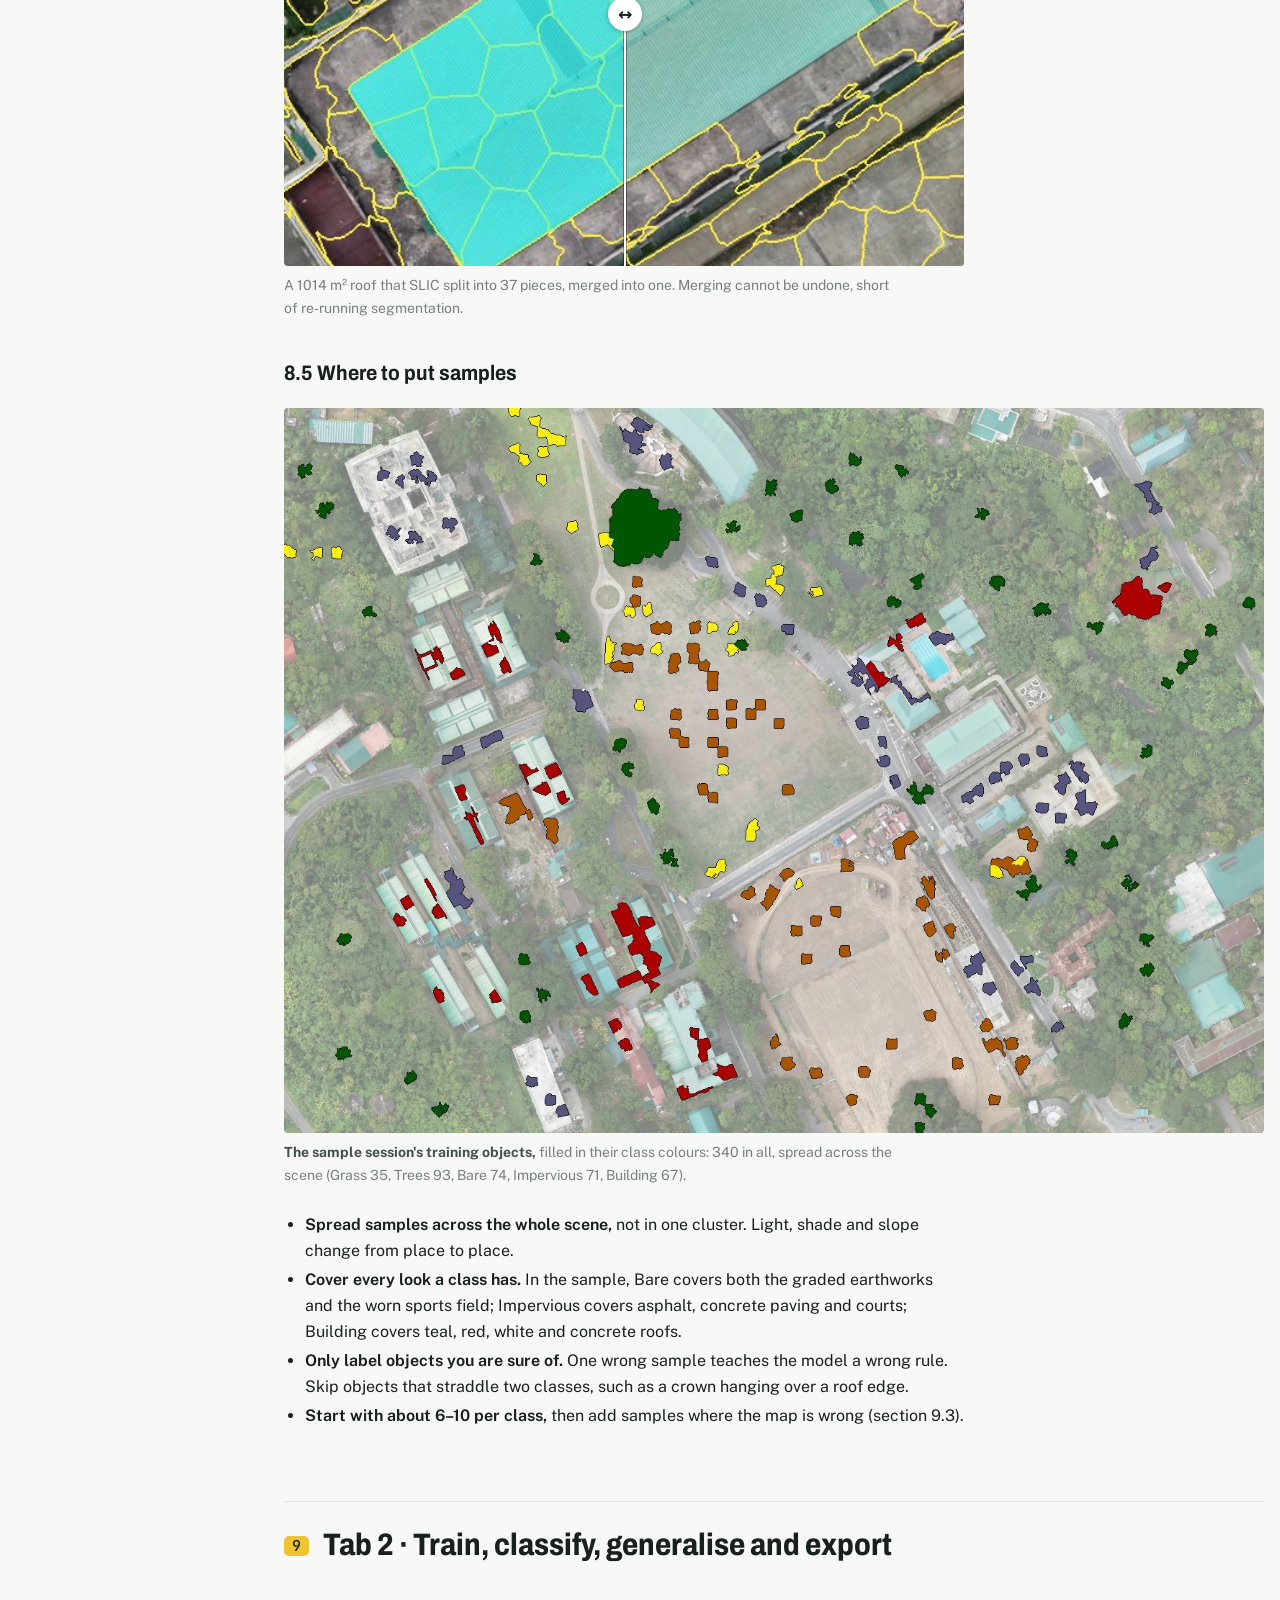
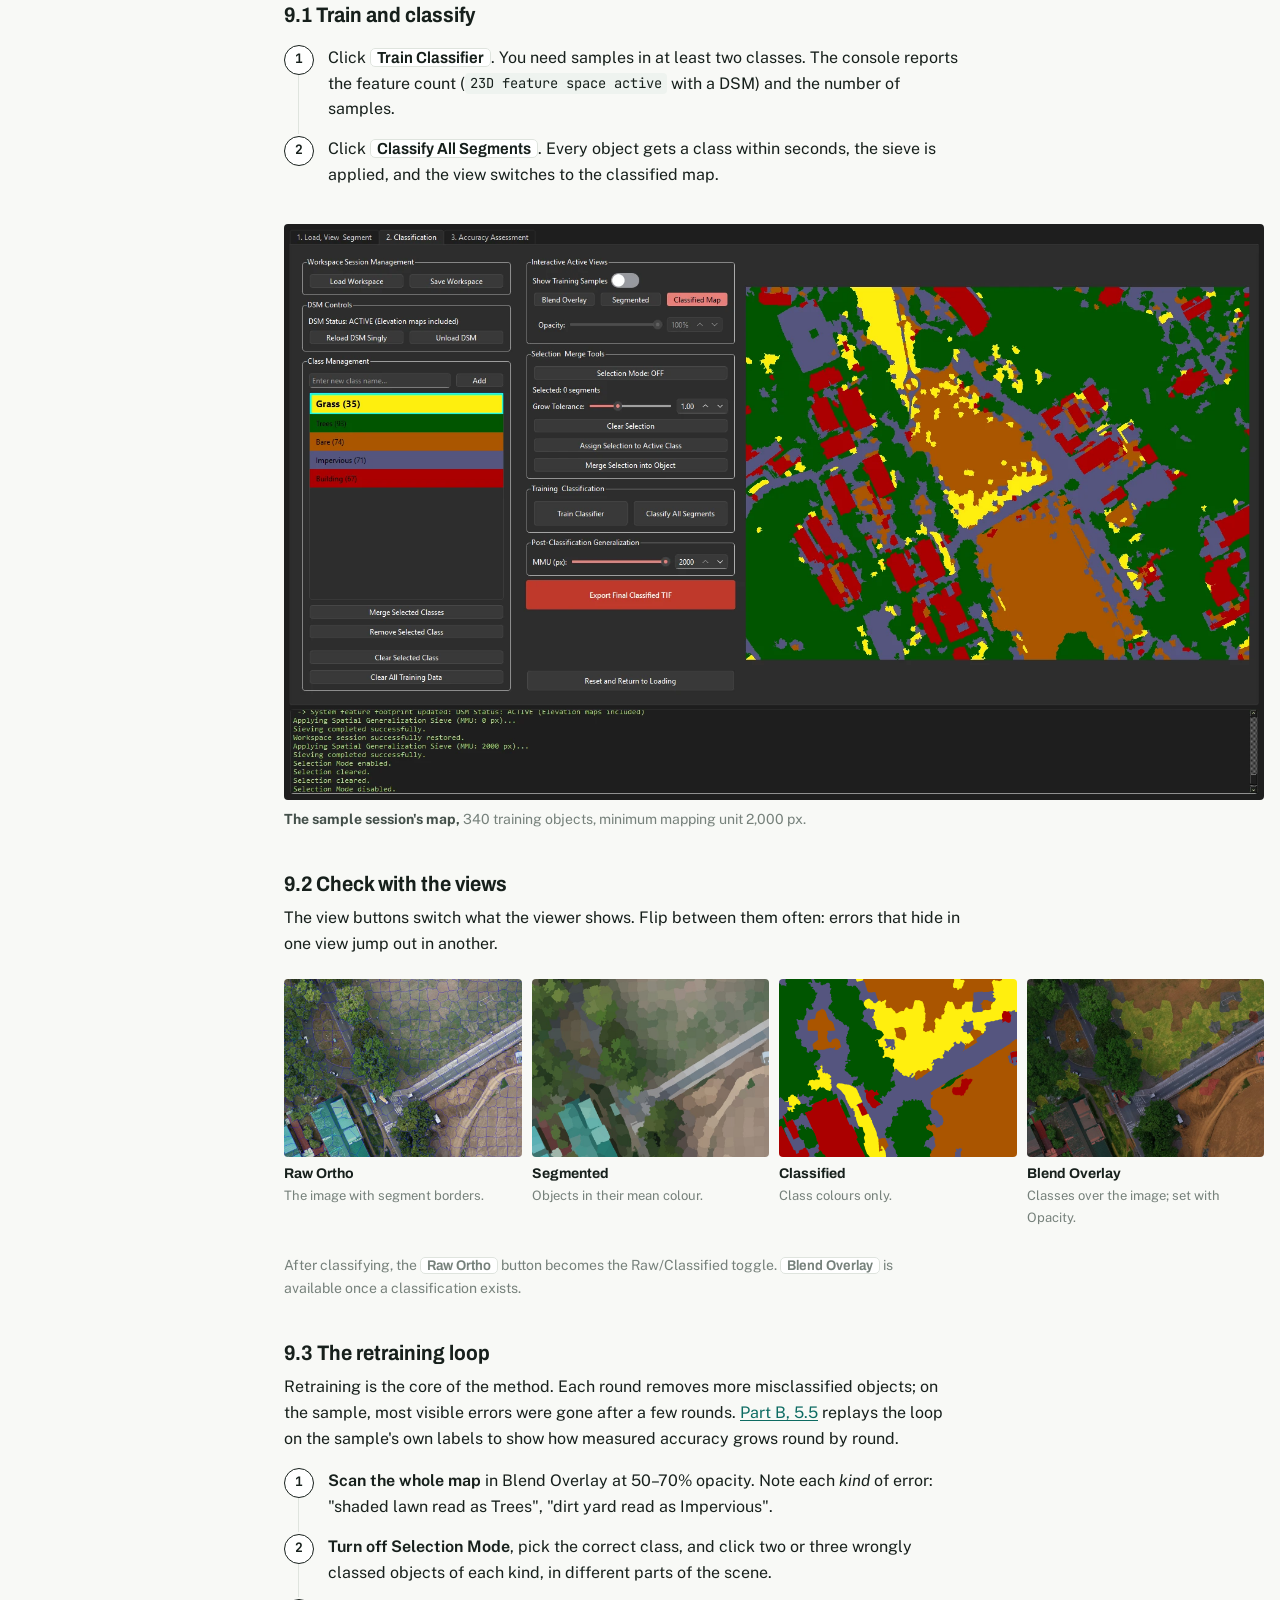
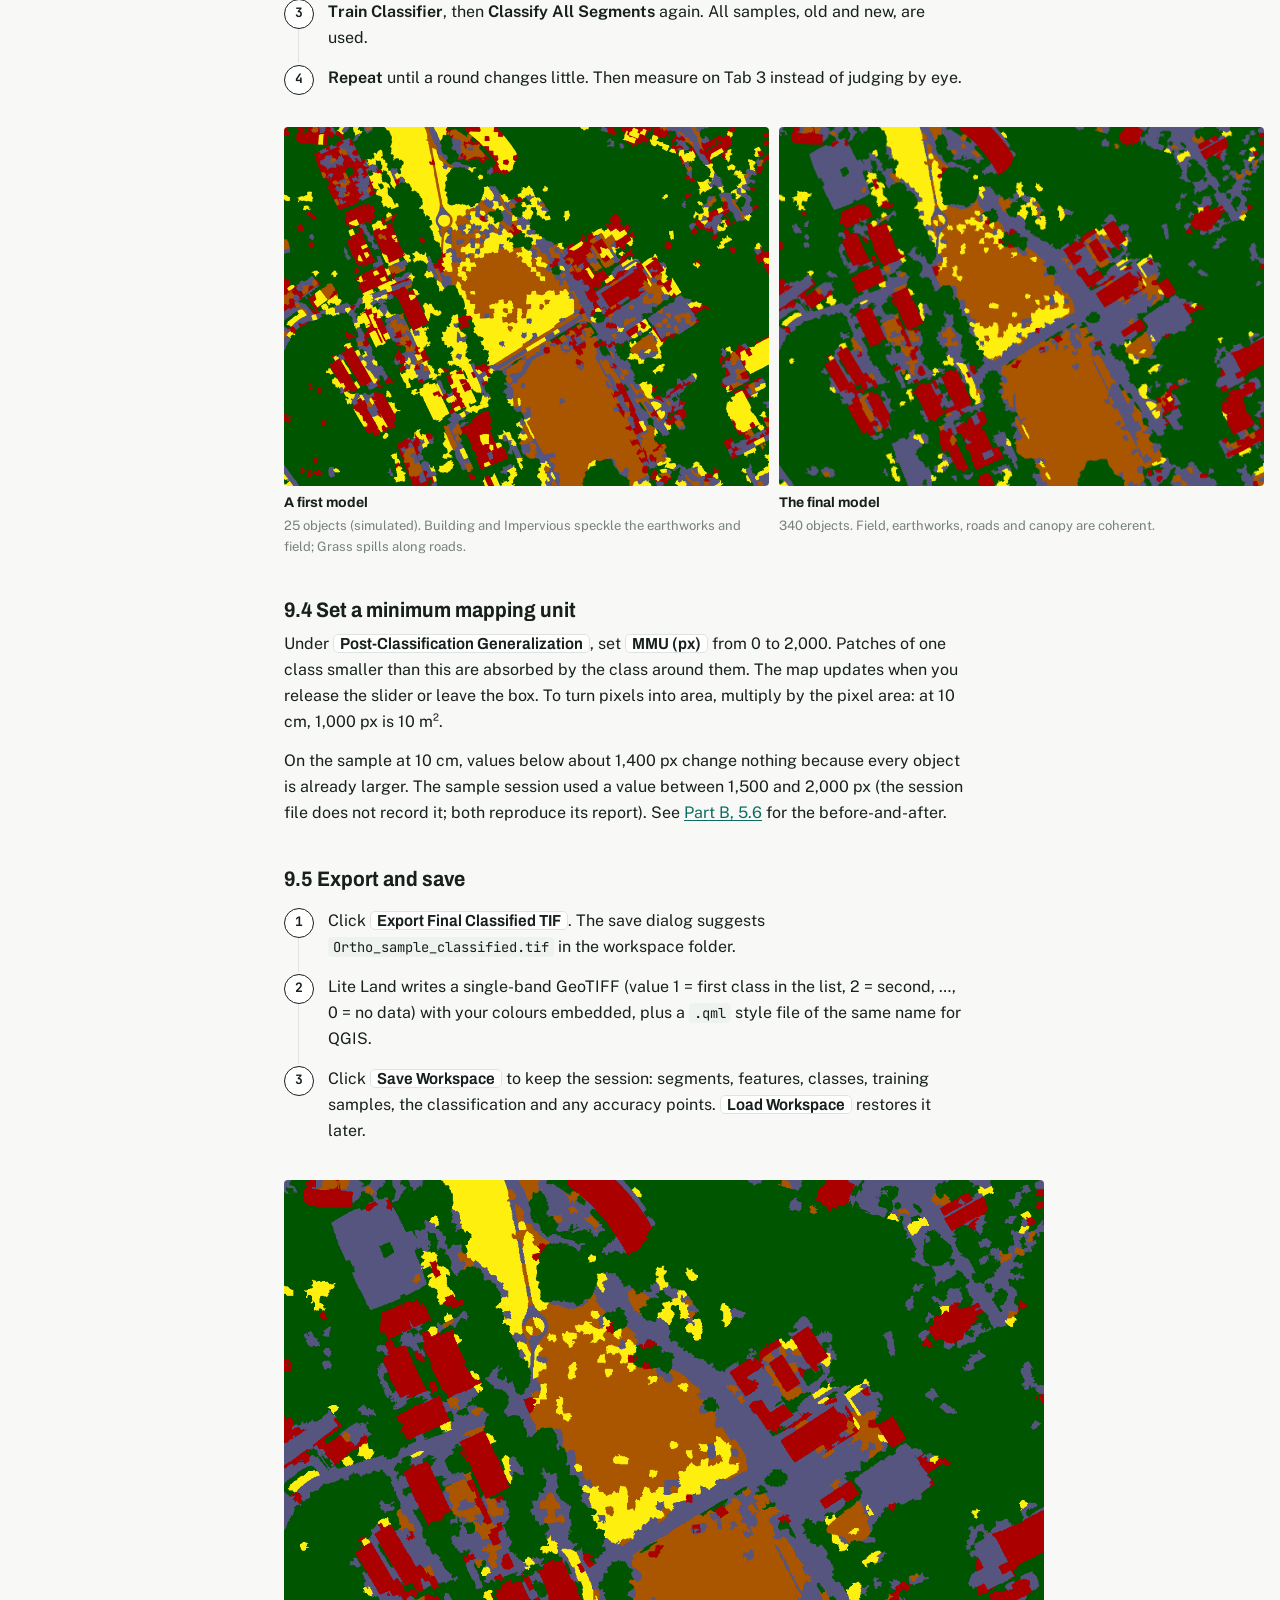
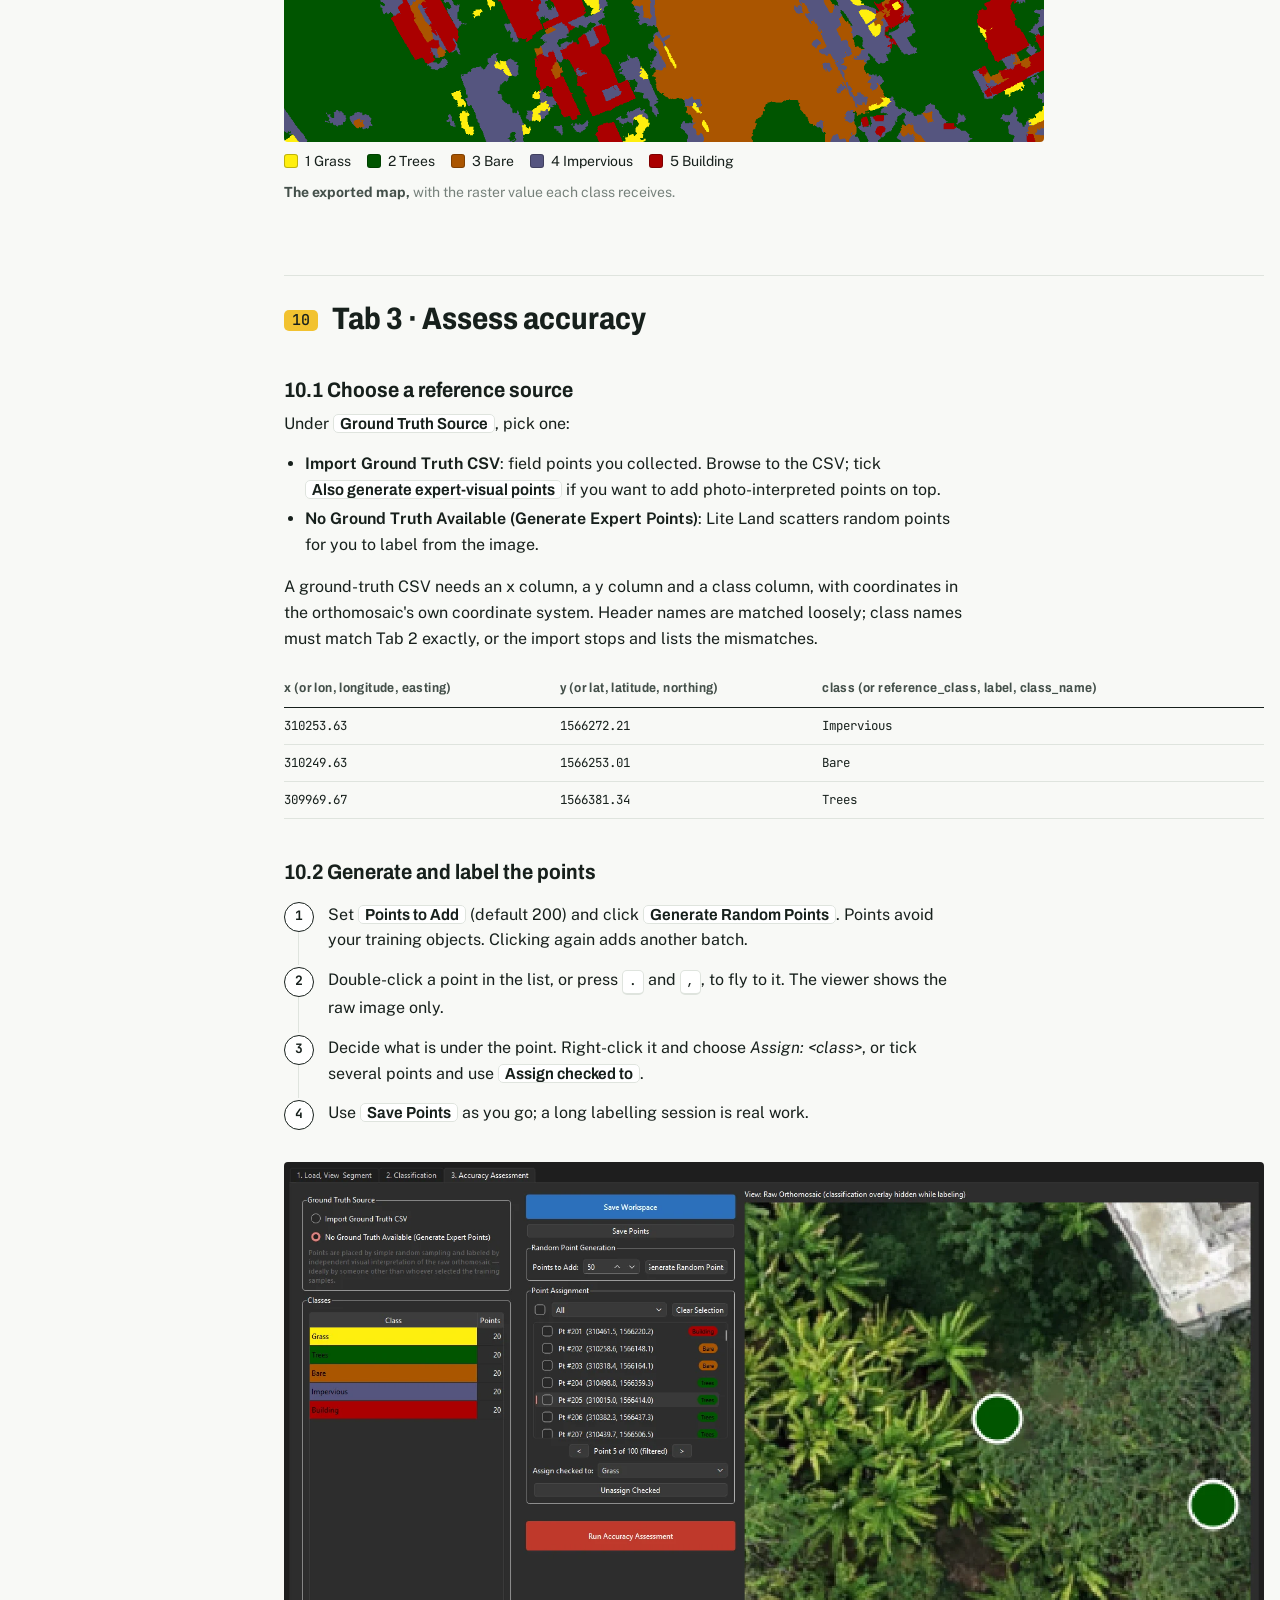
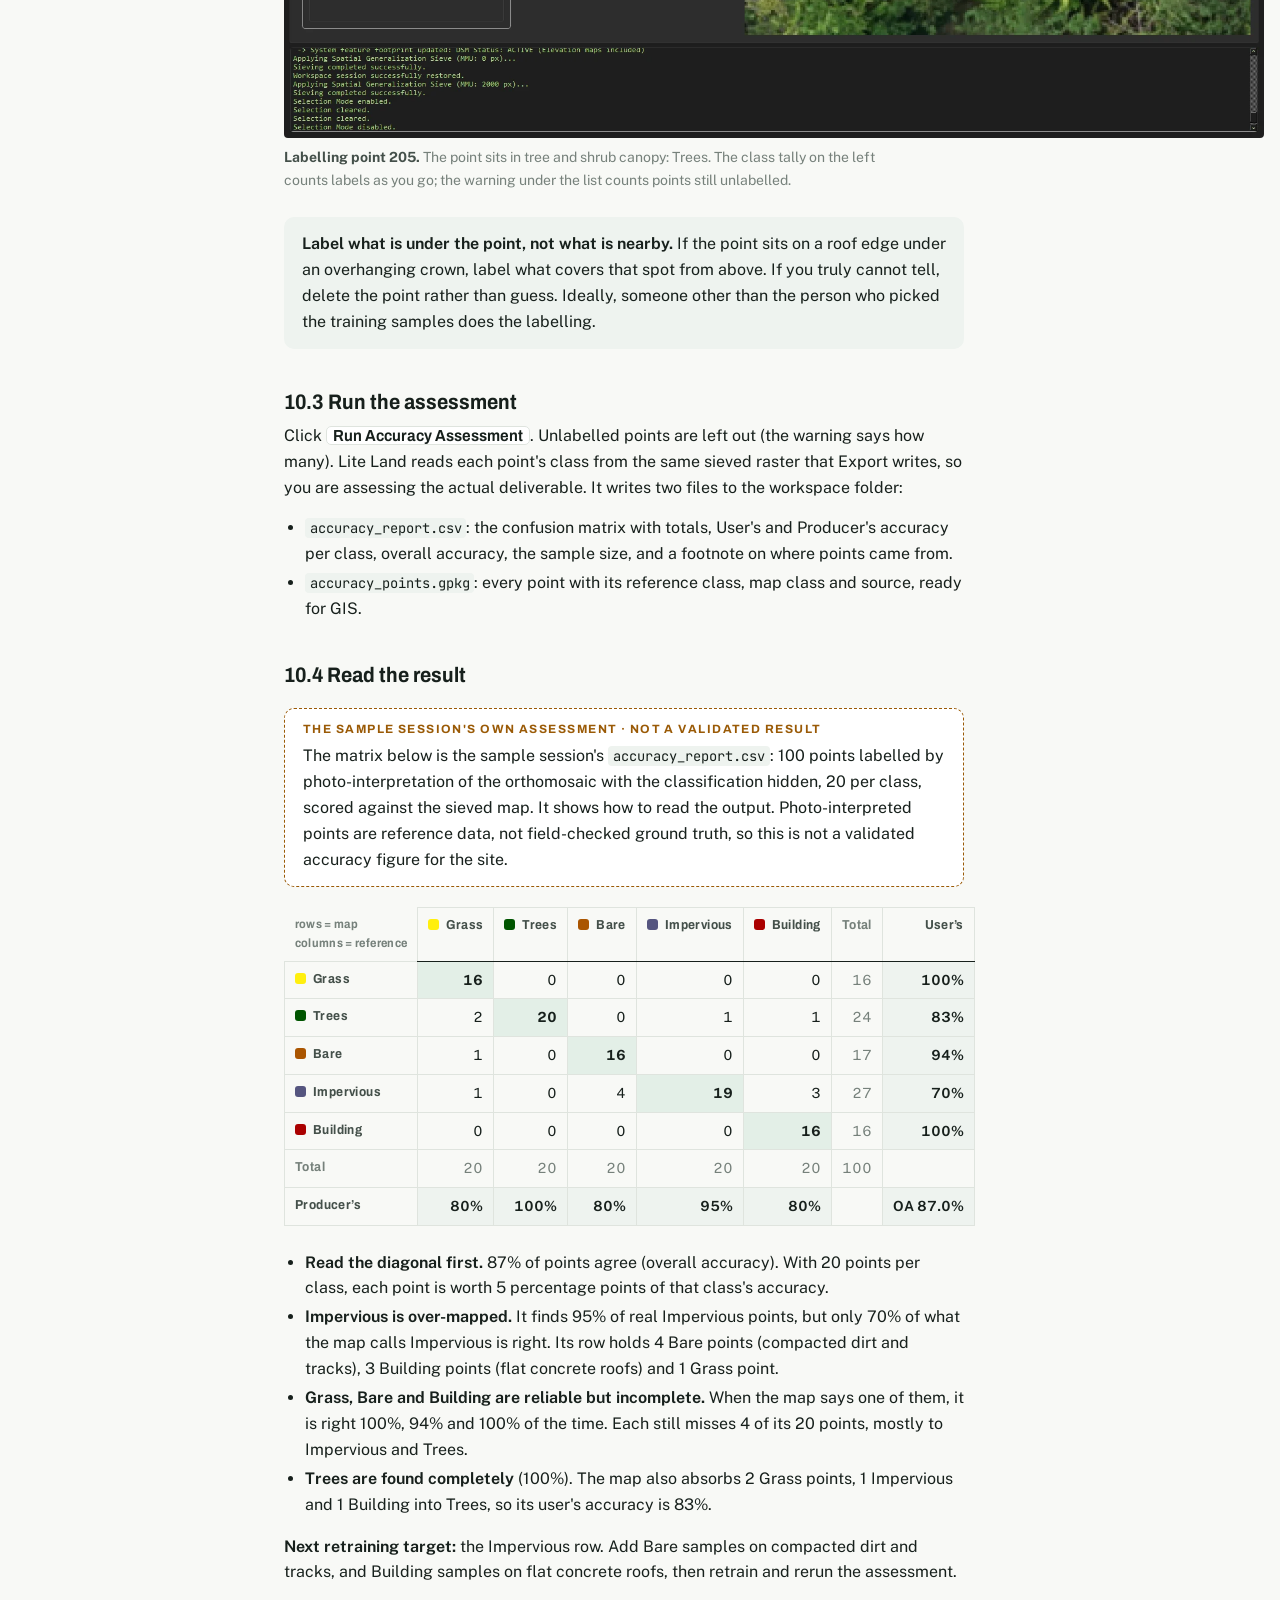
<file: docs/workflow.html>
<!doctype html>
<html lang="en">
<head>
<meta charset="utf-8">
<meta name="viewport" content="width=device-width, initial-scale=1, viewport-fit=cover">
<title>Lite Land Manual · Workflow</title>
<link rel="preconnect" href="https://fonts.googleapis.com">
<link rel="preconnect" href="https://fonts.gstatic.com" crossorigin>
<link rel="stylesheet" href="https://fonts.googleapis.com/css2?family=Archivo:wdth,wght@75..100,500..800&family=JetBrains+Mono:wght@400;500;700&family=Public+Sans:ital,wght@0,400;0,600;0,700;1,400&display=swap">
<link rel="icon" type="image/png" href="img/brand/lite_land_64.png">
<link rel="apple-touch-icon" href="img/brand/lite_land_180.png">
<link rel="stylesheet" href="manual.css">
</head>
<body>
<header class="topbar">
  <div class="getbar">
    <div class="getbar-in">
      <div class="getbar-id">
        <p><b>Lite Land v1.3 Trial</b> <span>· for Windows 10/11 (64-bit) · NVIDIA GPU optional</span></p>
        <p class="getbar-contact">Inquiries: <a href="mailto:ldbarua@gmail.com">ldbarua@gmail.com</a><span class="sep"> · </span>or DM on <a href="https://www.facebook.com/leonardo.barua" target="_blank" rel="noopener">Facebook</a></p>
      </div>
      <a class="getbar-btn" data-goatcounter-click="download-trial" data-goatcounter-title="Download Lite Land trial (top bar)" href="https://drive.google.com/file/d/1JxOnxnY069Mfg6nPAA1eiSF7T0b4u91c/view?usp=drive_link" target="_blank" rel="noopener"><svg viewBox="0 0 24 24" fill="none" stroke="currentColor" stroke-width="2.4" stroke-linecap="round" stroke-linejoin="round" aria-hidden="true"><path d="M12 3v12"/><path d="m6 11 6 6 6-6"/><path d="M4 21h16"/></svg>Download<span class="long"> Trial (2.2 GB)</span></a>
    </div>
  </div>
  <div class="topbar-inner">
  <a class="brand" href="index.html"><img class="brand-mark" src="img/brand/lite_land_64.png" alt="" width="26" height="26"><span>Lite Land <span class="brand-sub">Manual</span></span></a>
  <nav class="parts" aria-label="Manual parts">
    <a href="index.html"><span>A</span>Getting started</a>
    <a href="concepts.html"><span>B</span>How it works</a>
    <a href="workflow.html" aria-current="page"><span>C</span>Workflow</a>
    <a href="reference.html"><span>D</span>Reference</a>
  </nav>
</div></header>

<div class="frame">
<aside class="toc" aria-label="On this page">
  <p class="toc-title">Part C · Workflow</p>
  <ol>
    <li><a href="#prepare"><span class="n">6</span>Load and prepare</a>
      <ol>
        <li><a href="#load">Load the orthomosaic</a></li>
        <li><a href="#dsm">Add a DSM</a></li>
        <li><a href="#resample">Resample</a></li>
        <li><a href="#color">Colour correction</a></li>
        <li><a href="#elevation">Elevation overlay</a></li>
      </ol>
    </li>
    <li><a href="#segment"><span class="n">7</span>Segment the image</a></li>
    <li><a href="#samples"><span class="n">8</span>Classes and samples</a>
      <ol>
        <li><a href="#classes">Create classes</a></li>
        <li><a href="#click">Click and paint</a></li>
        <li><a href="#grow">Grow a selection</a></li>
        <li><a href="#merge">Merge fragments</a></li>
        <li><a href="#where">Where to sample</a></li>
      </ol>
    </li>
    <li><a href="#classify"><span class="n">9</span>Train, classify, export</a>
      <ol>
        <li><a href="#train">Train and classify</a></li>
        <li><a href="#views">Check with the views</a></li>
        <li><a href="#loop">The retraining loop</a></li>
        <li><a href="#mmu">Minimum mapping unit</a></li>
        <li><a href="#export">Export and save</a></li>
      </ol>
    </li>
    <li><a href="#assess"><span class="n">10</span>Assess accuracy</a>
      <ol>
        <li><a href="#acc-source">Choose a source</a></li>
        <li><a href="#acc-label">Label the points</a></li>
        <li><a href="#acc-run">Run the assessment</a></li>
        <li><a href="#acc-read">Read the result</a></li>
      </ol>
    </li>
  </ol>
</aside>

<main>
<section class="hero">
  <p class="eyebrow">Part C · Workflow</p>
  <h1>Workflow, tab by tab</h1>
  <p class="lead">The sample run from start to finish: every control you touch, in the order you touch it, with the settings used for the figures in this manual.</p>
</section>

<h2 id="prepare"><span class="num">6</span>Tab 1 · Load and prepare imagery</h2>

<h3 id="load">6.1 Load the orthomosaic</h3>
<ol class="steps">
  <li>On <strong>Tab 1</strong>, under <span class="ui">Input Data</span>, click <span class="ui">Browse</span> next to <em>Orthomosaic</em> and pick <code>Ortho_sample.tif</code>. You can also paste a path and press <kbd>Enter</kbd>.</li>
  <li>The image loads at once and fills the viewer. The console reports the file and the workspace folder, <code>Ortho_sample_workspace</code>, which is created next to the image the first time you save.</li>
  <li>The line under the resample slider shows the native resolution: <code>Native: 8.000 cm/px (6807×5037 px)</code>.</li>
</ol>
<p class="small">Lite Land reads the first three bands as red, green and blue, and uses the file's mask (or alpha band) to ignore empty corners of rotated mosaics.</p>

<h3 id="dsm">6.2 Add a DSM (optional, recommended)</h3>
<ol class="steps">
  <li>Click <span class="ui">Browse</span> next to <em>Elevation Model (Optional DSM)</em> and pick <code>DSM_sample.tif</code>.</li>
  <li>The console confirms <code>DSM Status: ACTIVE (Elevation maps included)</code>. Tab 2's <span class="ui">DSM Controls</span> box shows the same status.</li>
</ol>
<p>The DSM is always regridded onto the orthomosaic's pixel grid so each object's height is read from the same pixels as its colour. A finer DSM is averaged down; a coarser one is interpolated up, and the console notes that its heights are only as precise as its own grid. With a DSM loaded the classifier uses 23 features instead of 19.</p>
<p><span class="ui">Unload DSM</span> drops it again. Do that before segmenting if you want a colour-only model.</p>

<h3 id="resample">6.3 Resample to a working resolution</h3>
<p>Very fine imagery makes more, smaller, noisier objects and uses more memory. Resampling re-reads the file at a coarser resolution. It always reads from the original file, so going to 10 cm and back to 8 cm loses nothing.</p>
<div class="strip c3">
  <figure><img src="img/res_08cm.jpg" alt="A 30 by 22 metre area at 8 cm"><figcaption><b>8 cm (native)</b> Leaves and roof seams visible.</figcaption></figure>
  <figure><img src="img/res_10cm.jpg" alt="The same area at 10 cm"><figcaption><b>10 cm (used here)</b> Crowns and roofs intact.</figcaption></figure>
  <figure><img src="img/res_20cm.jpg" alt="The same area at 20 cm"><figcaption><b>20 cm</b> Small crowns start to blur together.</figcaption></figure>
</div>
<ol class="steps">
  <li>Type a <span class="ui">Target Resolution</span> of <strong>10 cm/px</strong>, or move the <span class="ui">Resample Scale</span> slider (10 cm is 80% of the native 8 cm). The cm/px box appears only for projected coordinate systems such as UTM.</li>
  <li>Check the preview line under the slider: it shows the target resolution and the new image size, 5446 × 4030 px for the sample.</li>
  <li>Click <span class="ui">Apply Resample</span>. A loaded DSM is regridded to the new size automatically.</li>
</ol>
<div class="warn"><p><strong>Resampling clears downstream work.</strong> The segmentation, the classification and all training samples are tied to the old pixel grid and are cleared. Your class names and colours are kept, and so are accuracy points (they are stored in map coordinates). Resample first, then segment.</p></div>

<h3 id="color">6.4 Colour correction</h3>
<p>Click <span class="ui">Color Correction</span> to open the panel. <span class="ui">Auto-Correct</span> stretches the image so its darkest 2% and brightest 2% of values become black and white. The sliders adjust brightness, contrast, hue, saturation, temperature and the red, green and blue gains; <span class="ui">Reset Colors</span> undoes everything.</p>
<div class="compare" data-label="Compare original colour with Auto-Correct">
  <img src="img/color_before.jpg" alt="Original colours">
  <div class="top"><img src="img/color_auto.jpg" alt="After Auto-Correct"></div>
  <div class="bar"></div><span class="tag l">Original</span><span class="tag r">Auto-Correct (2–98%)</span>
</div>
<div class="note" style="margin-top:18px"><p><strong>What correction changes.</strong> The corrected image is what the segmenter sees, so it changes where boundaries fall. The 23 features, however, are always measured on the original, uncorrected pixels. Correction therefore helps segmentation on dull or hazy imagery but does not shift the colour values the classifier learns from.</p></div>

<h3 id="elevation">6.5 Elevation overlay</h3>
<p>Tick <span class="ui">Show Elevation</span> above the viewer to lay the shaded DSM over the image, and set its <span class="ui">Opacity</span> (default 60%). Use it to confirm the DSM lines up with the image: roof edges and crown outlines should sit exactly on their shading.</p>
<div class="strip c2">
  <figure><img src="img/app/06_elevation_overlay.webp" alt="Tab 1 with the elevation overlay switched on"><figcaption><b>In the app</b> Elevation over the whole scene.</figcaption></figure>
  <figure><img src="img/hillshade_overlay.jpg" alt="Close-up of the elevation overlay"><figcaption><b>Close-up</b> Crowns and roofs line up with their relief.</figcaption></figure>
</div>

<h2 id="segment"><span class="num">7</span>Tab 1 · Segment the image</h2>
<div class="table-wrap"><table>
  <thead><tr><th>Control</th><th>Range</th><th>Default</th><th>Sample run</th><th>Start here</th></tr></thead>
  <tbody>
    <tr><td>Num Segments</td><td class="mono">100–100,000</td><td class="mono">5,000</td><td class="mono">8,000</td><td>Aim for objects of a few m² to a few tens of m²: crown- and roof-part sized. Scenes of 5,000–20,000 segments have worked well.</td></tr>
    <tr><td>Compactness</td><td class="mono">0.01–1.00</td><td class="mono">0.15</td><td class="mono">0.15</td><td>Keep 0.15. Lower only if segments cut across clear edges.</td></tr>
    <tr><td>Sigma (Smoothing)</td><td class="mono">0–10</td><td class="mono">2.5</td><td class="mono">2.5</td><td>Keep 2.5. Raise if segments look ragged or grid-like.</td></tr>
    <tr><td>Segmentation Engine</td><td>CPU · GPU</td><td>GPU if found</td><td>GPU</td><td>Use GPU when available.</td></tr>
  </tbody>
</table></div>
<p class="small">The Num Segments slider snaps to steps of 500; type in the box for other values.</p>
<ol class="steps">
  <li>Set the four controls above.</li>
  <li>Click <span class="ui">Run Segmentation</span>. The button reads <em>Processing…</em> and the console counts through four steps: segmentation, display layers, polygons, then features in batches of 2,000 objects.</li>
  <li>When it finishes, the console prints the object count and time (<code>Compiled 7618 polygons in 33.4 seconds</code> on the sample) and the app moves to Tab 2.</li>
  <li>Return to Tab 1 and tick <span class="ui">Show Segment Boundaries</span> to inspect the result over the image.</li>
</ol>
<figure>
  <img src="img/app/09_boundaries_zoom.webp" alt="Tab 1 zoomed in with blue segment boundaries over roofs and a pool">
  <figcaption><b>Judging the segmentation.</b> Zoom to a few roofs, crowns and paths. Good segments follow real edges and never straddle two classes. A roof cut into a few pieces is fine; a piece that is half roof and half lawn is not.</figcaption>
</figure>
<div class="note"><p><strong>Checklist before you move on.</strong> (1) No segment mixes two of your classes. (2) Small things you want to map, such as narrow paths or single trees, get their own segments. (3) Large uniform areas are not shattered into hundreds of slivers. If (1) or (2) fails, raise Num Segments. If only (3) fails, you can live with it, or lower Num Segments.</p></div>

<h2 id="samples"><span class="num">8</span>Tab 2 · Build classes and collect training samples</h2>

<h3 id="classes">8.1 Create classes</h3>
<ol class="steps">
  <li>Type a class name in <em>Enter new class name…</em> and click <span class="ui">Add</span>.</li>
  <li>Pick a colour in the dialog. It is used for training samples, the map, the exported GeoTIFF and the QGIS style.</li>
  <li>Repeat for each class. The sample uses Grass, Trees, Bare, Impervious and Building, in that order. The order matters: it sets each class's value in the exported raster (Grass = 1 … Building = 5).</li>
</ol>
<p>Double-click a class to rename it or change its colour. <span class="ui">Merge Selected Classes</span> folds two or more classes into one (select them with <kbd>Ctrl</kbd>-click). <span class="ui">Remove Selected Class</span> deletes a class; <span class="ui">Clear Selected Class</span> and <span class="ui">Clear All Training Data</span> drop samples but keep classes. All four ask before acting.</p>

<h3 id="click">8.2 Click and paint samples</h3>
<ol class="steps">
  <li>Click a class in the list to make it active. It turns bold.</li>
  <li><strong>Click</strong> an object in the viewer to add it as a sample of that class. It is tinted in the class colour, and the count beside the class name goes up.</li>
  <li><strong>Ctrl + drag</strong> to paint: every object the cursor crosses joins the active class. Useful on large uniform areas.</li>
  <li>Click a sample again to remove it.</li>
</ol>
<figure>
  <img src="img/app/10_training_samples.webp" alt="Tab 2 in Segmented view with training samples tinted in their class colours">
  <figcaption><b>Segmented view with samples.</b> Each object is filled with its mean colour; tinted objects are training samples. Turn the tint on and off with <span class="ui">Show Training Samples</span>.</figcaption>
</figure>

<h3 id="grow">8.3 Grow a selection by similarity</h3>
<p>The grow tool selects a patch of similar objects from one click, which is faster than painting a big field or roof.</p>
<ol class="steps">
  <li>Click <span class="ui">Selection Mode: OFF</span> to turn it on. Clicks now select instead of labelling; selected objects show in cyan.</li>
  <li>Click one object as a seed.</li>
  <li>Drag <span class="ui">Grow Tolerance</span> up. The selection spreads through touching objects that are similar to the seed.</li>
  <li>Click <span class="ui">Assign Selection to Active Class</span> to make them all samples, or <span class="ui">Clear Selection</span>. <kbd>Ctrl</kbd>+<kbd>Z</kbd> undoes selection steps.</li>
</ol>
<div class="strip c3">
  <figure><img src="img/app/11_grow_050_view.webp" alt="Grow at tolerance 0.5 covers part of the field"><figcaption><b>Tolerance 0.5</b> Only the most similar part of the field.</figcaption></figure>
  <figure><img src="img/app/12_grow_100_view.webp" alt="Grow at tolerance 1.0 covers the field"><figcaption><b>Tolerance 1.0</b> The field and its worn edges, 746 objects.</figcaption></figure>
  <figure><img src="img/app/13_grow_200_view.webp" alt="Grow at tolerance 2.0 leaks into roads and roofs"><figcaption><b>Tolerance 2.0</b> 6,837 of 7,618 objects: almost the whole scene.</figcaption></figure>
</div>
<details class="why"><summary>How the tolerance works, and why it can leak</summary>
<p>Similarity uses six features: mean red, green, blue and brightness, GLCM contrast and homogeneity. Each is divided by its spread across the whole scene, and a neighbour joins if its distance to the seed's average is within <em>tolerance</em> × √6. Growth spreads through any touching object that passes, not the closest first, and the spread is measured over the whole scene, so a high tolerance can cross into different-looking ground. Start low and raise it in small steps. Each new click starts its own growth at tolerance 0, so earlier picks stay as they were.</p>
</details>

<h3 id="merge">8.4 Merge fragments into one object</h3>
<p>SLIC sometimes cuts one real object (a large roof, a single big crown) into many pieces. Each piece then has the wrong area and shape. Merge them before training so the classifier sees the real outline.</p>
<ol class="steps">
  <li>With Selection Mode on, select the pieces (click, grow, or Ctrl+drag).</li>
  <li>Click <span class="ui">Merge Selection into Object</span>. The pieces become one object, its features are recomputed, and its neighbours' context features are updated. If any piece was a training sample, the merged object keeps that class; if the pieces belonged to different classes, the console warns and the first class in the list wins.</li>
</ol>
<div class="compare" data-label="Compare a roof before and after merging">
  <img src="img/merge_before.jpg" alt="A large roof split into many segments, selected in cyan">
  <div class="top"><img src="img/merge_after.jpg" alt="The same roof as a single merged object"></div>
  <div class="bar"></div><span class="tag l">Selected: <span data-d="merge.pieces"></span> pieces</span><span class="tag r">Merged: one object</span>
</div>
<p class="caption" style="margin-top:8px">A <span data-d="merge.area_m2" data-fmt="f0"></span> m² roof that SLIC split into <span data-d="merge.pieces"></span> pieces, merged into one. Merging cannot be undone, short of re-running segmentation.</p>

<h3 id="where">8.5 Where to put samples</h3>
<figure>
  <img src="img/training_samples.jpg" alt="The sample scene with every training object filled in its class colour">
  <figcaption><b>The sample session's training objects,</b> filled in their class colours: <span data-d="training.total"></span> in all, spread across the scene (Grass <span data-d="training.per_class.Grass"></span>, Trees <span data-d="training.per_class.Trees"></span>, Bare <span data-d="training.per_class.Bare"></span>, Impervious <span data-d="training.per_class.Impervious"></span>, Building <span data-d="training.per_class.Building"></span>).</figcaption>
</figure>
<ul>
  <li><strong>Spread samples across the whole scene,</strong> not in one cluster. Light, shade and slope change from place to place.</li>
  <li><strong>Cover every look a class has.</strong> In the sample, Bare covers both the graded earthworks and the worn sports field; Impervious covers asphalt, concrete paving and courts; Building covers teal, red, white and concrete roofs.</li>
  <li><strong>Only label objects you are sure of.</strong> One wrong sample teaches the model a wrong rule. Skip objects that straddle two classes, such as a crown hanging over a roof edge.</li>
  <li><strong>Start with about 6–10 per class,</strong> then add samples where the map is wrong (section 9.3).</li>
</ul>

<h2 id="classify"><span class="num">9</span>Tab 2 · Train, classify, generalise and export</h2>

<h3 id="train">9.1 Train and classify</h3>
<ol class="steps">
  <li>Click <span class="ui">Train Classifier</span>. You need samples in at least two classes. The console reports the feature count (<code>23D feature space active</code> with a DSM) and the number of samples.</li>
  <li>Click <span class="ui">Classify All Segments</span>. Every object gets a class within seconds, the sieve is applied, and the view switches to the classified map.</li>
</ol>
<figure>
  <img src="img/app/15_classified_no_samples.webp" alt="Tab 2 showing the classified sample map">
  <figcaption><b>The sample session's map,</b> <span data-d="training.total"></span> training objects, minimum mapping unit 2,000 px.</figcaption>
</figure>

<h3 id="views">9.2 Check with the views</h3>
<p>The view buttons switch what the viewer shows. Flip between them often: errors that hide in one view jump out in another.</p>
<div class="strip c4">
  <figure><img src="img/view_raw_borders.jpg" alt="Raw orthomosaic with blue segment borders"><figcaption><b>Raw Ortho</b> The image with segment borders.</figcaption></figure>
  <figure><img src="img/view_segmented.jpg" alt="Segments filled with their mean colour"><figcaption><b>Segmented</b> Objects in their mean colour.</figcaption></figure>
  <figure><img src="img/view_classified.png" alt="Classified map"><figcaption><b>Classified</b> Class colours only.</figcaption></figure>
  <figure><img src="img/view_blend.jpg" alt="Classified colours multiplied over the image at 60% opacity"><figcaption><b>Blend Overlay</b> Classes over the image; set with Opacity.</figcaption></figure>
</div>
<p class="small">After classifying, the <span class="ui">Raw Ortho</span> button becomes the Raw/Classified toggle. <span class="ui">Blend Overlay</span> is available once a classification exists.</p>

<h3 id="loop">9.3 The retraining loop</h3>
<p>Retraining is the core of the method. Each round removes more misclassified objects; on the sample, most visible errors were gone after a few rounds. <a href="concepts.html#retraining">Part B, 5.5</a> replays the loop on the sample's own labels to show how measured accuracy grows round by round.</p>
<ol class="steps">
  <li><strong>Scan the whole map</strong> in Blend Overlay at 50–70% opacity. Note each <em>kind</em> of error: "shaded lawn read as Trees", "dirt yard read as Impervious".</li>
  <li><strong>Turn off Selection Mode</strong>, pick the correct class, and click two or three wrongly classed objects of each kind, in different parts of the scene.</li>
  <li><strong>Train Classifier</strong>, then <strong>Classify All Segments</strong> again. All samples, old and new, are used.</li>
  <li><strong>Repeat</strong> until a round changes little. Then measure on Tab 3 instead of judging by eye.</li>
</ol>
<div class="strip c2">
  <figure><img src="img/sim_round_1.png" alt="Map from a first model trained on five objects per class"><figcaption><b>A first model</b> 25 objects (simulated). Building and Impervious speckle the earthworks and field; Grass spills along roads.</figcaption></figure>
  <figure><img src="img/final_map.png" alt="The sample session's final map"><figcaption><b>The final model</b> <span data-d="training.total"></span> objects. Field, earthworks, roads and canopy are coherent.</figcaption></figure>
</div>

<h3 id="mmu">9.4 Set a minimum mapping unit</h3>
<p>Under <span class="ui">Post-Classification Generalization</span>, set <span class="ui">MMU (px)</span> from 0 to 2,000. Patches of one class smaller than this are absorbed by the class around them. The map updates when you release the slider or leave the box. To turn pixels into area, multiply by the pixel area: at 10 cm, 1,000 px is 10 m².</p>
<p>On the sample at 10 cm, values below about 1,400 px change nothing because every object is already larger. The sample session used a value between 1,500 and 2,000 px (the session file does not record it; both reproduce its report). See <a href="concepts.html#sieve">Part B, 5.6</a> for the before-and-after.</p>

<h3 id="export">9.5 Export and save</h3>
<ol class="steps">
  <li>Click <span class="ui">Export Final Classified TIF</span>. The save dialog suggests <code>Ortho_sample_classified.tif</code> in the workspace folder.</li>
  <li>Lite Land writes a single-band GeoTIFF (value 1 = first class in the list, 2 = second, …, 0 = no data) with your colours embedded, plus a <code>.qml</code> style file of the same name for QGIS.</li>
  <li>Click <span class="ui">Save Workspace</span> to keep the session: segments, features, classes, training samples, the classification and any accuracy points. <span class="ui">Load Workspace</span> restores it later.</li>
</ol>
<figure>
  <img src="img/final_map.png" alt="The final classified map of the whole sample scene" style="max-width:760px">
  <ul class="classes" aria-label="Map legend">
    <li><i style="background:var(--c-grass)"></i>1 Grass</li>
    <li><i style="background:var(--c-trees)"></i>2 Trees</li>
    <li><i style="background:var(--c-bare)"></i>3 Bare</li>
    <li><i style="background:var(--c-imp)"></i>4 Impervious</li>
    <li><i style="background:var(--c-bld)"></i>5 Building</li>
  </ul>
  <figcaption><b>The exported map,</b> with the raster value each class receives.</figcaption>
</figure>

<h2 id="assess"><span class="num">10</span>Tab 3 · Assess accuracy</h2>

<h3 id="acc-source">10.1 Choose a reference source</h3>
<p>Under <span class="ui">Ground Truth Source</span>, pick one:</p>
<ul>
  <li><strong>Import Ground Truth CSV</strong>: field points you collected. Browse to the CSV; tick <span class="ui">Also generate expert-visual points</span> if you want to add photo-interpreted points on top.</li>
  <li><strong>No Ground Truth Available (Generate Expert Points)</strong>: Lite Land scatters random points for you to label from the image.</li>
</ul>
<p>A ground-truth CSV needs an x column, a y column and a class column, with coordinates in the orthomosaic's own coordinate system. Header names are matched loosely; class names must match Tab 2 exactly, or the import stops and lists the mismatches.</p>
<div class="table-wrap"><table>
  <thead><tr><th>x (or lon, longitude, easting)</th><th>y (or lat, latitude, northing)</th><th>class (or reference_class, label, class_name)</th></tr></thead>
  <tbody>
    <tr><td class="mono">310253.63</td><td class="mono">1566272.21</td><td class="mono">Impervious</td></tr>
    <tr><td class="mono">310249.63</td><td class="mono">1566253.01</td><td class="mono">Bare</td></tr>
    <tr><td class="mono">309969.67</td><td class="mono">1566381.34</td><td class="mono">Trees</td></tr>
  </tbody>
</table></div>

<h3 id="acc-label">10.2 Generate and label the points</h3>
<ol class="steps">
  <li>Set <span class="ui">Points to Add</span> (default 200) and click <span class="ui">Generate Random Points</span>. Points avoid your training objects. Clicking again adds another batch.</li>
  <li>Double-click a point in the list, or press <kbd>.</kbd> and <kbd>,</kbd>, to fly to it. The viewer shows the raw image only.</li>
  <li>Decide what is under the point. Right-click it and choose <em>Assign: &lt;class&gt;</em>, or tick several points and use <span class="ui">Assign checked to</span>.</li>
  <li>Use <span class="ui">Save Points</span> as you go; a long labelling session is real work.</li>
</ol>
<figure>
  <img src="img/app/18_accuracy_point_zoom.webp" alt="Tab 3 zoomed to point 205 over tree canopy">
  <figcaption><b>Labelling point 205.</b> The point sits in tree and shrub canopy: Trees. The class tally on the left counts labels as you go; the warning under the list counts points still unlabelled.</figcaption>
</figure>
<div class="note"><p><strong>Label what is under the point, not what is nearby.</strong> If the point sits on a roof edge under an overhanging crown, label what covers that spot from above. If you truly cannot tell, delete the point rather than guess. Ideally, someone other than the person who picked the training samples does the labelling.</p></div>

<h3 id="acc-run">10.3 Run the assessment</h3>
<p>Click <span class="ui">Run Accuracy Assessment</span>. Unlabelled points are left out (the warning says how many). Lite Land reads each point's class from the same sieved raster that Export writes, so you are assessing the actual deliverable. It writes two files to the workspace folder:</p>
<ul>
  <li><code>accuracy_report.csv</code>: the confusion matrix with totals, User's and Producer's accuracy per class, overall accuracy, the sample size, and a footnote on where points came from.</li>
  <li><code>accuracy_points.gpkg</code>: every point with its reference class, map class and source, ready for GIS.</li>
</ul>

<h3 id="acc-read">10.4 Read the result</h3>
<div class="demo">
  <p class="tagline">The sample session's own assessment · not a validated result</p>
  <p>The matrix below is the sample session's <code>accuracy_report.csv</code>: 100 points labelled by photo-interpretation of the orthomosaic with the classification hidden, 20 per class, scored against the sieved map. It shows how to read the output. Photo-interpreted points are reference data, not field-checked ground truth, so this is not a validated accuracy figure for the site.</p>
</div>
<div class="table-wrap" id="confusion-matrix"></div>
<ul>
  <li><strong>Read the diagonal first.</strong> <span data-d="final.oa" data-fmt="pct0"></span> of points agree (overall accuracy). With 20 points per class, each point is worth 5 percentage points of that class's accuracy.</li>
  <li><strong>Impervious is over-mapped.</strong> It finds <span data-d="final.pa.Impervious" data-fmt="pct0"></span> of real Impervious points, but only <span data-d="final.ua.Impervious" data-fmt="pct0"></span> of what the map calls Impervious is right. Its row holds 4 Bare points (compacted dirt and tracks), 3 Building points (flat concrete roofs) and 1 Grass point.</li>
  <li><strong>Grass, Bare and Building are reliable but incomplete.</strong> When the map says one of them, it is right <span data-d="final.ua.Grass" data-fmt="pct0"></span>, <span data-d="final.ua.Bare" data-fmt="pct0"></span> and <span data-d="final.ua.Building" data-fmt="pct0"></span> of the time. Each still misses 4 of its 20 points, mostly to Impervious and Trees.</li>
  <li><strong>Trees are found completely</strong> (<span data-d="final.pa.Trees" data-fmt="pct0"></span>). The map also absorbs 2 Grass points, 1 Impervious and 1 Building into Trees, so its user's accuracy is <span data-d="final.ua.Trees" data-fmt="pct0"></span>.</li>
</ul>
<p><strong>Next retraining target:</strong> the Impervious row. Add Bare samples on compacted dirt and tracks, and Building samples on flat concrete roofs, then retrain and rerun the assessment.</p>
<figure>
  <img src="img/reference_points.jpg" alt="The sample scene with the 100 reference points coloured by their labelled class; misclassified points ringed in magenta">
  <figcaption><b>Where the misses are.</b> The 100 reference points, coloured by their labelled class. The 13 the map gets wrong are ringed in magenta: 4 Building points on small roofs, mostly among the western blocks; 4 Grass points on narrow verges beside roads and the earthworks; 4 Bare points on small dirt patches between buildings; and 1 Impervious point. Misses cluster on small patches, where one object can mix two classes.</figcaption>
</figure>

<nav class="pager" aria-label="Previous and next part">
  <a href="concepts.html"><span class="k">← Part B</span><b>How Lite Land works</b></a>
  <a class="next" href="reference.html"><span class="k">Part D →</span><b>Reference</b></a>
</nav>
</main>
</div>
<footer class="foot">Lite Land User Manual · by LeoBar · figures and numbers generated from the sample data by <code>docs/manual/tools</code>.</footer>
<script data-goatcounter="https://liteland.goatcounter.com/count"
        async src="https://gc.zgo.at/count.js"></script>
<script src="manual_data.js"></script>
<script src="manual.js"></script>
</body>
</html>
</file>
<file: docs/manual.css>
/* Layout: a survey field-manual. Sticky part bar on top, a section index on the left,
   a ~68ch reading column, and figures that step out wider than the text.
   Single light theme by request; every colour is set explicitly. */
:root {
  --paper: #f8f9f6;
  --surface: #ffffff;
  --ink: #17201c;
  --ink-2: #44504a;
  --muted: #76817b;
  --rule: #dfe4de;
  --tint: #eef3ef;
  --accent: #0d6b62;
  --accent-ink: #0a524b;
  --mark: #f2c230;
  --warn: #9a5a06;
  --warn-bg: #fdf4e3;
  --c-trees: #005500;
  --c-grass: #ffef0e;
  --c-bare: #aa5500;
  --c-imp: #55557f;
  --c-bld: #aa0000;
  --f-display: "Archivo", "Arial Narrow", "Helvetica Neue", Arial, sans-serif;
  --f-body: "Public Sans", "Segoe UI", system-ui, -apple-system, sans-serif;
  --f-mono: "JetBrains Mono", Consolas, "Cascadia Mono", monospace;
  --text: 68ch;
  --wide: 1060px;
  color-scheme: light;
}

* { box-sizing: border-box; }
html { scroll-padding-top: 130px; }
body {
  margin: 0;
  background: var(--paper);
  color: var(--ink);
  font: 16px/1.62 var(--f-body);
  -webkit-font-smoothing: antialiased;
}
img { max-width: 100%; display: block; }
a { color: var(--accent); text-underline-offset: 2px; }
a:hover { color: var(--accent-ink); }
:focus-visible { outline: 3px solid var(--mark); outline-offset: 2px; border-radius: 3px; }
code, kbd, .mono { font-family: var(--f-mono); font-size: .86em; }
code { background: var(--tint); padding: .08em .35em; border-radius: 4px; }
kbd {
  display: inline-block; padding: .05em .45em; border: 1px solid var(--rule);
  border-bottom-width: 2px; border-radius: 5px; background: var(--surface); font-size: .8em;
}

/* ---------- top bar ---------- */
.topbar {
  position: sticky; top: env(safe-area-inset-top, 0px); z-index: 20;
  background: rgba(248, 249, 246, .94); backdrop-filter: blur(6px);
  border-bottom: 1px solid var(--rule);
}
.topbar-inner {
  max-width: 1320px; margin: 0 auto; padding: 10px 16px;
  display: flex; align-items: center; gap: 20px; flex-wrap: wrap;
}
.brand {
  font-family: var(--f-display); font-weight: 800; font-stretch: 85%; font-size: 19px;
  letter-spacing: .01em; color: var(--ink); text-decoration: none;
  display: flex; align-items: center; gap: 9px;
}
.brand-mark { width: 26px; height: 26px; border-radius: 6px; }
.brand-sub { font-weight: 600; color: var(--muted); }
.lockup { display: flex; align-items: center; gap: 18px; margin: 0 0 30px; }
.lockup img { width: 88px; height: 88px; border-radius: 20px; box-shadow: 0 6px 18px rgba(214, 72, 48, .22); flex: none; }
.lockup-name { font-family: var(--f-display); font-weight: 800; font-stretch: 82%; font-size: 34px; line-height: 1; margin: 0 0 6px; color: var(--ink); }
.lockup-by { margin: 0; font-size: 15px; color: var(--ink-2); max-width: 52ch; }
.parts { display: flex; gap: 4px; flex-wrap: wrap; margin-left: auto; }
.parts a {
  font-family: var(--f-display); font-stretch: 90%; font-weight: 600; font-size: 14px;
  text-decoration: none; color: var(--ink-2); padding: 6px 11px; border-radius: 7px;
}
.parts a span { color: var(--muted); font-weight: 500; margin-right: 5px; }
.parts a:hover { background: var(--tint); color: var(--ink); }
.parts a[aria-current="page"] { background: var(--ink); color: var(--paper); }
.parts a[aria-current="page"] span { color: var(--mark); }

/* download bar, pinned with the top bar (matches Lite Flight's) */
.getbar { background: var(--ink); color: #fff; }
.getbar-in { max-width: 1320px; margin: 0 auto; padding: 6px 16px; display: flex; align-items: center; justify-content: space-between; gap: 16px; }
.getbar-id { min-width: 0; display: grid; gap: 2px; }
.getbar p { margin: 0; font-size: 14px; line-height: 1.3; }
.getbar p b { font-family: var(--f-display); font-stretch: 88%; font-size: 19px; font-weight: 750; letter-spacing: .01em; }
.getbar p span { color: #b9c3bd; }
.getbar-contact { font-size: 13px !important; color: #b9c3bd; }
.getbar-contact a { color: #fff; text-decoration-color: rgba(255, 255, 255, .45); }
.getbar-contact a:hover { color: #fff; text-decoration-color: #fff; }
.getbar-btn { display: inline-flex; align-items: center; gap: 7px; white-space: nowrap; flex: none;
  background: #f46a45; color: #fff; text-decoration: none; font-weight: 650; font-size: 14.5px; padding: 8px 15px; border-radius: 8px; }
.getbar-btn:hover { background: #d9532f; color: #fff; }
.getbar-btn svg { width: 16px; height: 16px; }
.getbar a:focus-visible { outline-color: #fff; }
.topbar { padding-top: 0; }

/* ---------- page frame ---------- */
.frame {
  max-width: 1320px; margin: 0 auto; padding-inline: 16px; padding-block: 0 80px;
  display: grid; grid-template-columns: 220px minmax(0, 1fr); gap: 48px;
}
.toc { position: sticky; top: 132px; align-self: start; max-height: calc(100vh - 150px); overflow: auto; padding-top: 40px; }
.toc-title {
  font-family: var(--f-display); font-stretch: 85%; font-weight: 700; font-size: 12px;
  letter-spacing: .12em; text-transform: uppercase; color: var(--muted); margin: 0 0 10px;
}
.toc ol { list-style: none; margin: 0; padding: 0; display: grid; gap: 1px; }
.toc a {
  display: grid; grid-template-columns: 26px 1fr; gap: 4px; padding: 5px 8px; border-radius: 6px;
  font-size: 14px; line-height: 1.35; color: var(--ink-2); text-decoration: none;
}
.toc a .n { font-family: var(--f-mono); font-size: 12px; color: var(--muted); padding-top: 1px; }
.toc a:hover { background: var(--tint); color: var(--ink); }
.toc a.active { background: var(--surface); color: var(--ink); box-shadow: inset 3px 0 0 var(--mark); }
.toc ol ol { margin: 2px 0 6px 30px; }
.toc ol ol a { grid-template-columns: 1fr; font-size: 13px; padding: 3px 8px; }

main { min-width: 0; padding-top: 40px; }
main > * { max-width: var(--text); }
main > .wide, main > figure, main > .strip, main > .shot, main > .panel, main > .table-wrap { max-width: var(--wide); }

/* ---------- type ---------- */
.eyebrow {
  font-family: var(--f-display); font-stretch: 85%; font-weight: 700; font-size: 13px;
  letter-spacing: .14em; text-transform: uppercase; color: var(--accent); margin: 0 0 8px;
}
h1, h2, h3, h4 { font-family: var(--f-display); text-wrap: balance; color: var(--ink); }
h1 { font-weight: 800; font-stretch: 82%; font-size: clamp(36px, 5vw, 56px); line-height: 1.02; letter-spacing: -.01em; margin: 0 0 16px; }
h2 {
  font-weight: 750; font-stretch: 85%; font-size: 31px; line-height: 1.12; margin: 72px 0 14px;
  padding-top: 26px; border-top: 1px solid var(--rule); display: flex; gap: 14px; align-items: baseline;
}
h2 .num {
  font-family: var(--f-mono); font-size: 15px; font-weight: 500; color: var(--ink);
  background: var(--mark); padding: 2px 8px; border-radius: 5px; transform: translateY(-4px);
}
h3 { font-weight: 700; font-stretch: 90%; font-size: 21px; line-height: 1.25; margin: 40px 0 8px; }
h4 { font-weight: 700; font-size: 16px; margin: 24px 0 4px; }
p { margin: 0 0 14px; }
.lead { font-size: 19px; line-height: 1.55; color: var(--ink-2); }
.small, figcaption, .caption { font-size: 14px; color: var(--muted); }
ul, ol { padding-left: 1.3em; margin: 0 0 16px; }
li { margin: 3px 0; }
strong { font-weight: 650; }

/* ---------- hero ---------- */
.hero { padding: 36px 0 8px; max-width: var(--wide) !important; }
.hero .lead { max-width: 60ch; }
.hero-strip { display: grid; grid-template-columns: repeat(4, minmax(0, 1fr)); gap: 6px; margin: 28px 0 8px; }
.hero-strip figure { margin: 0; position: relative; }
.hero-strip img { aspect-ratio: 4 / 3; object-fit: cover; width: 100%; border-radius: 4px; }
.hero-strip figcaption {
  position: absolute; left: 8px; bottom: 8px; background: var(--ink); color: var(--paper);
  font: 600 12px/1 var(--f-display); letter-spacing: .04em; padding: 6px 8px; border-radius: 4px;
}
.hero-strip figcaption b { color: var(--mark); font-family: var(--f-mono); font-weight: 600; margin-right: 6px; }

.cards { display: grid; grid-template-columns: repeat(auto-fit, minmax(220px, 1fr)); gap: 12px; margin: 26px 0; max-width: var(--wide) !important; }
.card {
  display: block; text-decoration: none; color: var(--ink); background: var(--surface);
  border: 1px solid var(--rule); border-radius: 10px; padding: 16px 16px 14px;
}
.card:hover { border-color: var(--ink-2); color: var(--ink); }
.card .k { font-family: var(--f-mono); font-size: 12px; color: var(--muted); }
.card h3 { margin: 4px 0 6px; font-size: 19px; }
.card p { font-size: 14px; color: var(--ink-2); margin: 0; }

/* ---------- figures ---------- */
figure { margin: 22px 0 26px; }
figure img, .strip img, .shot img { border-radius: 4px; cursor: zoom-in; background: var(--tint); }
figcaption { margin-top: 8px; max-width: var(--text); }
figcaption b { color: var(--ink-2); }
.strip { display: grid; gap: 10px; margin: 22px 0 26px; }
.strip.c2 { grid-template-columns: repeat(2, minmax(0, 1fr)); }
.strip.c3 { grid-template-columns: repeat(3, minmax(0, 1fr)); }
.strip.c4 { grid-template-columns: repeat(4, minmax(0, 1fr)); }
.strip figure { margin: 0; }
.strip figcaption { margin-top: 6px; font-size: 13px; }
.strip figcaption b { display: block; color: var(--ink); font-family: var(--f-display); font-size: 14px; }
.strip + .caption { margin-top: -12px; margin-bottom: 26px; }

/* annotated screenshots */
.shot { margin: 22px 0 28px; }
.shot-img { position: relative; }
.shot-img img { width: 100%; border: 1px solid #2b2b2b; }
.pin {
  position: absolute; transform: translate(-50%, -50%);
  width: 24px; height: 24px; border-radius: 50%; border: 2px solid var(--ink);
  background: var(--mark); color: var(--ink); font: 700 12px/20px var(--f-mono); text-align: center;
  box-shadow: 0 0 0 2px rgba(255, 255, 255, .85); cursor: default;
}
.pin:hover, .pin.on { background: var(--ink); color: var(--mark); border-color: var(--mark); }
.legend-list { list-style: none; padding: 0; margin: 14px 0 0; display: grid; grid-template-columns: repeat(auto-fill, minmax(290px, 1fr)); gap: 6px 22px; }
.legend-list li { display: grid; grid-template-columns: 26px 1fr; gap: 8px; font-size: 14.5px; line-height: 1.45; margin: 0; padding: 3px 4px; border-radius: 6px; }
.legend-list li.on { background: var(--tint); }
.legend-list .k {
  width: 22px; height: 22px; border-radius: 50%; background: var(--mark); border: 1.5px solid var(--ink);
  font: 700 11px/19px var(--f-mono); text-align: center; margin-top: 1px;
}
.legend-list b { font-weight: 650; }

/* before / after slider */
.compare { position: relative; overflow: hidden; border-radius: 4px; user-select: none; background: var(--tint); }
.compare img { width: 100%; cursor: ew-resize; }
.compare .top { position: absolute; inset: 0; clip-path: inset(0 0 0 50%); }
.compare .top img { width: 100%; height: 100%; object-fit: cover; }
.compare .bar { position: absolute; top: 0; bottom: 0; left: 50%; width: 2px; background: #fff; box-shadow: 0 0 0 1px rgba(0, 0, 0, .35); pointer-events: none; }
.compare .bar::after {
  content: "\2194"; position: absolute; top: 50%; left: 50%; transform: translate(-50%, -50%);
  width: 34px; height: 34px; border-radius: 50%; background: #fff; color: var(--ink);
  font: 700 17px/34px var(--f-body); text-align: center; box-shadow: 0 1px 4px rgba(0, 0, 0, .3);
}
.compare .tag {
  position: absolute; top: 10px; font: 600 12px/1 var(--f-display); letter-spacing: .04em;
  background: rgba(23, 32, 28, .86); color: #fff; padding: 6px 8px; border-radius: 4px; pointer-events: none;
}
.compare .tag.l { left: 10px; } .compare .tag.r { right: 10px; }
.compare input[type=range] { position: absolute; inset: 0; width: 100%; height: 100%; opacity: 0; cursor: ew-resize; margin: 0; }

/* ---------- boxes ---------- */
.note, .warn, .why, .demo {
  border-radius: 10px; padding: 14px 18px; margin: 20px 0;
}
.note { background: var(--tint); }
.warn { background: var(--warn-bg); }
.warn strong:first-child { color: var(--warn); }
.demo { background: var(--surface); border: 1.5px dashed var(--warn); }
.demo .tagline { font: 700 12px/1 var(--f-display); letter-spacing: .12em; text-transform: uppercase; color: var(--warn); margin-bottom: 8px; }
.note p:last-child, .warn p:last-child, .why p:last-child, .demo p:last-child { margin-bottom: 0; }
details.why { background: var(--surface); border: 1px solid var(--rule); }
details.why summary {
  cursor: pointer; font-family: var(--f-display); font-weight: 700; font-stretch: 90%; font-size: 16px;
  list-style: none; display: flex; align-items: center; gap: 10px;
}
details.why summary::-webkit-details-marker { display: none; }
details.why summary::before {
  content: "+"; font: 600 15px/20px var(--f-mono); width: 22px; height: 22px; text-align: center;
  border-radius: 5px; background: var(--mark); color: var(--ink); flex: none;
}
details.why[open] summary::before { content: "\2212"; }
details.why[open] summary { margin-bottom: 10px; }

/* steps */
ol.steps { list-style: none; padding: 0; counter-reset: s; margin: 16px 0 22px; }
ol.steps > li { counter-increment: s; position: relative; padding: 0 0 14px 44px; margin: 0; }
ol.steps > li::before {
  content: counter(s); position: absolute; left: 0; top: 0; width: 28px; height: 28px; border-radius: 50%;
  border: 1.5px solid var(--ink); font: 700 13px/25px var(--f-mono); text-align: center; background: var(--surface);
}
ol.steps > li::after { content: ""; position: absolute; left: 14px; top: 30px; bottom: 2px; width: 1px; background: var(--rule); }
ol.steps > li:last-child::after { display: none; }
.ui { font-family: var(--f-display); font-stretch: 92%; font-weight: 650; background: var(--surface); border: 1px solid var(--rule); border-radius: 5px; padding: 0 6px; white-space: nowrap; }

/* tables */
.table-wrap { overflow-x: auto; margin: 18px 0 24px; }
table { border-collapse: collapse; width: 100%; font-size: 14.5px; font-variant-numeric: tabular-nums; }
th, td { text-align: left; padding: 8px 12px 8px 0; border-bottom: 1px solid var(--rule); vertical-align: top; }
th { font-family: var(--f-display); font-stretch: 90%; font-weight: 700; font-size: 13px; letter-spacing: .03em; color: var(--ink-2); border-bottom: 1.5px solid var(--ink); }
td code { white-space: nowrap; }
td.num, th.num { text-align: right; padding-right: 14px; }
.sw { display: inline-block; width: 11px; height: 11px; border-radius: 3px; margin-right: 7px; vertical-align: -1px; }

/* confusion matrix */
.cm { width: auto; font-size: 14px; }
.cm th, .cm td { padding: 7px 10px; text-align: right; border: 1px solid var(--rule); }
.cm thead th { border-bottom: 1.5px solid var(--ink); }
.cm th.rowh { text-align: left; }
.cm td.diag { background: #e3efe7; font-weight: 700; }
.cm td.tot, .cm th.tot { color: var(--muted); }
.cm td.acc { background: var(--tint); font-weight: 650; }
.cm .corner { border: none; text-align: left; font-size: 12px; color: var(--muted); }

/* key-value card */
.kv { display: grid; grid-template-columns: repeat(auto-fill, minmax(190px, 1fr)); gap: 0; border: 1px solid var(--rule); border-radius: 10px; background: var(--surface); overflow: hidden; margin: 18px 0 24px; max-width: var(--wide) !important; }
.kv div { padding: 12px 14px; border-right: 1px solid var(--rule); border-bottom: 1px solid var(--rule); margin: 0 -1px -1px 0; }
.kv dt { font: 700 11.5px/1.2 var(--f-display); letter-spacing: .08em; text-transform: uppercase; color: var(--muted); }
.kv dd { margin: 4px 0 0; font-family: var(--f-mono); font-size: 14.5px; }

/* feature explorer */
.panel { background: var(--surface); border: 1px solid var(--rule); border-radius: 12px; padding: 18px; margin: 22px 0 28px; }
.fx { display: grid; grid-template-columns: 250px minmax(0, 1fr); gap: 20px; }
.fx-list { display: grid; gap: 12px; align-content: start; }
.fx-group h4 { margin: 0 0 4px; font-size: 12px; letter-spacing: .1em; text-transform: uppercase; color: var(--muted); }
.fx-group .chips { display: flex; flex-wrap: wrap; gap: 4px; }
.fx-group button {
  font: 500 12.5px/1 var(--f-mono); padding: 6px 8px; border-radius: 6px; cursor: pointer;
  border: 1px solid var(--rule); background: var(--paper); color: var(--ink-2);
}
.fx-group button:hover { border-color: var(--ink-2); }
.fx-group button[aria-pressed="true"] { background: var(--ink); color: var(--paper); border-color: var(--ink); }
.fx-view { min-width: 0; }
.fx-imgs { display: grid; grid-template-columns: 1fr 1fr; gap: 8px; }
.fx-imgs img { width: 100%; border-radius: 4px; cursor: zoom-in; }
.fx-imgs .lab { font-size: 12px; color: var(--muted); margin-top: 4px; }
.fx-bar { height: 10px; border-radius: 3px; margin: 10px 0 2px; }
.fx-scale { display: flex; justify-content: space-between; font: 12px var(--f-mono); color: var(--muted); }
.fx-name { font: 700 18px var(--f-display); margin: 12px 0 2px; }
.fx-name code { font-size: 14px; margin-left: 8px; }
.fx-desc { font-size: 15px; color: var(--ink-2); margin: 4px 0 0; }

/* GLCM grids */
.glcm { display: grid; grid-template-columns: repeat(2, minmax(0, 1fr)); gap: 22px; }
.glcm-card { display: grid; grid-template-columns: minmax(0, 1fr) minmax(0, 1fr); gap: 10px; align-items: start; }
.glcm-card h4 { grid-column: 1 / -1; margin: 0; }
.glcm-grid { display: grid; grid-template-columns: repeat(15, 1fr); gap: 1px; background: var(--rule); border: 1px solid var(--rule); aspect-ratio: 1; }
.glcm-grid i { display: block; background: #fff; }
.glcm-stats { grid-column: 1 / -1; display: grid; grid-template-columns: repeat(4, 1fr); gap: 6px; }
.glcm-stats div { background: var(--paper); border-radius: 6px; padding: 6px 8px; }
.glcm-stats dt { font: 600 11px var(--f-display); letter-spacing: .06em; text-transform: uppercase; color: var(--muted); }
.glcm-stats dd { margin: 0; font: 14px var(--f-mono); }

/* charts */
.chart { position: relative; }
.chart svg { width: 100%; height: auto; display: block; overflow: visible; }
.chart .tip {
  position: absolute; pointer-events: none; background: var(--ink); color: var(--paper);
  font: 13px/1.4 var(--f-body); padding: 7px 10px; border-radius: 6px; white-space: nowrap; transform: translate(-50%, -110%);
}
.chart .tip b { color: var(--mark); font-family: var(--f-mono); }
.chart-title { font: 700 17px var(--f-display); margin: 0 0 2px; }
.chart-sub { font-size: 14px; color: var(--muted); margin: 0 0 8px; }
.chart-table { margin-top: 8px; }
.chart-table summary { cursor: pointer; font-size: 13px; color: var(--accent); }

/* class legend */
.classes { display: flex; flex-wrap: wrap; gap: 6px 16px; font-size: 14px; margin: 8px 0 0; padding: 0; list-style: none; }
.classes li { margin: 0; display: flex; align-items: center; gap: 7px; }
.classes i { width: 14px; height: 14px; border-radius: 3px; display: inline-block; box-shadow: inset 0 0 0 1px rgba(0, 0, 0, .25); }

/* folder tree */
.tree { font: 14px/1.75 var(--f-mono); background: var(--surface); border: 1px solid var(--rule); border-radius: 10px; padding: 14px 18px; overflow-x: auto; white-space: pre; }
.tree .c { color: var(--muted); }
.tree .d { font-weight: 700; }

/* pager */
.pager { display: grid; grid-template-columns: 1fr 1fr; gap: 12px; margin-top: 80px; max-width: var(--wide) !important; }
.pager a { border: 1px solid var(--rule); border-radius: 10px; padding: 14px 16px; text-decoration: none; color: var(--ink); background: var(--surface); }
.pager a:hover { border-color: var(--ink-2); }
.pager .k { display: block; font: 12px var(--f-mono); color: var(--muted); }
.pager b { font-family: var(--f-display); font-size: 18px; }
.pager .next { text-align: right; grid-column: 2; }

footer.foot { max-width: 1320px; margin: 0 auto; padding: 24px 16px 40px; border-top: 1px solid var(--rule); font-size: 13px; color: var(--muted); }

/* lightbox */
.lightbox { position: fixed; inset: 0; z-index: 50; background: rgba(15, 20, 18, .92); display: grid; place-items: center; padding: 24px; cursor: zoom-out; }
.lightbox img { max-width: 100%; max-height: calc(100vh - 80px); border-radius: 4px; background: #fff; }
.lightbox p { color: #e9ece8; font-size: 14px; max-width: 80ch; text-align: center; margin: 10px 0 0; }

/* ---------- responsive ---------- */
@media (max-width: 980px) {
  .frame { grid-template-columns: minmax(0, 1fr); gap: 0; }
  .toc { position: static; max-height: none; padding-top: 24px; border-bottom: 1px solid var(--rule); padding-bottom: 14px; }
  .toc ol ol { display: none; }
  .fx { grid-template-columns: minmax(0, 1fr); }
}
@media (max-width: 700px) {
  .getbar-in { padding: 6px 12px; }
  .getbar .long, .getbar p span, .getbar-contact .sep { display: none; }
  .getbar-contact { font-size: 12px !important; }
  body { font-size: 15.5px; }
  .parts { margin-left: 0; }
  .parts a { padding: 5px 8px; font-size: 13px; }
  .hero-strip, .strip.c4 { grid-template-columns: repeat(2, minmax(0, 1fr)); }
  .strip.c3 { grid-template-columns: minmax(0, 1fr); }
  .glcm, .glcm-card { grid-template-columns: minmax(0, 1fr); }
  .glcm-stats { grid-template-columns: repeat(2, 1fr); }
  .fx-imgs { grid-template-columns: minmax(0, 1fr); }
  h2 { font-size: 26px; }
  .pin { width: 20px; height: 20px; font-size: 10.5px; line-height: 16px; }
  .pager { grid-template-columns: minmax(0, 1fr); }
  .pager .next { grid-column: 1; }
}
@media (prefers-reduced-motion: reduce) { * { scroll-behavior: auto !important; transition: none !important; } }
</file>
